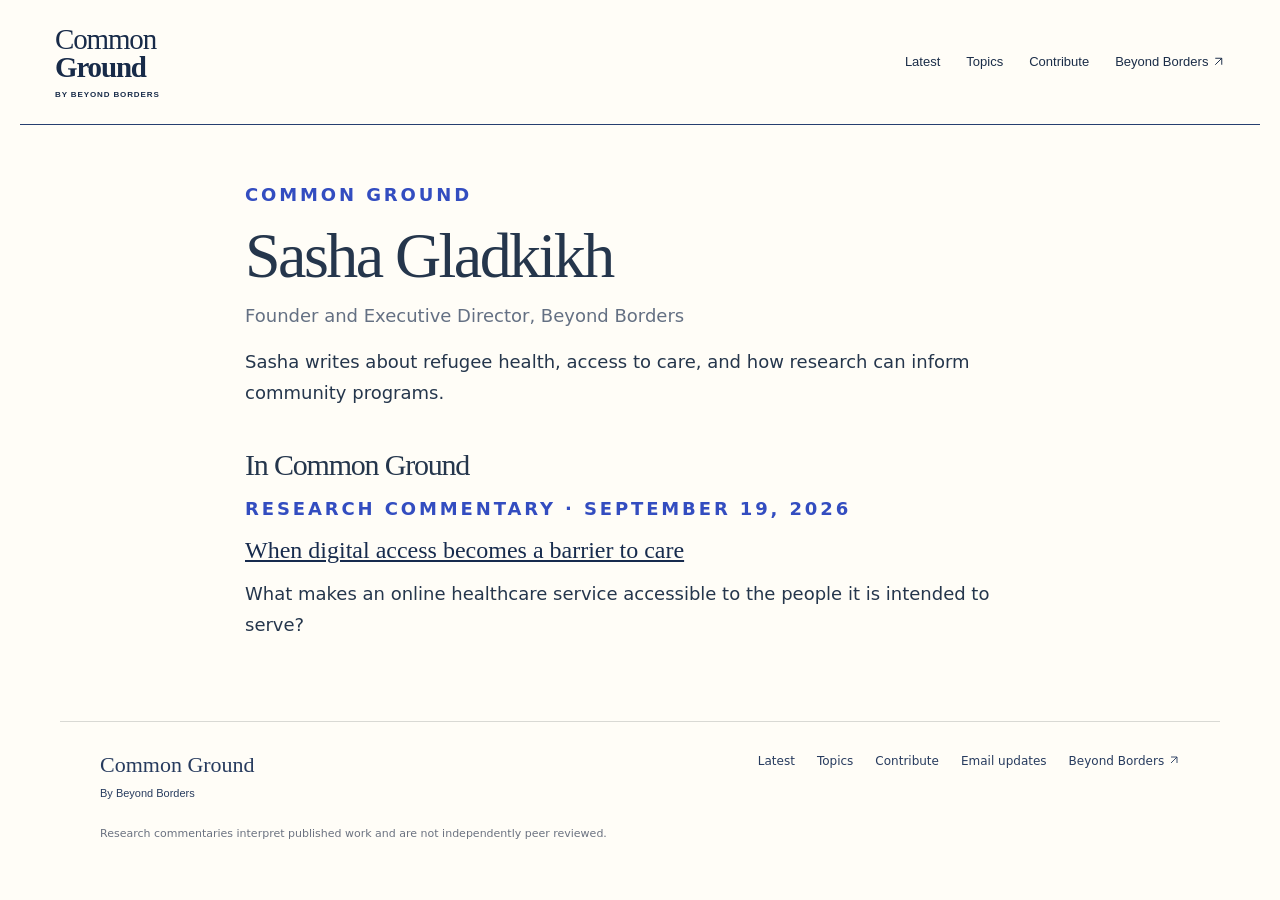
<file: common-ground-author-sasha.html>
<!doctype html><html lang="en"><head><meta charset="utf-8"><meta name="viewport" content="width=device-width,initial-scale=1"><title>Sasha Gladkikh | Common Ground</title><link rel="stylesheet" href="styles.css?v=39"><link rel="stylesheet" href="journal.css?v=6"><link rel="stylesheet" href="common-ground-editorial-type.css?v=1"><link rel="stylesheet" href="common-ground-browse.css?v=3"></head><body class="journal-page cg-resource-page"><a class="skip-link" href="#main">Skip to content</a><header class="cg-news-header"><a class="cg-news-brand" href="journal.html">Common<br><strong>Ground</strong><span>BY BEYOND BORDERS</span></a><nav aria-label="Publication navigation"><a href="journal.html">Latest</a><a href="common-ground-topics.html">Topics</a><a href="common-ground-contribute.html">Contribute</a><a href="index.html">Beyond Borders <svg class="link-arrow" viewBox="0 0 24 24" width="16" height="16" fill="none" stroke="currentColor" stroke-width="1.8" aria-hidden="true"><path d="M6 18 18 6M6 6h12v12"/></svg></a></nav></header><main id="main" class="cg-resource"><p class="eyebrow">Common Ground</p><h1>Sasha Gladkikh</h1><p class="journal-deck">Founder and Executive Director, Beyond Borders</p><p>Sasha writes about refugee health, access to care, and how research can inform community programs.</p><h2>In Common Ground</h2><p class="eyebrow">Research commentary · September 19, 2026</p><h3><a href="journal-digital-access.html">When digital access becomes a barrier to care</a></h3><p>What makes an online healthcare service accessible to the people it is intended to serve?</p></main><footer class="journal-footer cg-shared-footer"><a class="cg-footer-brand" href="journal.html">Common Ground<span>By Beyond Borders</span></a><nav aria-label="Footer navigation"><a href="journal.html">Latest</a><a href="common-ground-topics.html">Topics</a><a href="common-ground-contribute.html">Contribute</a><a href="common-ground-signup.html">Email updates</a><a href="index.html">Beyond Borders <svg class="link-arrow" viewBox="0 0 24 24" width="16" height="16" fill="none" stroke="currentColor" stroke-width="1.8" aria-hidden="true"><path d="M6 18 18 6M6 6h12v12"/></svg></a></nav><p>Research commentaries interpret published work and are not independently peer reviewed.</p></footer></body></html>
</file>
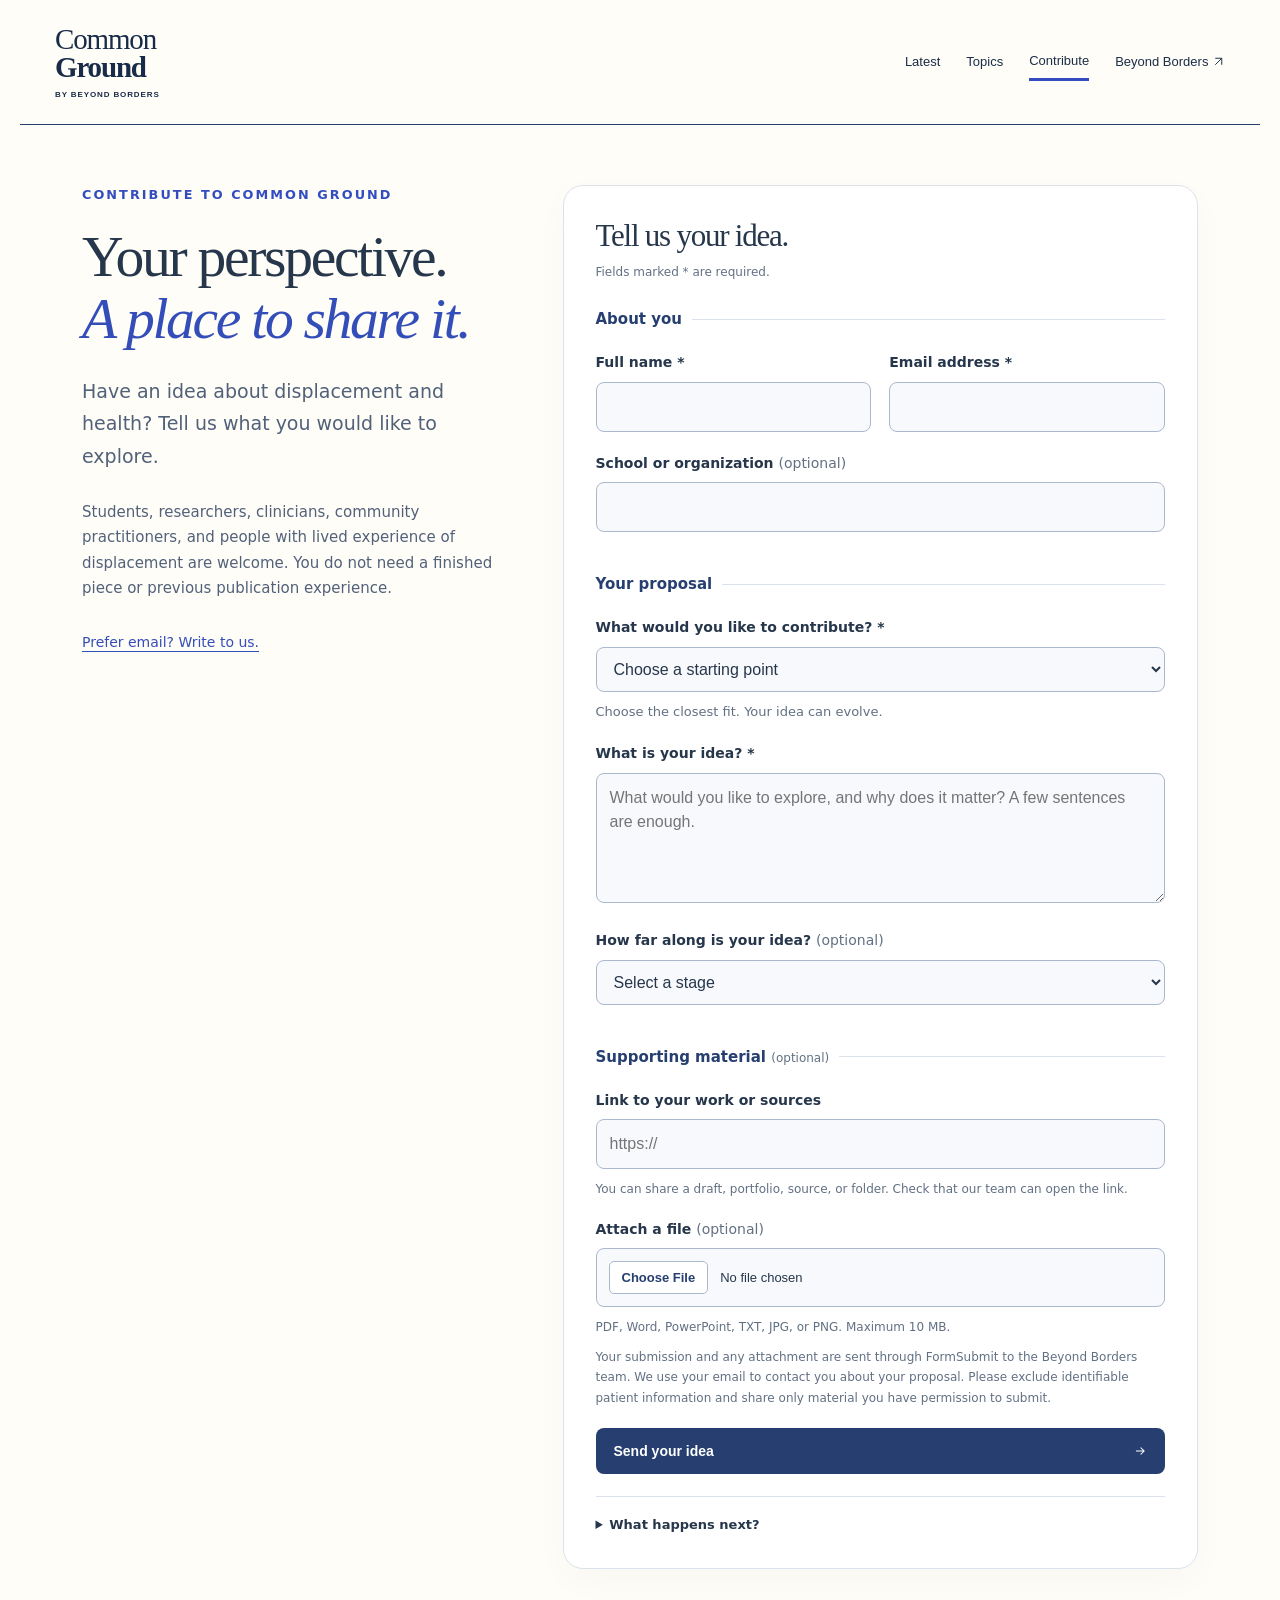
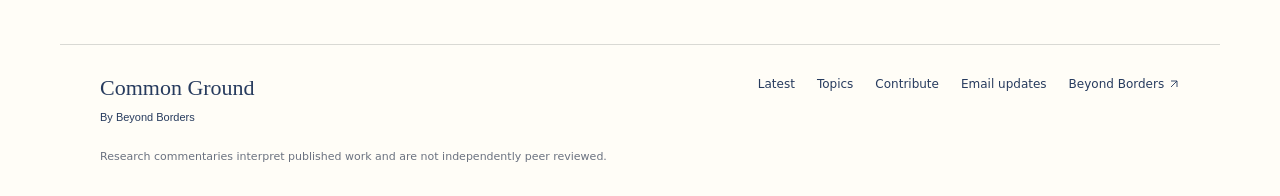
<file: common-ground-contribute.html>
<!doctype html><html lang="en"><head><meta charset="utf-8"><meta name="viewport" content="width=device-width,initial-scale=1"><title>Contribute | Common Ground</title><link rel="stylesheet" href="styles.css?v=39"><link rel="stylesheet" href="journal.css?v=8"><link rel="stylesheet" href="common-ground-editorial-type.css?v=1"><link rel="stylesheet" href="common-ground-browse.css?v=3"><link rel="stylesheet" href="common-ground-contribute.css?v=5"></head><body class="journal-page cg-resource-page"><a class="skip-link" href="#main">Skip to content</a><header class="cg-news-header"><a class="cg-news-brand" href="journal.html">Common<br><strong>Ground</strong><span>BY BEYOND BORDERS</span></a><nav aria-label="Publication navigation"><a href="journal.html">Latest</a><a href="common-ground-topics.html">Topics</a><a href="common-ground-contribute.html" aria-current="page">Contribute</a><a href="index.html">Beyond Borders <svg class="link-arrow" viewBox="0 0 24 24" width="16" height="16" fill="none" stroke="currentColor" stroke-width="1.8" aria-hidden="true"><path d="M6 18 18 6M6 6h12v12"/></svg></a></nav></header><main id="main" class="cg-contribution"><div class="cg-contribution-layout"><header><p class="eyebrow">Contribute to Common Ground</p><h1>Your perspective.<br><em>A place to share it.</em></h1><p>Have an idea about displacement and health? Tell us what you would like to explore.</p><p class="cg-welcome">Students, researchers, clinicians, community practitioners, and people with lived experience of displacement are welcome. You do not need a finished piece or previous publication experience.</p><a href="mailto:contact@beyondborders.charity">Prefer email? Write to us.</a></header><form id="cg-proposal" enctype="multipart/form-data" aria-labelledby="proposal-title" method="post" action="https://formsubmit.co/contact@beyondborders.charity"><input type="hidden" name="_subject" value="Common Ground contribution idea"><input type="hidden" name="_template" value="table"><div class="cg-form-intro"><h2 id="proposal-title">Tell us your idea.</h2><p>Fields marked * are required.</p></div><fieldset class="cg-form-section"><legend>About you</legend><div class="cg-field-row"><label for="cg-proposal-name">Full name *<input id="cg-proposal-name" name="name" autocomplete="name" required maxlength="150"></label><label for="cg-proposal-email">Email address *<input id="cg-proposal-email" type="email" name="email" autocomplete="email" required maxlength="254"></label></div><label for="cg-proposal-organization">School or organization <span>(optional)</span><input id="cg-proposal-organization" name="organization" autocomplete="organization" maxlength="200"></label></fieldset><fieldset class="cg-form-section"><legend>Your proposal</legend><label for="cg-proposal-format">What would you like to contribute? *<select id="cg-proposal-format" name="format" aria-describedby="cg-format-prompt" required><option value="" disabled selected>Choose a starting point</option><option>Research commentary</option><option>Personal or community perspective</option><option>Photography, illustration, or visual work</option><option>Another format</option><option>I am still exploring</option></select></label><p id="cg-format-prompt" aria-live="polite">Choose the closest fit. Your idea can evolve.</p><label for="cg-proposal-idea">What is your idea? *<textarea id="cg-proposal-idea" name="idea" required rows="4" maxlength="5000" placeholder="What would you like to explore, and why does it matter? A few sentences are enough."></textarea></label><label for="cg-proposal-stage">How far along is your idea? <span>(optional)</span><select id="cg-proposal-stage" name="stage"><option value="">Select a stage</option><option>Exploring an idea</option><option>Developing an outline or work in progress</option><option>Have a draft or completed work</option></select></label></fieldset><fieldset class="cg-form-section"><legend>Supporting material <span>(optional)</span></legend><label for="cg-proposal-link">Link to your work or sources<input id="cg-proposal-link" name="supporting_link" type="url" maxlength="2000" placeholder="https://" aria-describedby="cg-link-hint"></label><p id="cg-link-hint">You can share a draft, portfolio, source, or folder. Check that our team can open the link.</p><label for="cg-proposal-attachment">Attach a file <span>(optional)</span><input id="cg-proposal-attachment" type="file" name="attachment" accept=".pdf,.doc,.docx,.ppt,.pptx,.txt,.jpg,.jpeg,.png" aria-describedby="cg-attachment-hint cg-attachment-status"></label><p id="cg-attachment-hint">PDF, Word, PowerPoint, TXT, JPG, or PNG. Maximum 10 MB.</p><p id="cg-attachment-status" role="status" aria-live="polite"></p></fieldset><p class="cg-proposal-hint">Your submission and any attachment are sent through FormSubmit to the Beyond Borders team. We use your email to contact you about your proposal. Please exclude identifiable patient information and share only material you have permission to submit.</p><button type="submit">Send your idea <svg class="link-arrow" viewBox="0 0 24 24" width="16" height="16" fill="none" stroke="currentColor" stroke-width="1.8" aria-hidden="true"><path d="M5 12h14m-6-6 6 6-6 6"/></svg></button><p id="cg-proposal-status" role="status"></p><details><summary>What happens next?</summary><p>Our editorial team reviews your idea and supporting material. If we would like to explore it further, we will contact you by email to discuss the format and next steps. Submitting a proposal does not guarantee publication.</p></details></form></div></main><footer class="journal-footer cg-shared-footer"><a class="cg-footer-brand" href="journal.html">Common Ground<span>By Beyond Borders</span></a><nav aria-label="Footer navigation"><a href="journal.html">Latest</a><a href="common-ground-topics.html">Topics</a><a href="common-ground-contribute.html">Contribute</a><a href="common-ground-signup.html">Email updates</a><a href="index.html">Beyond Borders <svg class="link-arrow" viewBox="0 0 24 24" width="16" height="16" fill="none" stroke="currentColor" stroke-width="1.8" aria-hidden="true"><path d="M6 18 18 6M6 6h12v12"/></svg></a></nav><p>Research commentaries interpret published work and are not independently peer reviewed.</p></footer><script src="common-ground-contribute.js?v=20260921b"></script></body></html>
</file>
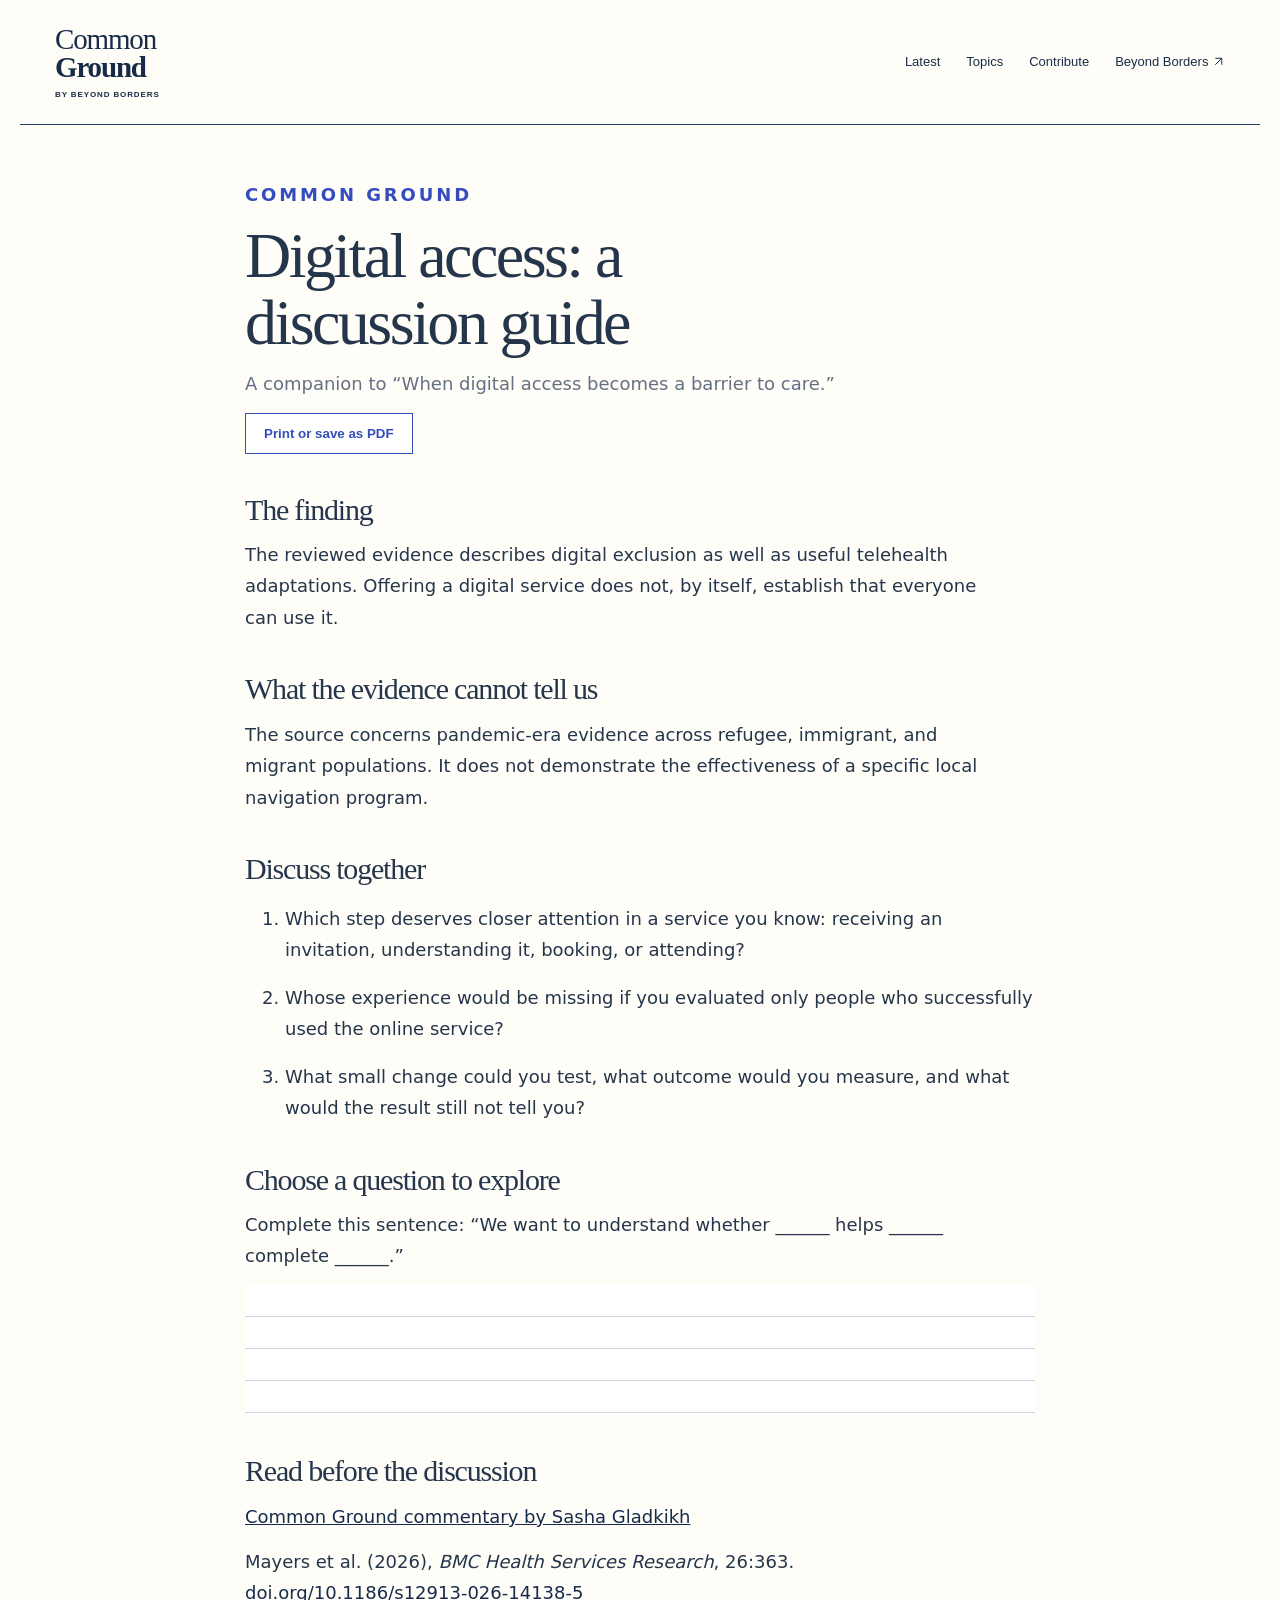
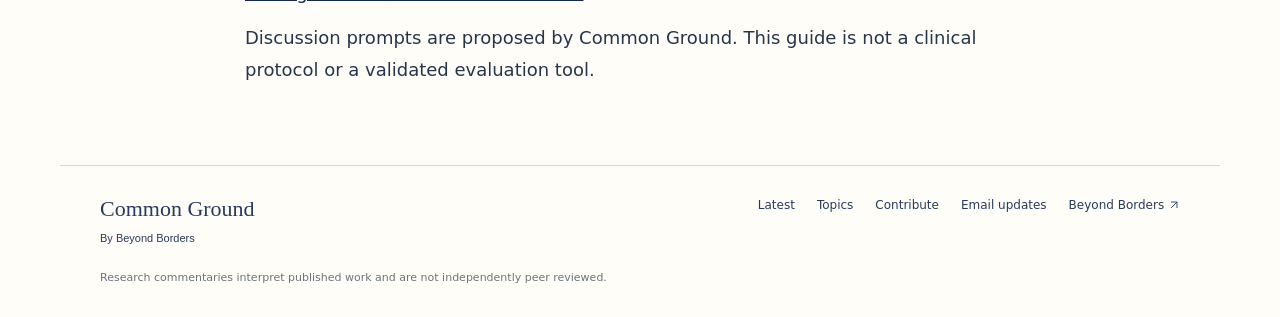
<file: common-ground-discussion-digital-access.html>
<!doctype html><html lang="en"><head><meta charset="utf-8"><meta name="viewport" content="width=device-width,initial-scale=1"><title>Digital access: a discussion guide | Common Ground</title><link rel="stylesheet" href="styles.css?v=39"><link rel="stylesheet" href="journal.css?v=6"><link rel="stylesheet" href="common-ground-editorial-type.css?v=1"><link rel="stylesheet" href="common-ground-browse.css?v=3"></head><body class="journal-page cg-resource-page"><a class="skip-link" href="#main">Skip to content</a><header class="cg-news-header"><a class="cg-news-brand" href="journal.html">Common<br><strong>Ground</strong><span>BY BEYOND BORDERS</span></a><nav aria-label="Publication navigation"><a href="journal.html">Latest</a><a href="common-ground-topics.html">Topics</a><a href="common-ground-contribute.html">Contribute</a><a href="index.html">Beyond Borders <svg class="link-arrow" viewBox="0 0 24 24" width="16" height="16" fill="none" stroke="currentColor" stroke-width="1.8" aria-hidden="true"><path d="M6 18 18 6M6 6h12v12"/></svg></a></nav></header><main id="main" class="cg-resource"><p class="eyebrow">Common Ground</p><h1>Digital access: a discussion guide</h1><p class="journal-deck">A companion to “When digital access becomes a barrier to care.”</p><button class="cg-action print-button" onclick="window.print()">Print or save as PDF</button><h2>The finding</h2><p>The reviewed evidence describes digital exclusion as well as useful telehealth adaptations. Offering a digital service does not, by itself, establish that everyone can use it.</p><h2>What the evidence cannot tell us</h2><p>The source concerns pandemic-era evidence across refugee, immigrant, and migrant populations. It does not demonstrate the effectiveness of a specific local navigation program.</p><h2>Discuss together</h2><ol><li>Which step deserves closer attention in a service you know: receiving an invitation, understanding it, booking, or attending?</li><li>Whose experience would be missing if you evaluated only people who successfully used the online service?</li><li>What small change could you test, what outcome would you measure, and what would the result still not tell you?</li></ol><h2>Choose a question to explore</h2><p>Complete this sentence: “We want to understand whether ______ helps ______ complete ______.”</p><div class="discussion-notes" aria-label="Space for written notes"></div><h2>Read before the discussion</h2><p><a href="journal-digital-access.html">Common Ground commentary by Sasha Gladkikh</a></p><p>Mayers et al. (2026), <i>BMC Health Services Research</i>, 26:363.<br><a href="https://doi.org/10.1186/s12913-026-14138-5">doi.org/10.1186/s12913-026-14138-5</a></p><p class="figure-note">Discussion prompts are proposed by Common Ground. This guide is not a clinical protocol or a validated evaluation tool.</p></main><footer class="journal-footer cg-shared-footer"><a class="cg-footer-brand" href="journal.html">Common Ground<span>By Beyond Borders</span></a><nav aria-label="Footer navigation"><a href="journal.html">Latest</a><a href="common-ground-topics.html">Topics</a><a href="common-ground-contribute.html">Contribute</a><a href="common-ground-signup.html">Email updates</a><a href="index.html">Beyond Borders <svg class="link-arrow" viewBox="0 0 24 24" width="16" height="16" fill="none" stroke="currentColor" stroke-width="1.8" aria-hidden="true"><path d="M6 18 18 6M6 6h12v12"/></svg></a></nav><p>Research commentaries interpret published work and are not independently peer reviewed.</p></footer></body></html>
</file>
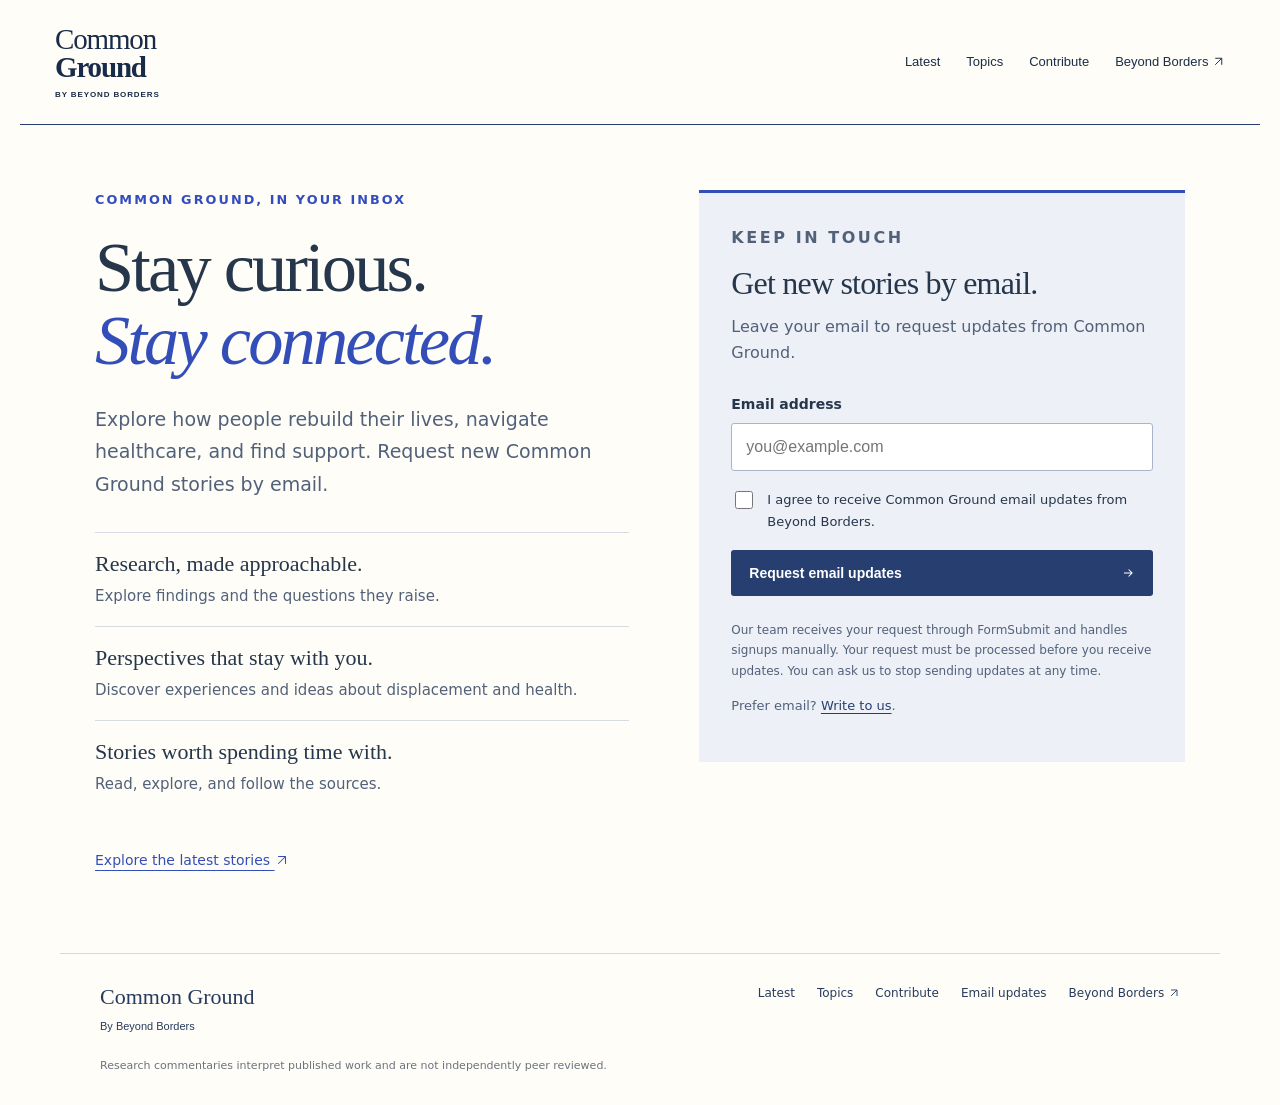
<file: common-ground-signup.html>
<!doctype html><html lang="en"><head><meta charset="utf-8"><meta name="viewport" content="width=device-width,initial-scale=1"><title>Stay connected | Common Ground</title><meta name="description" content="Request email updates from Common Ground, with research, perspectives, and visual stories on displacement and health."><link rel="stylesheet" href="styles.css?v=39"><link rel="stylesheet" href="journal.css?v=8"><link rel="stylesheet" href="common-ground-editorial-type.css?v=1"><link rel="stylesheet" href="common-ground-browse.css?v=3"><link rel="stylesheet" href="common-ground-signup.css?v=1"></head><body class="journal-page cg-resource-page"><a class="skip-link" href="#main">Skip to content</a><header class="cg-news-header"><a class="cg-news-brand" href="journal.html">Common<br><strong>Ground</strong><span>BY BEYOND BORDERS</span></a><nav aria-label="Publication navigation"><a href="journal.html">Latest</a><a href="common-ground-topics.html">Topics</a><a href="common-ground-contribute.html">Contribute</a><a href="index.html">Beyond Borders <svg class="link-arrow" viewBox="0 0 24 24" width="16" height="16" fill="none" stroke="currentColor" stroke-width="1.8" aria-hidden="true"><path d="M6 18 18 6M6 6h12v12"/></svg></a></nav></header><main id="main" class="cg-signup-page"><div class="cg-signup-intro"><p class="eyebrow">Common Ground, in your inbox</p><h1>Stay curious.<br><em>Stay connected.</em></h1><p class="cg-signup-deck">Explore how people rebuild their lives, navigate healthcare, and find support. Request new Common Ground stories by email.</p><ul class="cg-signup-promises"><li><strong>Research, made approachable.</strong><span>Explore findings and the questions they raise.</span></li><li><strong>Perspectives that stay with you.</strong><span>Discover experiences and ideas about displacement and health.</span></li><li><strong>Stories worth spending time with.</strong><span>Read, explore, and follow the sources.</span></li></ul><a class="cg-signup-browse" href="journal.html">Explore the latest stories <span aria-hidden="true"><svg class="link-arrow" viewBox="0 0 24 24" width="16" height="16" fill="none" stroke="currentColor" stroke-width="1.8" stroke-linecap="round" stroke-linejoin="round" aria-hidden="true" focusable="false"><path d="M6 18 18 6M6 6h12v12"/></svg></span></a></div><section class="cg-signup-panel" aria-labelledby="signup-title"><p class="eyebrow">Keep in touch</p><h2 id="signup-title">Get new stories by email.</h2><p>Leave your email to request updates from Common Ground.</p><form id="newsletter-form" method="post" action="https://formsubmit.co/contact@beyondborders.charity"><input type="hidden" name="_subject" value="Common Ground newsletter signup request"><input type="hidden" name="source" value="Common Ground signup page"><label for="newsletter-email">Email address</label><input id="newsletter-email" type="email" name="email" autocomplete="email" placeholder="you@example.com" required maxlength="254"><label class="cg-signup-consent"><input type="checkbox" name="newsletter_consent" value="I agree to receive Common Ground email updates from Beyond Borders." required><span>I agree to receive Common Ground email updates from Beyond Borders.</span></label><button type="submit">Request email updates <svg class="link-arrow" viewBox="0 0 24 24" width="18" height="18" fill="none" stroke="currentColor" stroke-width="1.8" aria-hidden="true"><path d="M5 12h14m-6-6 6 6-6 6"/></svg></button><p id="newsletter-status" role="status" aria-live="polite"></p></form><p class="cg-signup-note">Our team receives your request through FormSubmit and handles signups manually. Your request must be processed before you receive updates. You can ask us to stop sending updates at any time.</p><p class="cg-signup-contact">Prefer email? <a href="mailto:contact@beyondborders.charity?subject=Common%20Ground%20email%20updates&amp;body=Please%20add%20me%20to%20Common%20Ground%20email%20updates.%20I%20agree%20to%20receive%20these%20emails%20from%20Beyond%20Borders.">Write to us</a>.</p></section></main><footer class="journal-footer cg-shared-footer"><a class="cg-footer-brand" href="journal.html">Common Ground<span>By Beyond Borders</span></a><nav aria-label="Footer navigation"><a href="journal.html">Latest</a><a href="common-ground-topics.html">Topics</a><a href="common-ground-contribute.html">Contribute</a><a href="common-ground-signup.html">Email updates</a><a href="index.html">Beyond Borders <svg class="link-arrow" viewBox="0 0 24 24" width="16" height="16" fill="none" stroke="currentColor" stroke-width="1.8" aria-hidden="true"><path d="M6 18 18 6M6 6h12v12"/></svg></a></nav><p>Research commentaries interpret published work and are not independently peer reviewed.</p></footer><script src="common-ground-signup.js?v=20260921b"></script></body></html>
</file>
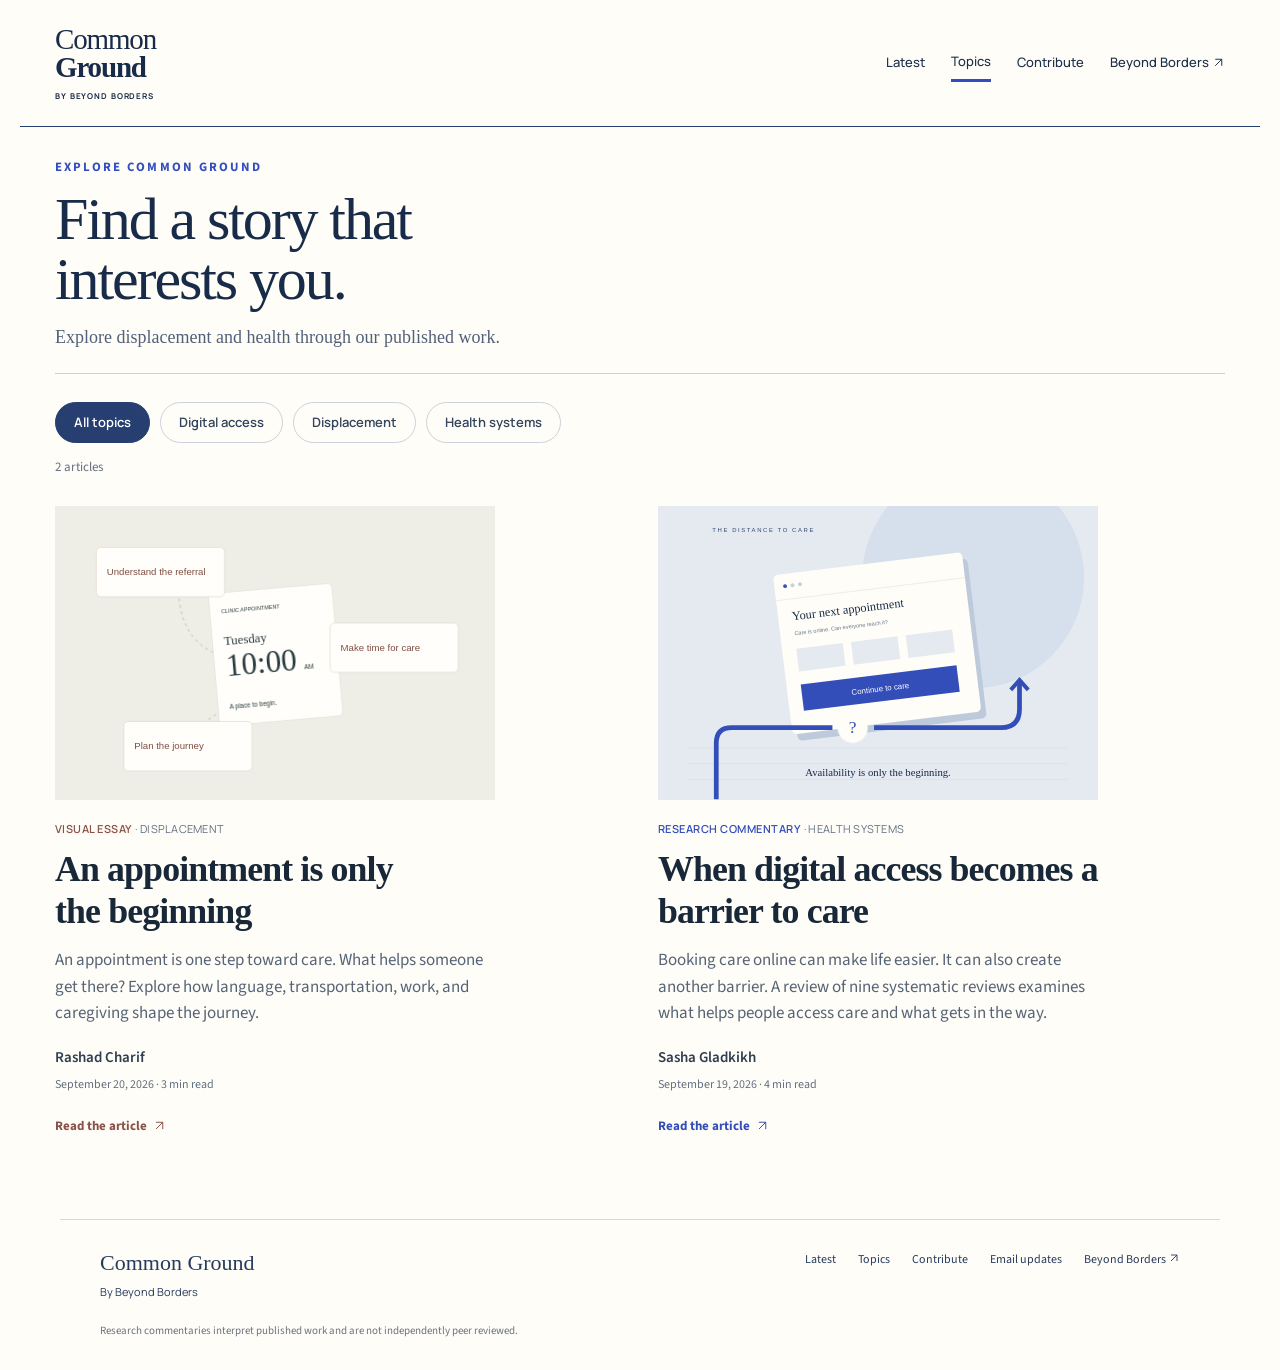
<file: common-ground-topics.html>
<!doctype html><html lang="en"><head><meta charset="utf-8"><meta name="viewport" content="width=device-width,initial-scale=1"><title>Topics | Common Ground</title><meta name="description" content="Research commentary and perspectives on displacement, health, and access to care."><link rel="icon" href="assets/mark.png"><link rel="stylesheet" href="https://fonts.googleapis.com/css2?family=Manrope:wght@400;600;700;800&family=Source+Sans+3:wght@400;500;600;700&display=swap"><link rel="stylesheet" href="styles.css?v=39"><link rel="stylesheet" href="journal.css?v=8"><link rel="stylesheet" href="common-ground-editorial-type.css?v=1"><link rel="stylesheet" href="common-ground-browse.css?v=3"></head><body class="journal-page gazette-home cg-topics-page"><a class="skip-link" href="#main">Skip to content</a><header class="cg-news-header"><a class="cg-news-brand" href="journal.html">Common<br><strong>Ground</strong><span>BY BEYOND BORDERS</span></a><nav aria-label="Publication navigation"><a href="journal.html">Latest</a><a href="common-ground-topics.html" aria-current="page">Topics</a><a href="common-ground-contribute.html">Contribute</a><a href="index.html">Beyond Borders <svg class="link-arrow" viewBox="0 0 24 24" width="16" height="16" fill="none" stroke="currentColor" stroke-width="1.8" aria-hidden="true"><path d="M6 18 18 6M6 6h12v12"/></svg></a></nav></header><div class="cg-topic-bar"><span>Displacement</span><span>Health</span><span>Research</span><span>Community</span></div><main id="main" class="cg-news-main cg-topics-main"><header class="cg-cover-heading"><p class="eyebrow">Explore Common Ground</p><h1>Find a story that interests you.</h1><p>Explore displacement and health through our published work.</p></header><div class="cg-topic-filters" role="group" aria-label="Filter articles by topic" hidden><button type="button" data-topic="all" aria-pressed="true">All topics</button><button type="button" data-topic="Digital access" aria-pressed="false">Digital access</button><button type="button" data-topic="Displacement" aria-pressed="false">Displacement</button><button type="button" data-topic="Health systems" aria-pressed="false">Health systems</button></div><p class="cg-topic-count" role="status" aria-live="polite">2 articles</p><div class="cg-story-grid cg-topic-grid"><article class="cg-story story-resettlement" data-topics="[&quot;Displacement&quot;, &quot;Health systems&quot;]" data-format="Visual essay" data-search="an appointment is only the beginning an appointment is one step toward care. what helps someone get there? explore how language, transportation, work, and caregiving shape the journey. rashad charif displacement health systems"><a class="cg-story-image" href="journal-resettlement.html" aria-label="Read An appointment is only the beginning"><svg class="cg-preview-svg" aria-hidden="true" focusable="false" xmlns="http://www.w3.org/2000/svg" viewBox="0 0 960 640"><rect width="960" height="640" fill="#eeeee6"/><g class="cg-connections" fill="none" stroke="#b7b7a4" stroke-width="2" stroke-dasharray="6 8"><path d="M270 160Q260 340 450 340M710 320L520 340M300 490L460 380"/></g><g class="cg-ticket" transform="translate(345 180) rotate(-5 130 130)"><rect width="270" height="290" rx="10" fill="#fffefa" stroke="#d7d7cb"/><g fill="#293b40" font-family="Georgia,serif"><text x="25" y="45" font-family="Arial,sans-serif" font-size="12">CLINIC APPOINTMENT</text><text x="25" y="114" font-size="28">Tuesday</text><text x="25" y="183" font-size="68">10:00</text><text x="195" y="183" font-family="Arial,sans-serif" font-size="14">AM</text><text x="25" y="254" font-family="Arial,sans-serif" font-size="14">A place to begin.</text></g></g><g class="cg-steps" fill="#fffefa" stroke="#d8c5b7"><rect x="90" y="90" width="280" height="108" rx="10"/><rect x="600" y="255" width="280" height="108" rx="10"/><rect x="150" y="470" width="280" height="108" rx="10"/></g><g class="cg-step-labels" font-family="Arial,sans-serif" font-size="21" fill="#7f4e43"><text x="113" y="151">Understand the referral</text><text x="623" y="316">Make time for care</text><text x="173" y="531">Plan the journey</text></g></svg></a><div class="cg-story-copy"><p class="cg-story-category">Visual essay <span>· Displacement</span></p><h2><a href="journal-resettlement.html">An appointment is only the beginning</a></h2><p class="cg-story-summary">An appointment is one step toward care. What helps someone get there? Explore how language, transportation, work, and caregiving shape the journey.</p><p class="cg-story-meta"><span class="cg-author-name">Rashad Charif</span><span class="cg-publish-details"><time datetime="2026-09-20">September 20, 2026</time> · 3 min read</span></p><a class="cg-story-read" href="journal-resettlement.html">Read the article <span aria-hidden="true"><svg class="link-arrow" viewBox="0 0 24 24" width="16" height="16" fill="none" stroke="currentColor" stroke-width="1.8" stroke-linecap="round" stroke-linejoin="round" aria-hidden="true" focusable="false"><path d="M6 18 18 6M6 6h12v12"/></svg></span></a></div></article><article class="cg-story story-digital-access " data-topics="[&quot;Health systems&quot;, &quot;Digital access&quot;]" data-format="Research commentary" data-search="when digital access becomes a barrier to care booking care online can make life easier. it can also create another barrier. a review of nine systematic reviews examines what helps people access care and what gets in the way. sasha gladkikh health systems digital access"><a class="cg-story-image" href="journal-digital-access.html" aria-label="Read When digital access becomes a barrier to care"><svg class="cg-preview-svg" aria-hidden="true" focusable="false" xmlns="http://www.w3.org/2000/svg" width="960" height="740" viewBox="0 0 960 740"><rect width="960" height="740" fill="#e5eaf1"/><path d="M0 610H960M0 650H960M0 690H960" stroke="#ccd5e2"/><circle cx="720" cy="180" r="280" fill="#d6dfec"/><text x="62" y="65" font-family="Arial,sans-serif" font-size="15" letter-spacing="4" fill="#31486d">THE DISTANCE TO CARE</text><g transform="translate(240 145) rotate(-7 230 220)"><rect x="12" y="18" width="480" height="405" rx="12" fill="#bdcadb"/><rect width="480" height="405" rx="12" fill="#fffdf7"/><path d="M0 65H480" stroke="#ccd5e2"/><circle cx="27" cy="31" r="5" fill="#354fba"/><circle cx="46" cy="31" r="5" fill="#c6cfde"/><circle cx="65" cy="31" r="5" fill="#c6cfde"/><text x="35" y="119" font-family="Georgia,serif" font-size="31" fill="#182b49">Your next appointment</text><text x="36" y="157" font-family="Arial,sans-serif" font-size="14" fill="#68788f">Care is online. Can everyone reach it?</text><g fill="#e5eaf1"><rect x="36" y="191" width="118" height="58"/><rect x="175" y="191" width="118" height="58"/><rect x="314" y="191" width="118" height="58"/></g><rect x="36" y="282" width="396" height="67" fill="#344eb9"/><text x="234" y="324" text-anchor="middle" font-family="Arial,sans-serif" font-size="20" fill="white">Continue to care</text></g><path class="cg-route-in" pathLength="1" d="M72 740V598Q72 559 111 559H365" fill="none" stroke="#344eb9" stroke-width="12"/><path class="cg-route-out" pathLength="1" d="M470 559H790Q837 559 837 512V441" fill="none" stroke="#344eb9" stroke-width="12"/><path d="M815 464L837 439L859 464" fill="none" stroke="#344eb9" stroke-width="10"/><circle class="cg-barrier" cx="416" cy="559" r="38" fill="#fffdf7"/><text x="416" y="573" text-anchor="middle" font-family="Georgia,serif" font-size="44" fill="#344eb9">?</text><text x="480" y="682" text-anchor="middle" font-family="Georgia,serif" font-size="27" fill="#182b49">Availability is only the beginning.</text></svg></a><div class="cg-story-copy"><p class="cg-story-category">Research commentary <span>· Health systems</span></p><h2><a href="journal-digital-access.html">When digital access becomes a barrier to care</a></h2><p class="cg-story-summary">Booking care online can make life easier. It can also create another barrier. A review of nine systematic reviews examines what helps people access care and what gets in the way.</p><p class="cg-story-meta"><span class="cg-author-name">Sasha Gladkikh</span><span class="cg-publish-details"><time datetime="2026-09-19">September 19, 2026</time> · 4 min read</span></p><a class="cg-story-read" href="journal-digital-access.html">Read the article <span aria-hidden="true"><svg class="link-arrow" viewBox="0 0 24 24" width="16" height="16" fill="none" stroke="currentColor" stroke-width="1.8" stroke-linecap="round" stroke-linejoin="round" aria-hidden="true" focusable="false"><path d="M6 18 18 6M6 6h12v12"/></svg></span></a></div></article></div></main><footer class="journal-footer cg-shared-footer"><a class="cg-footer-brand" href="journal.html">Common Ground<span>By Beyond Borders</span></a><nav aria-label="Footer navigation"><a href="journal.html">Latest</a><a href="common-ground-topics.html">Topics</a><a href="common-ground-contribute.html">Contribute</a><a href="common-ground-signup.html">Email updates</a><a href="index.html">Beyond Borders <svg class="link-arrow" viewBox="0 0 24 24" width="16" height="16" fill="none" stroke="currentColor" stroke-width="1.8" aria-hidden="true"><path d="M6 18 18 6M6 6h12v12"/></svg></a></nav><p>Research commentaries interpret published work and are not independently peer reviewed.</p></footer><script src="common-ground.js?v=3"></script></body></html>
</file>
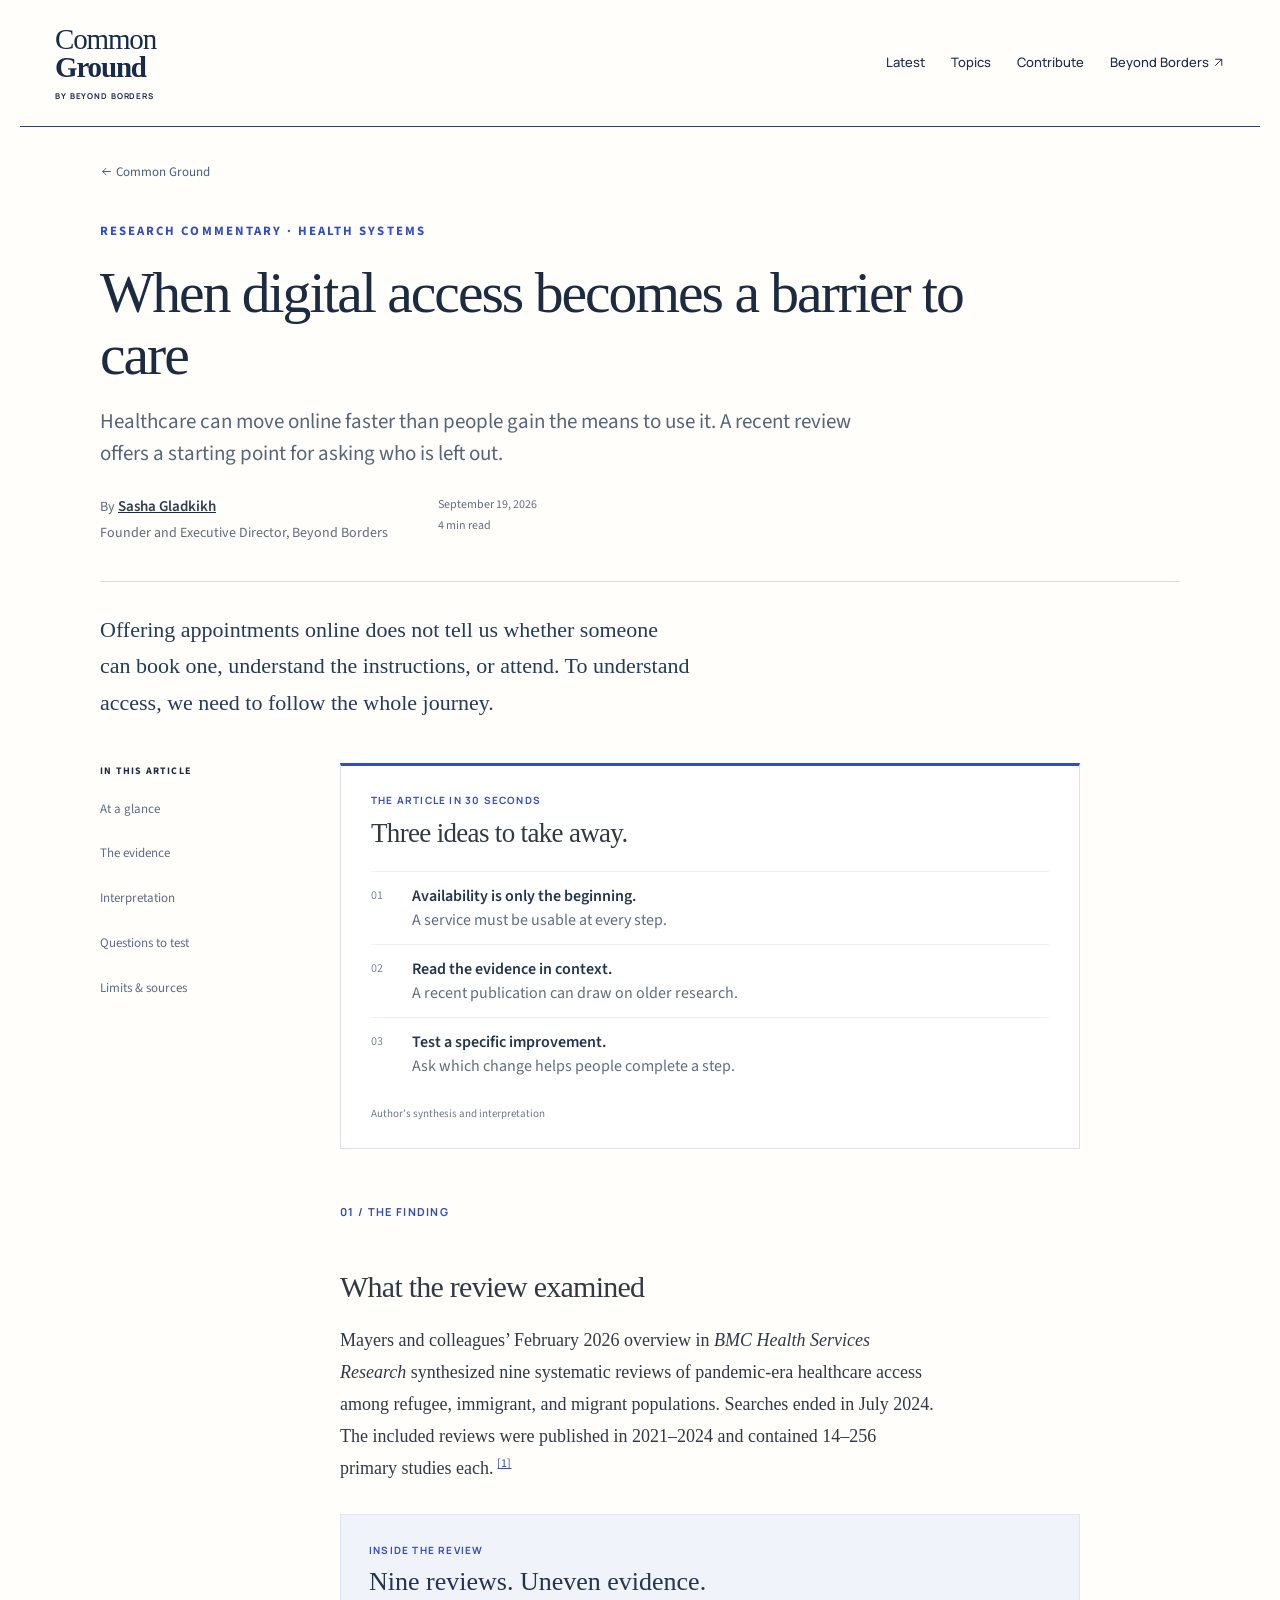
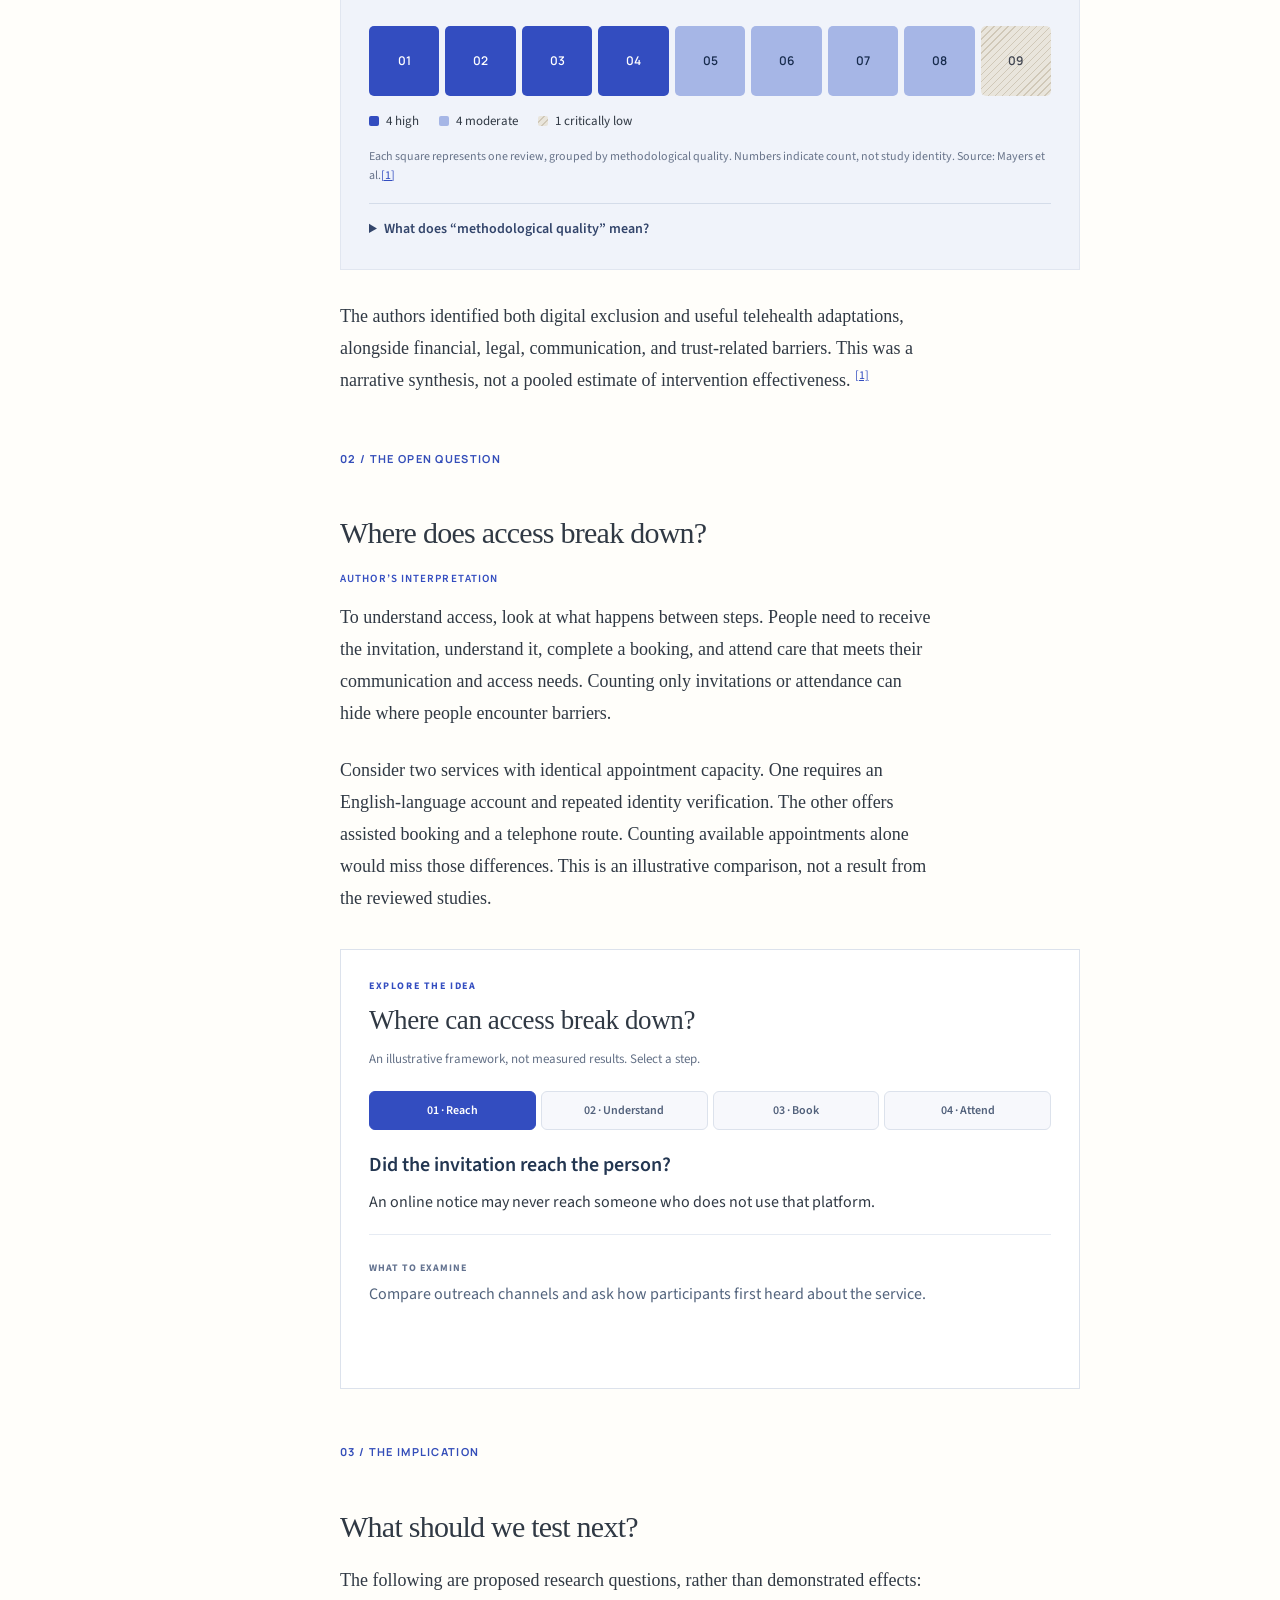
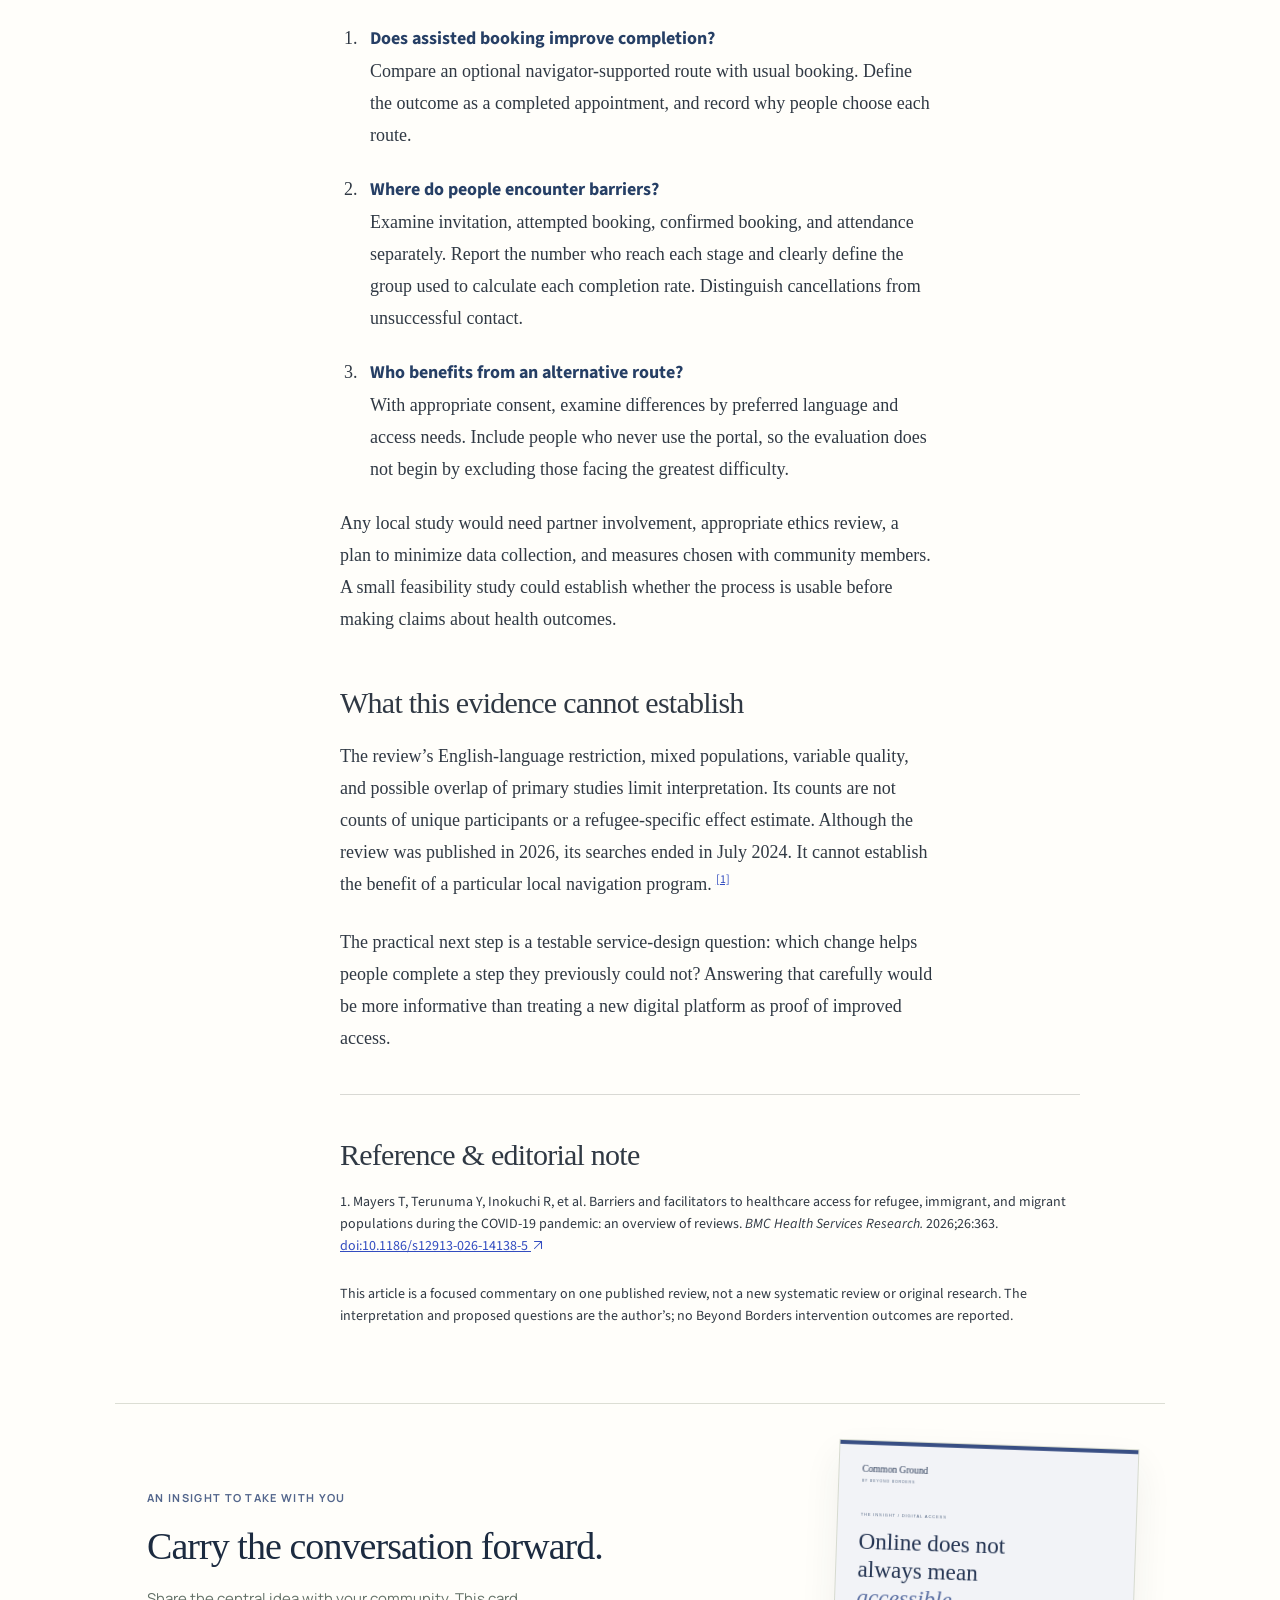
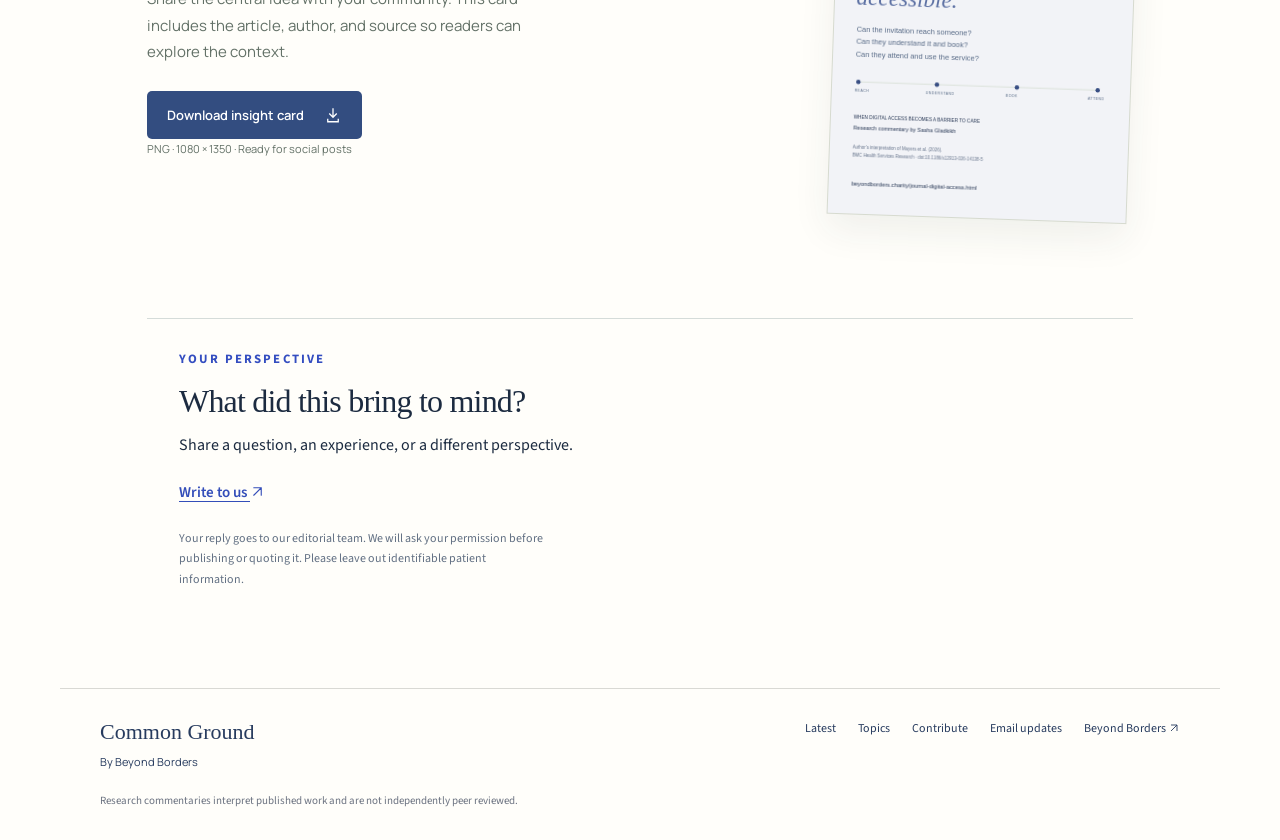
<file: journal-digital-access.html>
<!doctype html><html lang="en"><head><meta charset="utf-8"><meta name="viewport" content="width=device-width,initial-scale=1"><link rel="icon" href="assets/mark.png"><link rel="stylesheet" href="https://fonts.googleapis.com/css2?family=Manrope:wght@400;600;700;800&family=Source+Sans+3:wght@400;500;600;700&display=swap"><link rel="stylesheet" href="styles.css?v=39"><link rel="stylesheet" href="journal.css?v=6"><title>When digital access becomes a barrier to care | Common Ground</title><meta name="description" content="Sasha Gladkikh examines a 2026 evidence review and proposes research questions for more accessible digital healthcare."><link rel="stylesheet" href="common-ground-share.css?v=1"><link rel="stylesheet" href="common-ground-editorial-type.css?v=1"><link rel="stylesheet" href="common-ground-browse.css?v=3"></head><body class="journal-page article-page"><div class="reading-progress" aria-hidden="true"><span></span></div><a class="skip-link" href="#main">Skip to content</a><header class="cg-news-header"><a class="cg-news-brand" href="journal.html">Common<br><strong>Ground</strong><span>BY BEYOND BORDERS</span></a><nav aria-label="Publication navigation"><a href="journal.html">Latest</a><a href="common-ground-topics.html">Topics</a><a href="common-ground-contribute.html">Contribute</a><a href="index.html">Beyond Borders <svg class="link-arrow" viewBox="0 0 24 24" width="16" height="16" fill="none" stroke="currentColor" stroke-width="1.8" aria-hidden="true"><path d="M6 18 18 6M6 6h12v12"/></svg></a></nav></header><main id="main" class="journal-shell"><a class="journal-back" href="journal.html"><svg class="link-arrow" viewBox="0 0 24 24" width="16" height="16" fill="none" stroke="currentColor" stroke-width="1.8" stroke-linecap="round" stroke-linejoin="round" aria-hidden="true" focusable="false"><path d="M19 12H5m6-6-6 6 6 6"/></svg> Common Ground</a><header class="article-heading"><p class="eyebrow">Research commentary · Health systems</p><h1>When digital access becomes a barrier to care</h1><p class="journal-deck">Healthcare can move online faster than people gain the means to use it. A recent review offers a starting point for asking who is left out.</p><div class="article-byline"><span>By <a href="common-ground-author-sasha.html"><strong>Sasha Gladkikh</strong></a><br>Founder and Executive Director, Beyond Borders</span><span>September 19, 2026<br>4 min read</span></div></header><div class="cg-reading-opening article-body"><p class="article-intro">Offering appointments online does not tell us whether someone can book one, understand the instructions, or attend. To understand access, we need to follow the whole journey.</p></div><div class="article-layout"><aside class="article-contents" aria-label="Article contents"><p>IN THIS ARTICLE</p><a href="#at-a-glance">At a glance</a><a href="#evidence">The evidence</a><a href="#interpretation">Interpretation</a><a href="#questions">Questions to test</a><a href="#limits">Limits &amp; sources</a></aside><article class="article-body"><section class="reading-brief" id="at-a-glance" aria-labelledby="brief-title"><p class="eyebrow">The article in 30 seconds</p><h2 id="brief-title">Three ideas to take away.</h2><ol><li><strong>Availability is only the beginning.</strong><span>A service must be usable at every step.</span></li><li><strong>Read the evidence in context.</strong><span>A recent publication can draw on older research.</span></li><li><strong>Test a specific improvement.</strong><span>Ask which change helps people complete a step.</span></li></ol><p class="brief-label">Author’s synthesis and interpretation</p></section><p class="editorial-stage">01 / The finding</p><h2 id="evidence">What the review examined</h2><p>Mayers and colleagues’ February 2026 overview in <i>BMC Health Services Research</i> synthesized nine systematic reviews of pandemic-era healthcare access among refugee, immigrant, and migrant populations. Searches ended in July 2024. The included reviews were published in 2021–2024 and contained 14–256 primary studies each.<a href="#ref-1" class="cite">[1]</a></p><figure class="evidence-card"><figcaption><span class="eyebrow">Inside the review</span><strong>Nine reviews. Uneven evidence.</strong></figcaption><div class="evidence-matrix" role="img" aria-label="Nine reviews: four high quality, four moderate quality, and one critically low quality, as assessed in the source paper."><span class="quality-high" aria-hidden="true">01</span><span class="quality-high" aria-hidden="true">02</span><span class="quality-high" aria-hidden="true">03</span><span class="quality-high" aria-hidden="true">04</span><span class="quality-moderate" aria-hidden="true">05</span><span class="quality-moderate" aria-hidden="true">06</span><span class="quality-moderate" aria-hidden="true">07</span><span class="quality-moderate" aria-hidden="true">08</span><span class="quality-low" aria-hidden="true">09</span></div><div class="quality-key"><span><i class="quality-high"></i>4 high</span><span><i class="quality-moderate"></i>4 moderate</span><span><i class="quality-low"></i>1 critically low</span></div><p class="figure-note">Each square represents one review, grouped by methodological quality. Numbers indicate count, not study identity. Source: Mayers et al.<a href="#ref-1">[1]</a></p><details class="evidence-details"><summary>What does “methodological quality” mean?</summary><p>It describes how rigorously a review was conducted. These categories are the source authors’ AMSTAR 2 assessments; they do not measure the size of an intervention’s benefit. A high-quality review can still describe uncertain or incomplete evidence.</p></details></figure><p>The authors identified both digital exclusion and useful telehealth adaptations, alongside financial, legal, communication, and trust-related barriers. This was a narrative synthesis, not a pooled estimate of intervention effectiveness.<a href="#ref-1" class="cite">[1]</a></p><p class="editorial-stage">02 / The open question</p><h2 id="interpretation">Where does access break down?</h2><p class="interpretation-label">Author’s interpretation</p><p>To understand access, look at what happens between steps. People need to receive the invitation, understand it, complete a booking, and attend care that meets their communication and access needs. Counting only invitations or attendance can hide where people encounter barriers.</p><p>Consider two services with identical appointment capacity. One requires an English-language account and repeated identity verification. The other offers assisted booking and a telephone route. Counting available appointments alone would miss those differences. This is an illustrative comparison, not a result from the reviewed studies.</p><section class="access-explorer" aria-labelledby="access-title"><p class="eyebrow">Explore the idea</p><h3 id="access-title">Where can access break down?</h3><p class="explorer-note">An illustrative framework, not measured results. Select a step.</p><div class="access-tabs" role="tablist" aria-label="Steps in accessing care"><button role="tab" id="access-tab-0" aria-controls="access-panel" aria-selected="true" tabindex="0" type="button">01 · Reach</button><button role="tab" id="access-tab-1" aria-controls="access-panel" aria-selected="false" tabindex="-1" type="button">02 · Understand</button><button role="tab" id="access-tab-2" aria-controls="access-panel" aria-selected="false" tabindex="-1" type="button">03 · Book</button><button role="tab" id="access-tab-3" aria-controls="access-panel" aria-selected="false" tabindex="-1" type="button">04 · Attend</button></div><div id="access-panel" role="tabpanel" aria-labelledby="access-tab-0" tabindex="0"><h4 id="access-question">Did the invitation reach the person?</h4><p id="access-example">An online notice may never reach someone who does not use that platform.</p><div><span>What to examine</span><p id="access-measure">Compare outreach channels and ask how participants first heard about the service.</p></div></div><noscript><p>Examine whether people receive the invitation, understand the instructions, complete a booking, and attend the appointment.</p></noscript></section><p class="editorial-stage">03 / The implication</p><h2 id="questions">What should we test next?</h2><p>The following are proposed research questions, rather than demonstrated effects:</p><ol class="research-questions"><li><strong>Does assisted booking improve completion?</strong> Compare an optional navigator-supported route with usual booking. Define the outcome as a completed appointment, and record why people choose each route.</li><li><strong>Where do people encounter barriers?</strong> Examine invitation, attempted booking, confirmed booking, and attendance separately. Report the number who reach each stage and clearly define the group used to calculate each completion rate. Distinguish cancellations from unsuccessful contact.</li><li><strong>Who benefits from an alternative route?</strong> With appropriate consent, examine differences by preferred language and access needs. Include people who never use the portal, so the evaluation does not begin by excluding those facing the greatest difficulty.</li></ol><p>Any local study would need partner involvement, appropriate ethics review, a plan to minimize data collection, and measures chosen with community members. A small feasibility study could establish whether the process is usable before making claims about health outcomes.</p><h2 id="limits">What this evidence cannot establish</h2><p>The review’s English-language restriction, mixed populations, variable quality, and possible overlap of primary studies limit interpretation. Its counts are not counts of unique participants or a refugee-specific effect estimate. Although the review was published in 2026, its searches ended in July 2024. It cannot establish the benefit of a particular local navigation program.<a href="#ref-1" class="cite">[1]</a></p><p>The practical next step is a testable service-design question: which change helps people complete a step they previously could not? Answering that carefully would be more informative than treating a new digital platform as proof of improved access.</p><section class="article-references"><h2>Reference &amp; editorial note</h2><p id="ref-1">1. Mayers T, Terunuma Y, Inokuchi R, et al. Barriers and facilitators to healthcare access for refugee, immigrant, and migrant populations during the COVID-19 pandemic: an overview of reviews. <i>BMC Health Services Research.</i> 2026;26:363. <a href="https://doi.org/10.1186/s12913-026-14138-5" target="_blank" rel="noopener">doi:10.1186/s12913-026-14138-5 <svg class="link-arrow" viewBox="0 0 24 24" width="16" height="16" fill="none" stroke="currentColor" stroke-width="1.8" stroke-linecap="round" stroke-linejoin="round" aria-hidden="true" focusable="false"><path d="M6 18 18 6M6 6h12v12"/></svg></a></p><p>This article is a focused commentary on one published review, not a new systematic review or original research. The interpretation and proposed questions are the author’s; no Beyond Borders intervention outcomes are reported.</p></section></article></div><section class="ap-share-section" aria-labelledby="share-title"><div class="ap-share-copy"><p class="ap-eyebrow">An insight to take with you</p><h2 id="share-title">Carry the conversation forward.</h2><p>Share the central idea with your community. This card includes the article, author, and source so readers can explore the context.</p><a class="ap-download" href="assets/common-ground-digital-insight.png" download="Common-Ground-Digital-Access.png">Download insight card <svg width="18" height="18" viewBox="0 0 24 24" fill="none" stroke="currentColor" stroke-width="1.7" aria-hidden="true"><path d="M12 3v12m-5-5 5 5 5-5M5 17v4h14v-4"/></svg></a><p class="ap-share-format">PNG · 1080 × 1350 · Ready for social posts</p></div><a class="ap-card-preview" href="assets/common-ground-digital-insight.png" aria-label="Open the full-size insight card"><img src="assets/common-ground-digital-insight.svg" width="1080" height="1350" loading="lazy" alt="Online does not always mean accessible. Can the invitation reach someone? Can they understand it and book? Can they attend and use the service? Research commentary by Sasha Gladkikh, interpreting Mayers et al., 2026."></a></section><section class="cg-reader-reply"><p class="eyebrow">Your perspective</p><h2>What did this bring to mind?</h2><p>Share a question, an experience, or a different perspective.</p><a href="mailto:contact@beyondborders.charity?subject=Common%20Ground%20reader%20response%3A%20When%20digital%20access%20becomes%20a%20barrier%20to%20care">Write to us <span aria-hidden="true"><svg class="link-arrow" viewBox="0 0 24 24" width="16" height="16" fill="none" stroke="currentColor" stroke-width="1.8" stroke-linecap="round" stroke-linejoin="round" aria-hidden="true" focusable="false"><path d="M6 18 18 6M6 6h12v12"/></svg></span></a><p class="cg-reply-note">Your reply goes to our editorial team. We will ask your permission before publishing or quoting it. Please leave out identifiable patient information.</p></section></main><dialog id="source-dialog" aria-labelledby="source-title"><button type="button" class="source-close" aria-label="Close evidence panel">Close ×</button><p class="eyebrow">Source file / 01</p><h2 id="source-title">Behind the claim</h2><p id="source-claim"></p><dl><dt>Study</dt><dd>Mayers et al., 2026. An overview of nine systematic reviews.</dd><dt>Population &amp; context</dt><dd>Refugee, immigrant, and migrant populations; healthcare access during the COVID-19 pandemic.</dd><dt>Evidence window</dt><dd>Searches ended July 2024. Included reviews were published in 2021–2024.</dd><dt>Interpret with care</dt><dd>Narrative synthesis, not a pooled effect estimate. Mixed populations and possible overlap prevent treating study counts as unique participants or refugee-specific effects.</dd></dl><a href="https://doi.org/10.1186/s12913-026-14138-5" target="_blank" rel="noopener">Read the original paper <svg class="link-arrow" viewBox="0 0 24 24" width="16" height="16" fill="none" stroke="currentColor" stroke-width="1.8" stroke-linecap="round" stroke-linejoin="round" aria-hidden="true" focusable="false"><path d="M6 18 18 6M6 6h12v12"/></svg></a><p class="figure-note">The source supports the research summary. The proposed access framework and research questions are the author’s interpretation.</p></dialog><footer class="journal-footer cg-shared-footer"><a class="cg-footer-brand" href="journal.html">Common Ground<span>By Beyond Borders</span></a><nav aria-label="Footer navigation"><a href="journal.html">Latest</a><a href="common-ground-topics.html">Topics</a><a href="common-ground-contribute.html">Contribute</a><a href="common-ground-signup.html">Email updates</a><a href="index.html">Beyond Borders <svg class="link-arrow" viewBox="0 0 24 24" width="16" height="16" fill="none" stroke="currentColor" stroke-width="1.8" aria-hidden="true"><path d="M6 18 18 6M6 6h12v12"/></svg></a></nav><p>Research commentaries interpret published work and are not independently peer reviewed.</p></footer><script src="journal.js?v=2"></script></body></html>
</file>
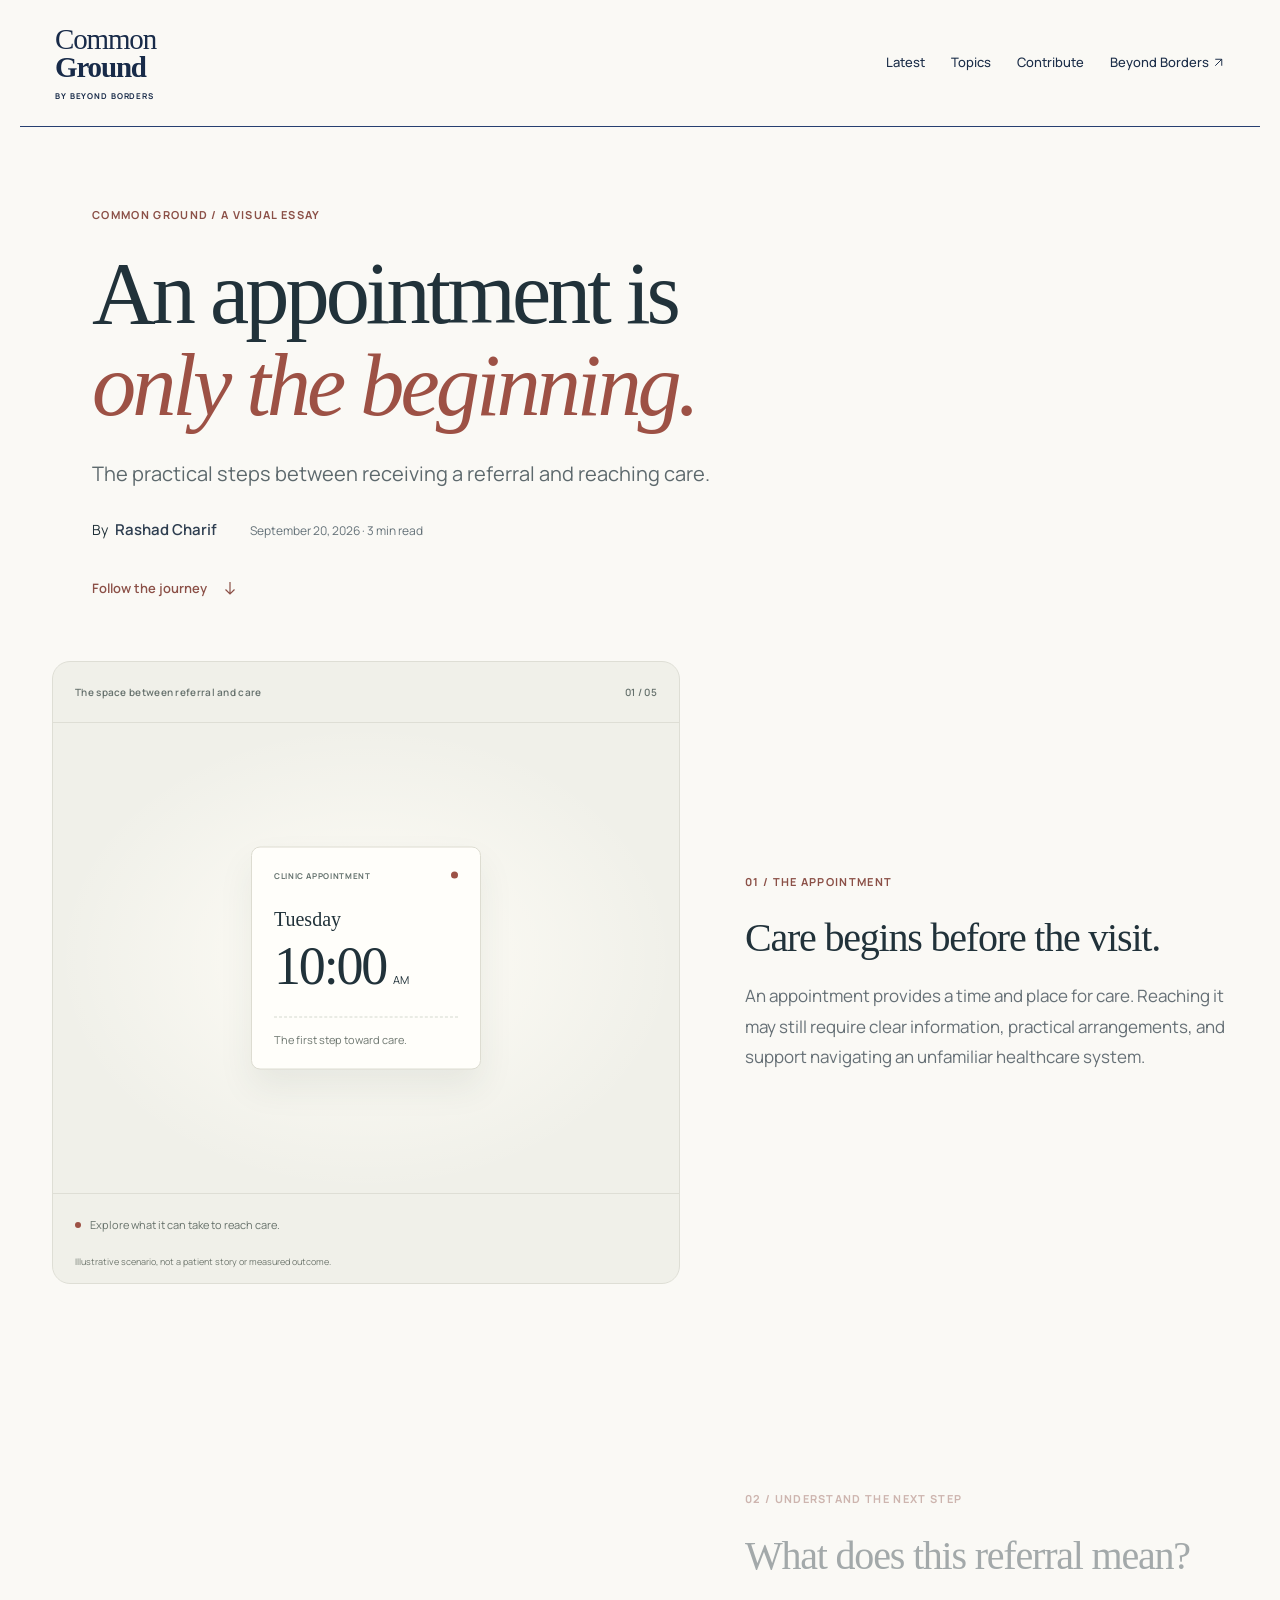
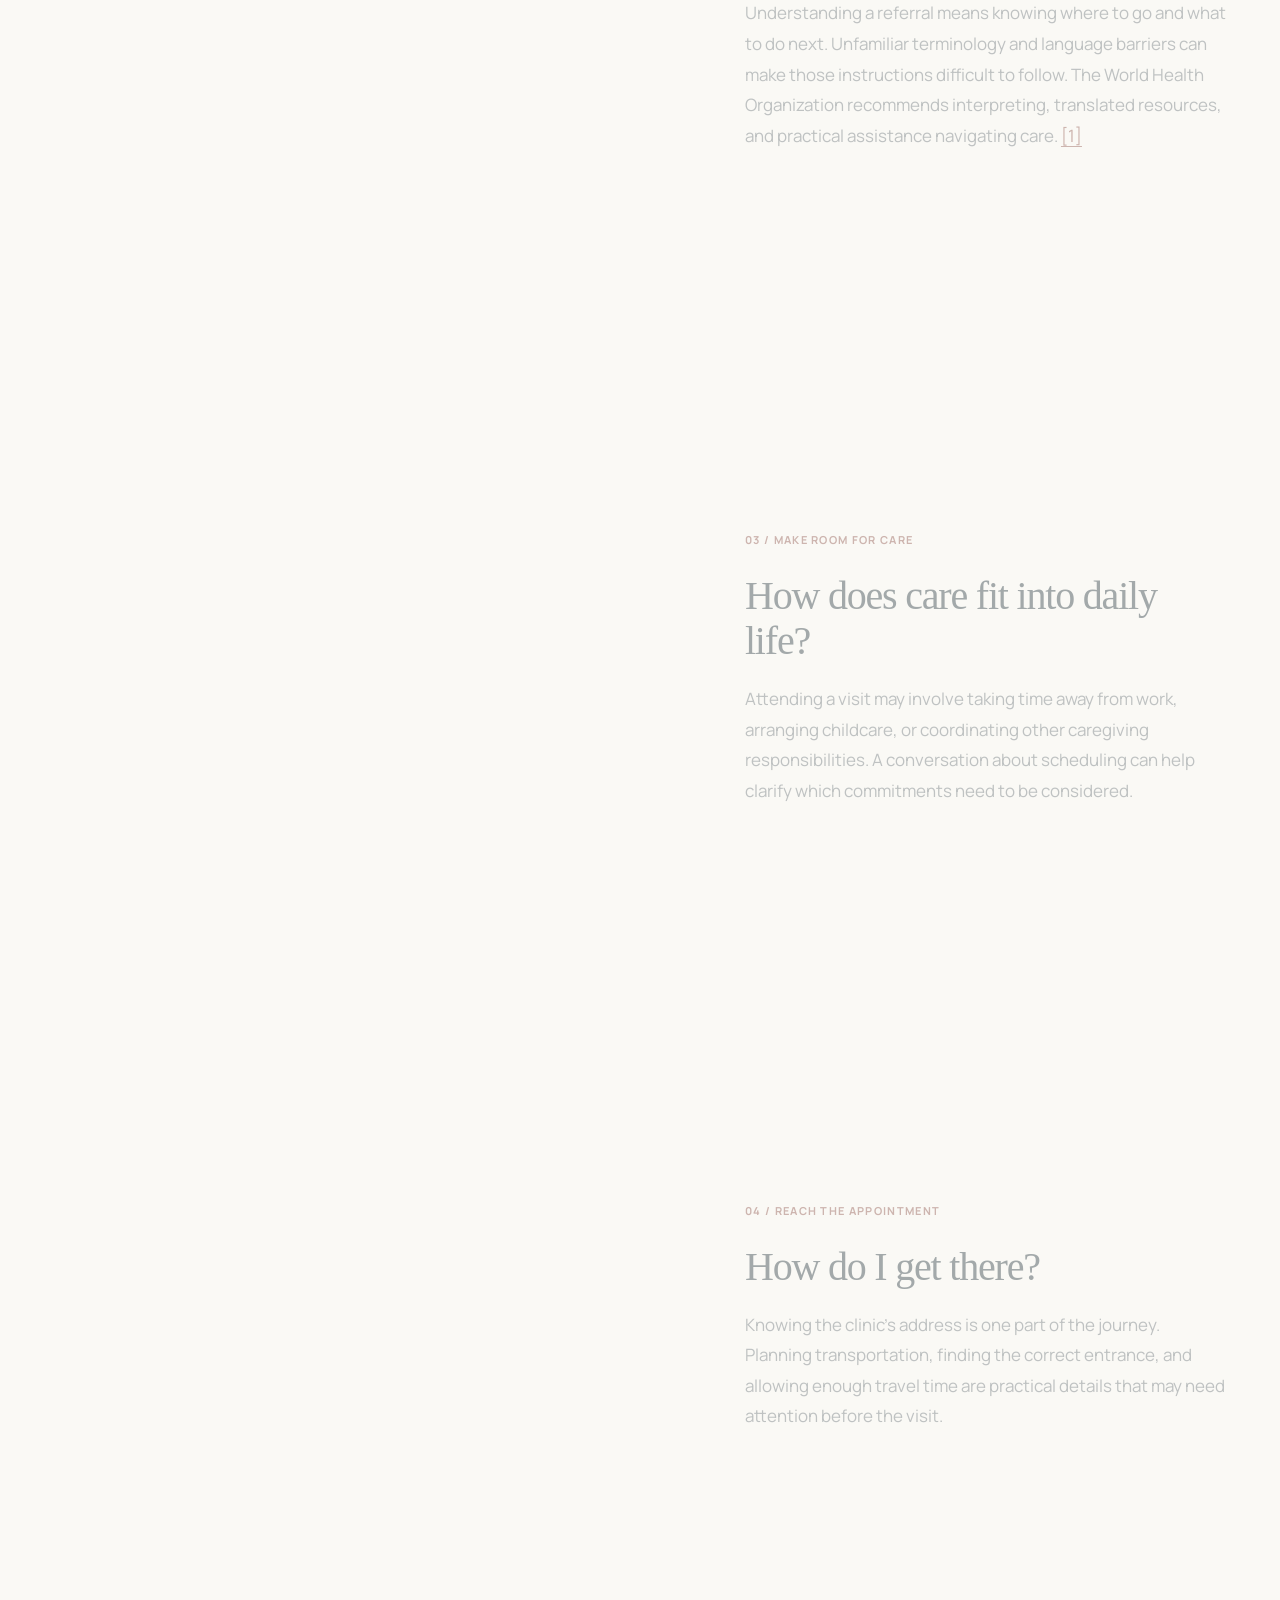
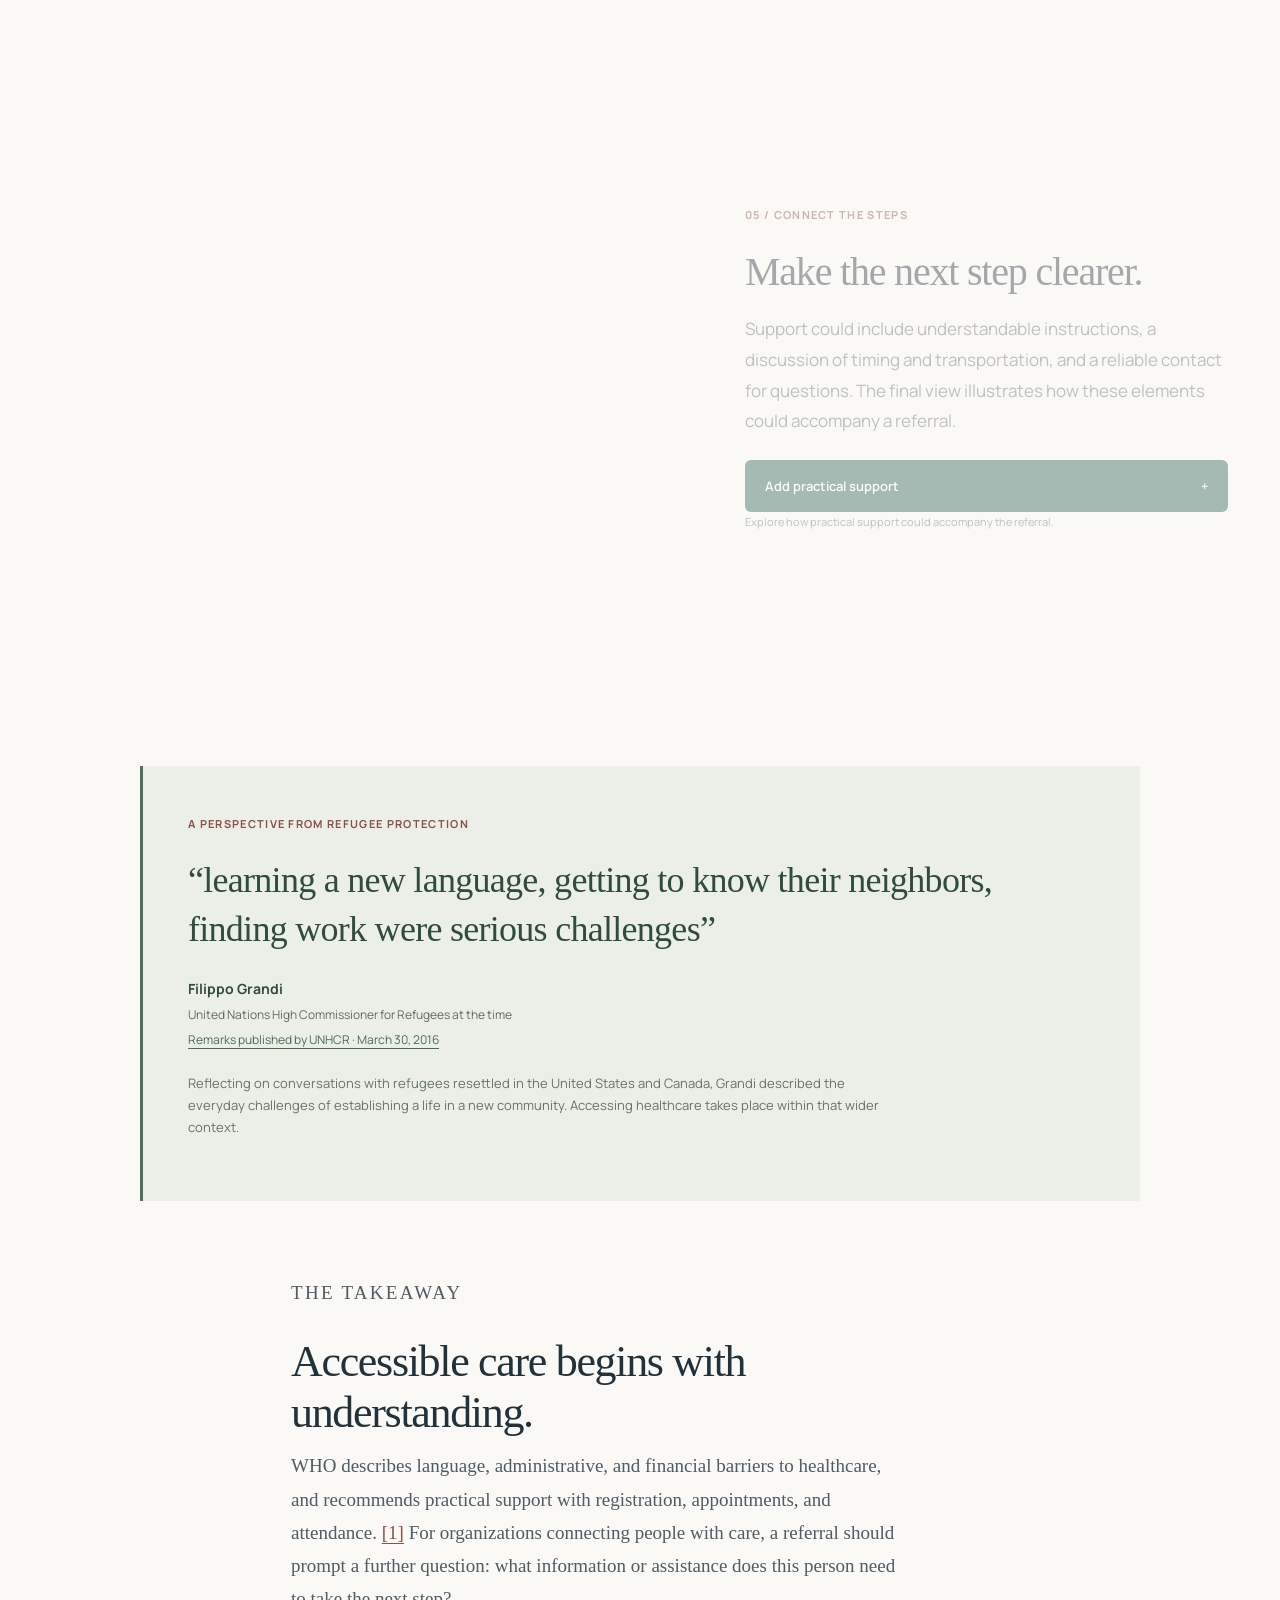
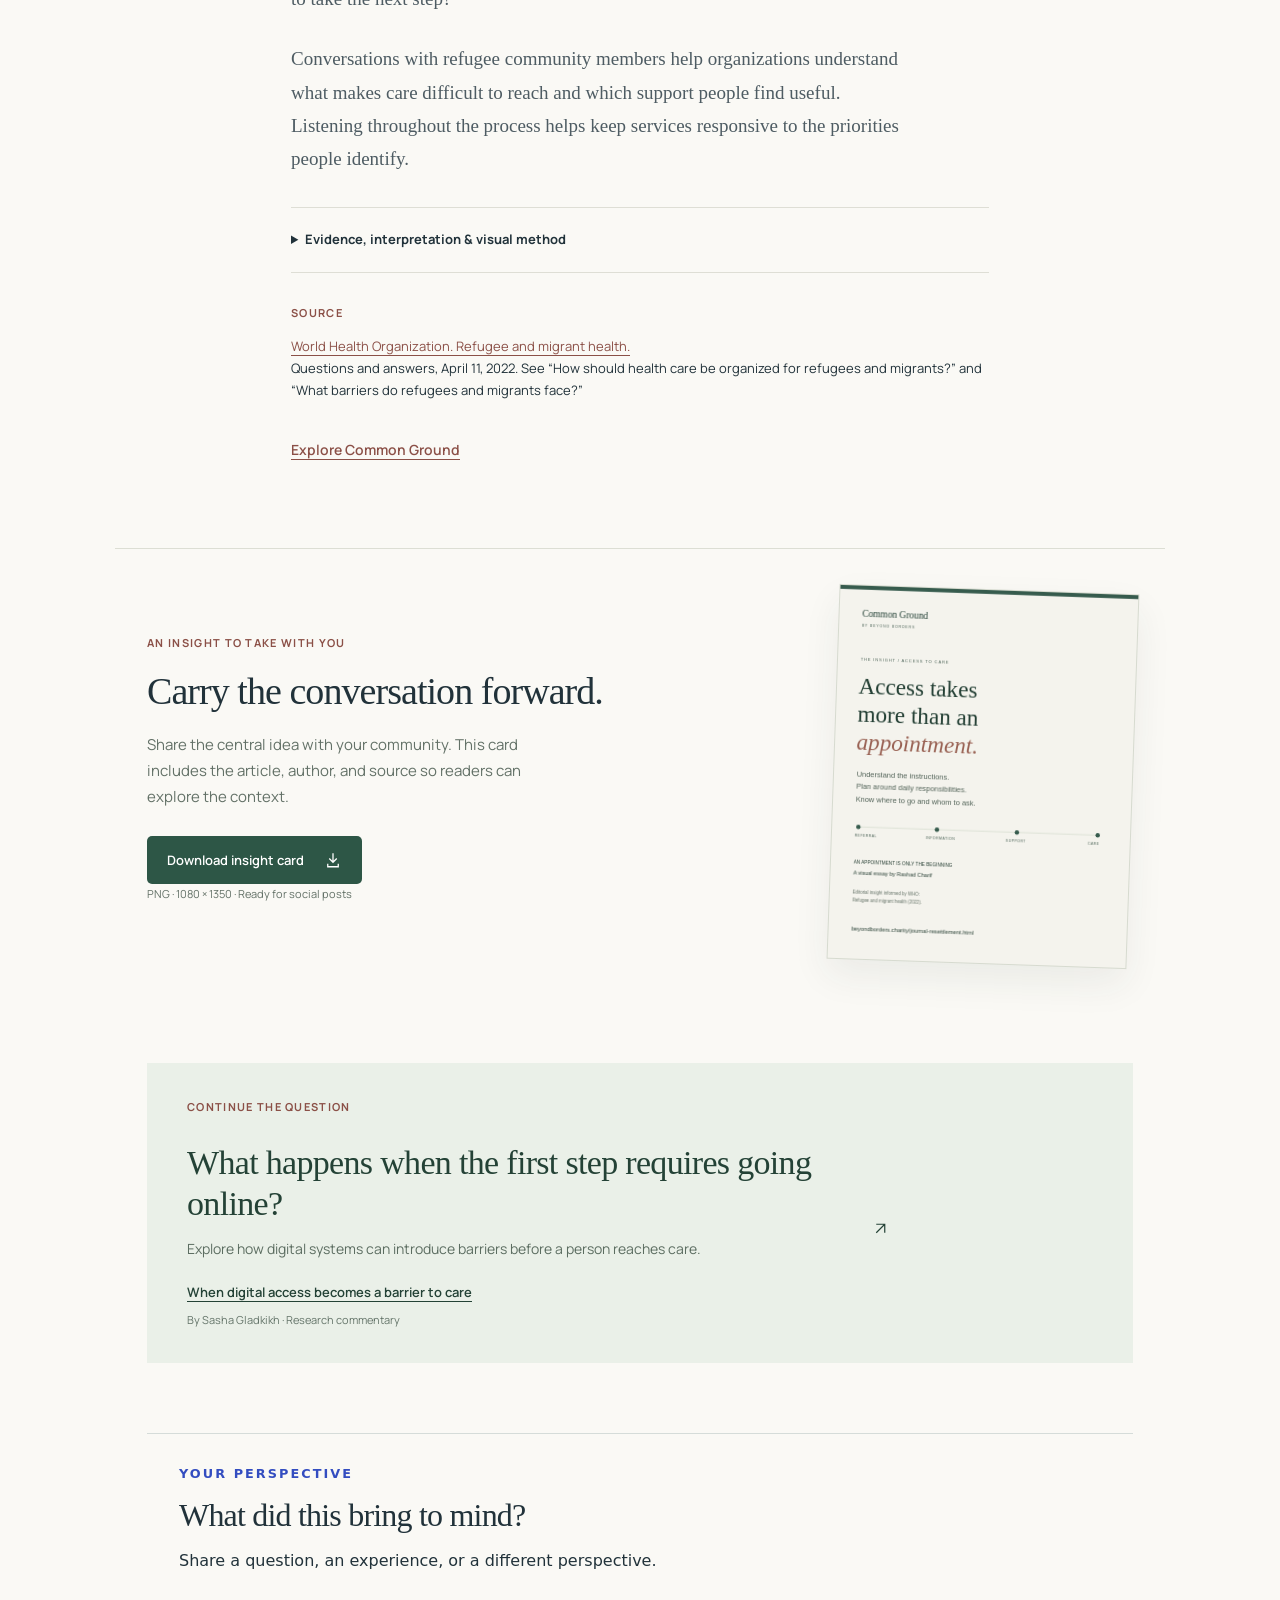
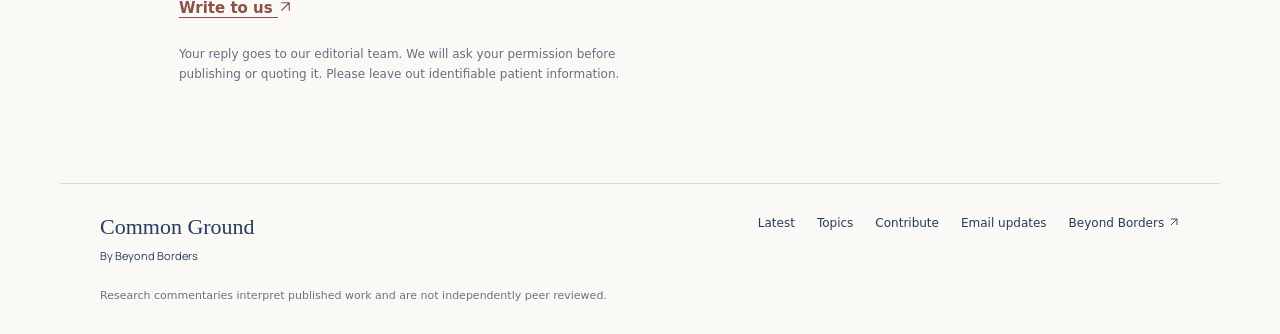
<file: journal-resettlement.html>
<!doctype html><html lang="en"><head><meta charset="utf-8"><meta name="viewport" content="width=device-width,initial-scale=1"><title>An appointment is only the beginning | Common Ground</title><meta name="description" content="A visual essay by Rashad Charif exploring the practical steps between a referral and access to care."><link rel="icon" href="assets/mark.png"><link rel="stylesheet" href="https://fonts.googleapis.com/css2?family=Manrope:wght@400;600;700;800&display=swap"><link rel="stylesheet" href="styles.css?v=39"><link rel="stylesheet" href="journal.css?v=6"><link rel="stylesheet" href="journal-resettlement.css?v=6"><noscript><style>.ap-chapter{opacity:1}.ap-orbit{opacity:1;transform:none}.ap-support-toggle,.ap-toggle-note{display:none}</style></noscript><link rel="stylesheet" href="common-ground-editorial-type.css?v=1"><link rel="stylesheet" href="common-ground-browse.css?v=3"></head><body class="journal-page appointment-page"><a class="skip-link" href="#main">Skip to content</a><header class="cg-news-header"><a class="cg-news-brand" href="journal.html">Common<br><strong>Ground</strong><span>BY BEYOND BORDERS</span></a><nav aria-label="Publication navigation"><a href="journal.html">Latest</a><a href="common-ground-topics.html">Topics</a><a href="common-ground-contribute.html">Contribute</a><a href="index.html">Beyond Borders <svg class="link-arrow" viewBox="0 0 24 24" width="16" height="16" fill="none" stroke="currentColor" stroke-width="1.8" aria-hidden="true"><path d="M6 18 18 6M6 6h12v12"/></svg></a></nav></header><main id="main"><header class="appointment-heading"><p class="ap-eyebrow">Common Ground / A visual essay</p><h1>An appointment is<br><em>only the beginning.</em></h1><p class="ap-deck">The practical steps between receiving a referral and reaching care.</p><div class="ap-byline">By <strong>Rashad Charif</strong><span>September 20, 2026 · 3 min read</span></div><a class="ap-start" href="#journey">Follow the journey <svg width="18" height="18" viewBox="0 0 24 24" fill="none" stroke="currentColor" stroke-width="1.6" aria-hidden="true"><path d="M12 4v16m-6-6 6 6 6-6"/></svg></a></header><section id="journey" class="ap-journey" aria-label="From referral to care"><div class="ap-stage"><div class="ap-stage-top"><span>The space between referral and care</span><span id="ap-count">01 / 05</span></div><div class="ap-scene" data-step="0"><svg class="ap-connectors" viewBox="0 0 600 550" preserveAspectRatio="none" aria-hidden="true"><path class="link-language" d="M180 145 Q140 250 290 270"/><path class="link-time" d="M440 210 Q470 270 330 285"/><path class="link-travel" d="M200 420 Q240 340 290 310"/></svg><div class="appointment-ticket"><div class="ticket-top"><span>CLINIC APPOINTMENT</span><i aria-hidden="true"></i></div><p class="ticket-day">Tuesday</p><p class="ticket-time">10:00<span>AM</span></p><div class="ticket-line"></div><p class="ticket-bottom">The first step toward care.</p></div><div class="ap-orbit orbit-language"><span class="orbit-number">01 / UNDERSTAND</span><strong data-before="Understand the referral" data-after="Clear instructions">Understand the referral</strong><span data-before="What is the next step?" data-after="In a language I understand">What is the next step?</span></div><div class="ap-orbit orbit-time"><span class="orbit-number">02 / ARRANGE</span><strong data-before="Make time for care" data-after="Discuss scheduling needs">Make time for care</strong><span data-before="Work. Family. Other commitments." data-after="Consider work and caregiving">Work. Family. Other commitments.</span></div><div class="ap-orbit orbit-travel"><span class="orbit-number">03 / REACH</span><strong data-before="Plan the journey" data-after="Directions & a contact">Plan the journey</strong><span data-before="Where do I go? How do I get there?" data-after="Know where to go and who can help">Where do I go? How do I get there?</span></div><div class="ap-support-label">Support around the appointment</div></div><div class="ap-stage-bottom"><span class="ap-indicator"></span><p id="ap-stage-label">Explore what it can take to reach care.</p></div><p class="ap-illustration-note">Illustrative scenario, not a patient story or measured outcome.</p></div><div class="ap-chapters"><section class="ap-chapter" data-index="0" data-status="Explore what it can take to reach care." aria-labelledby="chapter-0"><p class="ap-eyebrow">01 / The appointment</p><h2 id="chapter-0">Care begins before the visit.</h2><p>An appointment provides a time and place for care. Reaching it may still require clear information, practical arrangements, and support navigating an unfamiliar healthcare system.</p></section><section class="ap-chapter" data-index="1" data-status="Language access" aria-labelledby="chapter-1"><p class="ap-eyebrow">02 / Understand the next step</p><h2 id="chapter-1">What does this referral mean?</h2><p>Understanding a referral means knowing where to go and what to do next. Unfamiliar terminology and language barriers can make those instructions difficult to follow. The World Health Organization recommends interpreting, translated resources, and practical assistance navigating care. <a href="#source-1">[1]</a></p></section><section class="ap-chapter" data-index="2" data-status="Time & responsibilities" aria-labelledby="chapter-2"><p class="ap-eyebrow">03 / Make room for care</p><h2 id="chapter-2">How does care fit into daily life?</h2><p>Attending a visit may involve taking time away from work, arranging childcare, or coordinating other caregiving responsibilities. A conversation about scheduling can help clarify which commitments need to be considered.</p></section><section class="ap-chapter" data-index="3" data-status="The journey" aria-labelledby="chapter-3"><p class="ap-eyebrow">04 / Reach the appointment</p><h2 id="chapter-3">How do I get there?</h2><p>Knowing the clinic’s address is one part of the journey. Planning transportation, finding the correct entrance, and allowing enough travel time are practical details that may need attention before the visit.</p></section><section class="ap-chapter" data-index="4" data-status="Support for the next step" aria-labelledby="chapter-4"><p class="ap-eyebrow">05 / Connect the steps</p><h2 id="chapter-4">Make the next step clearer.</h2><p>Support could include understandable instructions, a discussion of timing and transportation, and a reliable contact for questions. The final view illustrates how these elements could accompany a referral.</p><button class="ap-support-toggle" aria-pressed="false">Add practical support <span aria-hidden="true">+</span></button><p class="ap-toggle-note">Explore how practical support could accompany the referral.</p></section></div></section><figure class="ap-public-voice"><p class="ap-eyebrow">A perspective from refugee protection</p><blockquote>“learning a new language, getting to know their neighbors, finding work were serious challenges”</blockquote><figcaption><strong>Filippo Grandi</strong><span>United Nations High Commissioner for Refugees at the time</span><a href="https://www.unhcr.org/publications/high-level-meeting-global-responsibility-sharing-through-pathway-admission-syrian-0">Remarks published by UNHCR · March 30, 2016</a></figcaption><p>Reflecting on conversations with refugees resettled in the United States and Canada, Grandi described the everyday challenges of establishing a life in a new community. Accessing healthcare takes place within that wider context.</p></figure><section class="ap-conclusion"><p class="ap-eyebrow">The takeaway</p><h2>Accessible care begins with understanding.</h2><p>WHO describes language, administrative, and financial barriers to healthcare, and recommends practical support with registration, appointments, and attendance. <a href="#source-1">[1]</a> For organizations connecting people with care, a referral should prompt a further question: what information or assistance does this person need to take the next step?</p><p>Conversations with refugee community members help organizations understand what makes care difficult to reach and which support people find useful. Listening throughout the process helps keep services responsive to the priorities people identify.</p><details><summary>Evidence, interpretation & visual method</summary><p>The WHO source below informs the discussion of healthcare navigation and language access. The appointment and practical arrangements are illustrative, not a real patient’s experience. They do not represent every refugee’s circumstances. The support view presents suggestions for service design; their effectiveness has not been evaluated in this essay. The Grandi excerpt comes from a public statement and does not imply an endorsement of Beyond Borders. This visual essay is not independently peer reviewed.</p></details><section id="source-1" class="ap-reference"><p class="ap-eyebrow">Source</p><p><a href="https://www.who.int/news-room/questions-and-answers/item/refugee-and-migrant-health">World Health Organization. Refugee and migrant health.</a><br>Questions and answers, April 11, 2022. See “How should health care be organized for refugees and migrants?” and “What barriers do refugees and migrants face?”</p></section><a href="journal.html" class="ap-back">Explore Common Ground</a></section><section class="ap-share-section" aria-labelledby="share-title"><div class="ap-share-copy"><p class="ap-eyebrow">An insight to take with you</p><h2 id="share-title">Carry the conversation forward.</h2><p>Share the central idea with your community. This card includes the article, author, and source so readers can explore the context.</p><a class="ap-download" href="assets/common-ground-appointment-insight.png" download="Common-Ground-Access-to-Care.png">Download insight card <svg width="18" height="18" viewBox="0 0 24 24" fill="none" stroke="currentColor" stroke-width="1.7" aria-hidden="true"><path d="M12 3v12m-5-5 5 5 5-5M5 17v4h14v-4"/></svg></a><p class="ap-share-format">PNG · 1080 × 1350 · Ready for social posts</p></div><a class="ap-card-preview" href="assets/common-ground-appointment-insight.png" aria-label="Open the full-size insight card"><img src="assets/common-ground-appointment-insight.svg" width="1080" height="1350" loading="lazy" alt="Access takes more than an appointment. Understand the instructions, plan around daily responsibilities, and know where to go and whom to ask. A visual essay by Rashad Charif, informed by WHO’s Refugee and migrant health, 2022."></a></section><section class="ap-next-reading" aria-labelledby="next-reading-title"><p class="ap-eyebrow">Continue the question</p><a href="journal-digital-access.html"><div><h2 id="next-reading-title">What happens when the first step requires going online?</h2><p>Explore how digital systems can introduce barriers before a person reaches care.</p><span>When digital access becomes a barrier to care</span><small>By Sasha Gladkikh · Research commentary</small></div><svg class="link-arrow" viewBox="0 0 24 24" width="18" height="18" fill="none" stroke="currentColor" stroke-width="1.7" aria-hidden="true"><path d="M6 18 18 6M6 6h12v12"/></svg></a></section><section class="cg-reader-reply"><p class="eyebrow">Your perspective</p><h2>What did this bring to mind?</h2><p>Share a question, an experience, or a different perspective.</p><a href="mailto:contact@beyondborders.charity?subject=Common%20Ground%20reader%20response%3A%20An%20appointment%20is%20only%20the%20beginning">Write to us <span aria-hidden="true"><svg class="link-arrow" viewBox="0 0 24 24" width="16" height="16" fill="none" stroke="currentColor" stroke-width="1.8" stroke-linecap="round" stroke-linejoin="round" aria-hidden="true" focusable="false"><path d="M6 18 18 6M6 6h12v12"/></svg></span></a><p class="cg-reply-note">Your reply goes to our editorial team. We will ask your permission before publishing or quoting it. Please leave out identifiable patient information.</p></section></main><footer class="journal-footer cg-shared-footer"><a class="cg-footer-brand" href="journal.html">Common Ground<span>By Beyond Borders</span></a><nav aria-label="Footer navigation"><a href="journal.html">Latest</a><a href="common-ground-topics.html">Topics</a><a href="common-ground-contribute.html">Contribute</a><a href="common-ground-signup.html">Email updates</a><a href="index.html">Beyond Borders <svg class="link-arrow" viewBox="0 0 24 24" width="16" height="16" fill="none" stroke="currentColor" stroke-width="1.8" aria-hidden="true"><path d="M6 18 18 6M6 6h12v12"/></svg></a></nav><p>Research commentaries interpret published work and are not independently peer reviewed.</p></footer><script src="journal-resettlement.js?v=5"></script></body></html>
</file>
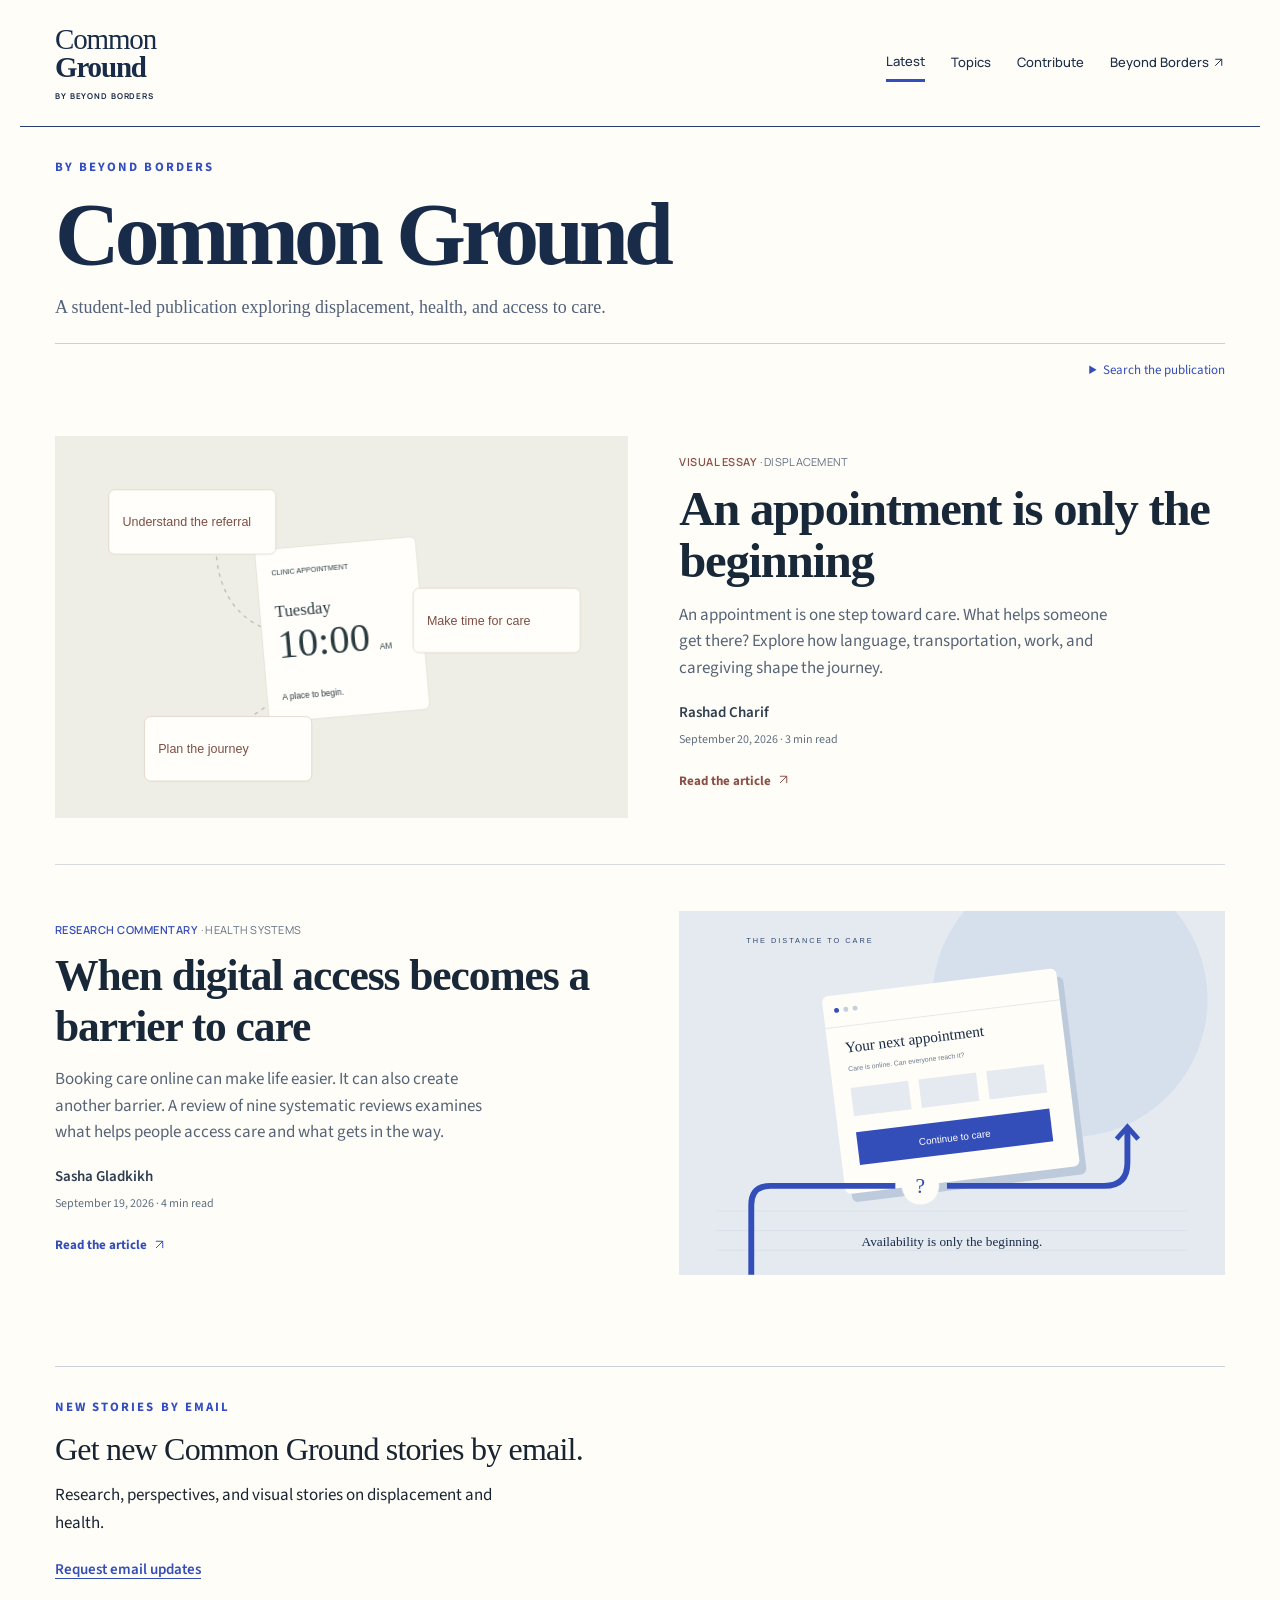
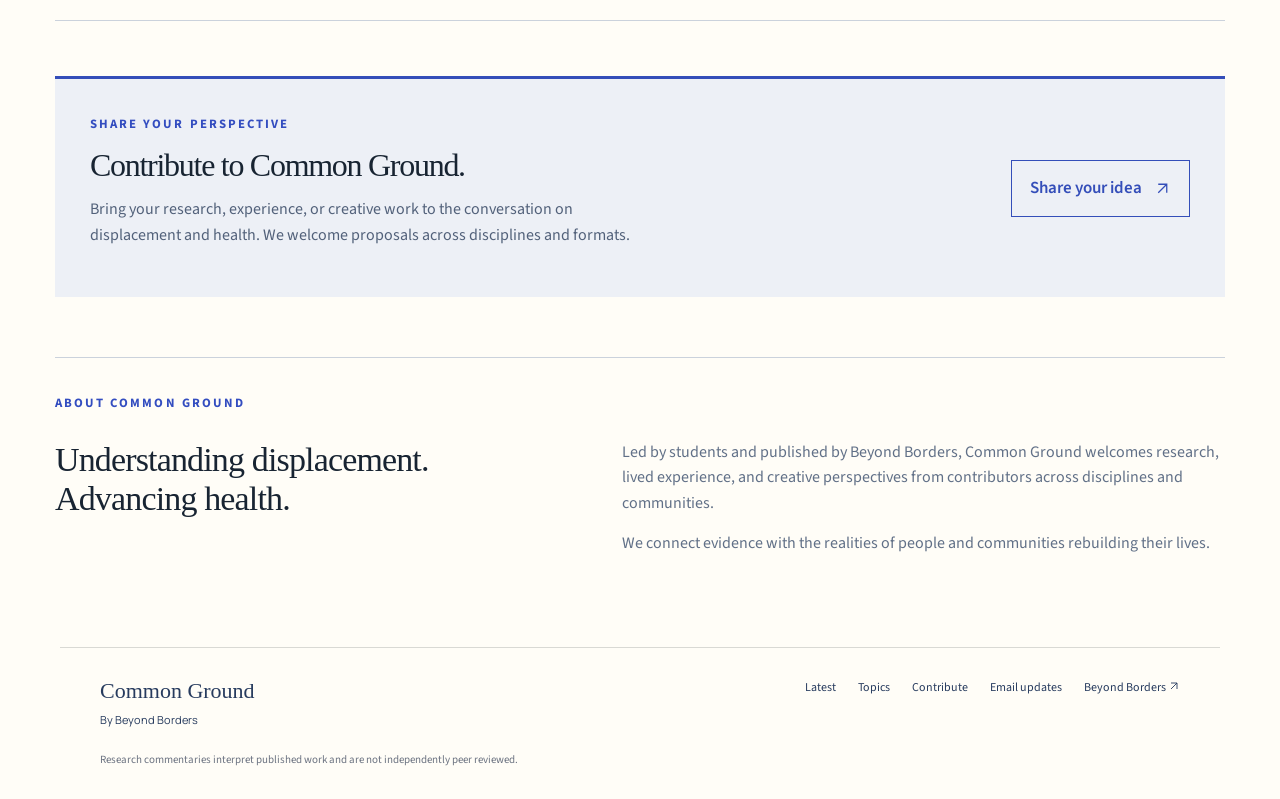
<file: journal.html>
<!doctype html><html lang="en"><head><meta charset="utf-8"><meta name="viewport" content="width=device-width,initial-scale=1"><title>Common Ground | By Beyond Borders</title><meta name="description" content="Research commentary and perspectives on displacement, health, and access to care."><link rel="icon" href="assets/mark.png"><link rel="stylesheet" href="https://fonts.googleapis.com/css2?family=Manrope:wght@400;600;700;800&family=Source+Sans+3:wght@400;500;600;700&display=swap"><link rel="stylesheet" href="styles.css?v=39"><link rel="stylesheet" href="journal.css?v=8"><link rel="stylesheet" href="common-ground-editorial-type.css?v=1"><link rel="stylesheet" href="common-ground-browse.css?v=3"></head><body class="journal-page gazette-home"><a class="skip-link" href="#main">Skip to content</a><header class="cg-news-header"><a class="cg-news-brand" href="journal.html">Common<br><strong>Ground</strong><span>BY BEYOND BORDERS</span></a><nav aria-label="Publication navigation"><a href="journal.html" aria-current="page">Latest</a><a href="common-ground-topics.html">Topics</a><a href="common-ground-contribute.html">Contribute</a><a href="index.html">Beyond Borders <svg class="link-arrow" viewBox="0 0 24 24" width="16" height="16" fill="none" stroke="currentColor" stroke-width="1.8" aria-hidden="true"><path d="M6 18 18 6M6 6h12v12"/></svg></a></nav></header><div class="cg-topic-bar"><span>Displacement</span><span>Health</span><span>Research</span><span>Community</span></div><main id="main" class="cg-news-main"><header class="cg-cover-heading"><p class="eyebrow">By Beyond Borders</p><h1>Common Ground</h1><p>A student-led publication exploring displacement, health, and access to care.</p></header><section id="stories" aria-label="Common Ground articles"><details class="cg-search-disclosure"><summary>Search the publication</summary><form class="cg-library-tools" role="search" hidden><label>Search the publication<input id="cg-search" type="search" placeholder="Search by topic, title, or author" autocomplete="off"></label><label>Article type<select id="cg-format"><option value="all">All articles</option><option value="Research commentary">Research commentary</option><option value="Visual essay">Visual essay</option></select></label><p id="cg-count" role="status" aria-live="polite">2 articles</p></form></details><div class="cg-story-grid"><article class="cg-story story-resettlement is-lead" data-topics="[&quot;Displacement&quot;, &quot;Health systems&quot;]" data-format="Visual essay" data-search="an appointment is only the beginning an appointment is one step toward care. what helps someone get there? explore how language, transportation, work, and caregiving shape the journey. rashad charif displacement health systems"><a class="cg-story-image" href="journal-resettlement.html" aria-label="Read An appointment is only the beginning"><svg class="cg-preview-svg" aria-hidden="true" focusable="false" xmlns="http://www.w3.org/2000/svg" viewBox="0 0 960 640"><rect width="960" height="640" fill="#eeeee6"/><g class="cg-connections" fill="none" stroke="#b7b7a4" stroke-width="2" stroke-dasharray="6 8"><path d="M270 160Q260 340 450 340M710 320L520 340M300 490L460 380"/></g><g class="cg-ticket" transform="translate(345 180) rotate(-5 130 130)"><rect width="270" height="290" rx="10" fill="#fffefa" stroke="#d7d7cb"/><g fill="#293b40" font-family="Georgia,serif"><text x="25" y="45" font-family="Arial,sans-serif" font-size="12">CLINIC APPOINTMENT</text><text x="25" y="114" font-size="28">Tuesday</text><text x="25" y="183" font-size="68">10:00</text><text x="195" y="183" font-family="Arial,sans-serif" font-size="14">AM</text><text x="25" y="254" font-family="Arial,sans-serif" font-size="14">A place to begin.</text></g></g><g class="cg-steps" fill="#fffefa" stroke="#d8c5b7"><rect x="90" y="90" width="280" height="108" rx="10"/><rect x="600" y="255" width="280" height="108" rx="10"/><rect x="150" y="470" width="280" height="108" rx="10"/></g><g class="cg-step-labels" font-family="Arial,sans-serif" font-size="21" fill="#7f4e43"><text x="113" y="151">Understand the referral</text><text x="623" y="316">Make time for care</text><text x="173" y="531">Plan the journey</text></g></svg></a><div class="cg-story-copy"><p class="cg-story-category">Visual essay <span>· Displacement</span></p><h2><a href="journal-resettlement.html">An appointment is only the beginning</a></h2><p class="cg-story-summary">An appointment is one step toward care. What helps someone get there? Explore how language, transportation, work, and caregiving shape the journey.</p><p class="cg-story-meta"><span class="cg-author-name">Rashad Charif</span><span class="cg-publish-details"><time datetime="2026-09-20">September 20, 2026</time> · 3 min read</span></p><a class="cg-story-read" href="journal-resettlement.html">Read the article <span aria-hidden="true"><svg class="link-arrow" viewBox="0 0 24 24" width="16" height="16" fill="none" stroke="currentColor" stroke-width="1.8" stroke-linecap="round" stroke-linejoin="round" aria-hidden="true" focusable="false"><path d="M6 18 18 6M6 6h12v12"/></svg></span></a></div></article><article class="cg-story story-digital-access " data-topics="[&quot;Health systems&quot;, &quot;Digital access&quot;]" data-format="Research commentary" data-search="when digital access becomes a barrier to care booking care online can make life easier. it can also create another barrier. a review of nine systematic reviews examines what helps people access care and what gets in the way. sasha gladkikh health systems digital access"><a class="cg-story-image" href="journal-digital-access.html" aria-label="Read When digital access becomes a barrier to care"><svg class="cg-preview-svg" aria-hidden="true" focusable="false" xmlns="http://www.w3.org/2000/svg" width="960" height="740" viewBox="0 0 960 740"><rect width="960" height="740" fill="#e5eaf1"/><path d="M0 610H960M0 650H960M0 690H960" stroke="#ccd5e2"/><circle cx="720" cy="180" r="280" fill="#d6dfec"/><text x="62" y="65" font-family="Arial,sans-serif" font-size="15" letter-spacing="4" fill="#31486d">THE DISTANCE TO CARE</text><g transform="translate(240 145) rotate(-7 230 220)"><rect x="12" y="18" width="480" height="405" rx="12" fill="#bdcadb"/><rect width="480" height="405" rx="12" fill="#fffdf7"/><path d="M0 65H480" stroke="#ccd5e2"/><circle cx="27" cy="31" r="5" fill="#354fba"/><circle cx="46" cy="31" r="5" fill="#c6cfde"/><circle cx="65" cy="31" r="5" fill="#c6cfde"/><text x="35" y="119" font-family="Georgia,serif" font-size="31" fill="#182b49">Your next appointment</text><text x="36" y="157" font-family="Arial,sans-serif" font-size="14" fill="#68788f">Care is online. Can everyone reach it?</text><g fill="#e5eaf1"><rect x="36" y="191" width="118" height="58"/><rect x="175" y="191" width="118" height="58"/><rect x="314" y="191" width="118" height="58"/></g><rect x="36" y="282" width="396" height="67" fill="#344eb9"/><text x="234" y="324" text-anchor="middle" font-family="Arial,sans-serif" font-size="20" fill="white">Continue to care</text></g><path class="cg-route-in" pathLength="1" d="M72 740V598Q72 559 111 559H365" fill="none" stroke="#344eb9" stroke-width="12"/><path class="cg-route-out" pathLength="1" d="M470 559H790Q837 559 837 512V441" fill="none" stroke="#344eb9" stroke-width="12"/><path d="M815 464L837 439L859 464" fill="none" stroke="#344eb9" stroke-width="10"/><circle class="cg-barrier" cx="416" cy="559" r="38" fill="#fffdf7"/><text x="416" y="573" text-anchor="middle" font-family="Georgia,serif" font-size="44" fill="#344eb9">?</text><text x="480" y="682" text-anchor="middle" font-family="Georgia,serif" font-size="27" fill="#182b49">Availability is only the beginning.</text></svg></a><div class="cg-story-copy"><p class="cg-story-category">Research commentary <span>· Health systems</span></p><h2><a href="journal-digital-access.html">When digital access becomes a barrier to care</a></h2><p class="cg-story-summary">Booking care online can make life easier. It can also create another barrier. A review of nine systematic reviews examines what helps people access care and what gets in the way.</p><p class="cg-story-meta"><span class="cg-author-name">Sasha Gladkikh</span><span class="cg-publish-details"><time datetime="2026-09-19">September 19, 2026</time> · 4 min read</span></p><a class="cg-story-read" href="journal-digital-access.html">Read the article <span aria-hidden="true"><svg class="link-arrow" viewBox="0 0 24 24" width="16" height="16" fill="none" stroke="currentColor" stroke-width="1.8" stroke-linecap="round" stroke-linejoin="round" aria-hidden="true" focusable="false"><path d="M6 18 18 6M6 6h12v12"/></svg></span></a></div></article></div><p class="cg-no-results" hidden>No articles match your search. Try another word or choose “All articles.”</p></section><section class="cg-subscribe"><p class="eyebrow">New stories by email</p><h2>Get new Common Ground stories by email.</h2><p>Research, perspectives, and visual stories on displacement and health.</p><a href="common-ground-signup.html">Request email updates</a></section><section class="cg-contribute"><div><p class="eyebrow">Share your perspective</p><h2>Contribute to Common Ground.</h2><p>Bring your research, experience, or creative work to the conversation on displacement and health. We welcome proposals across disciplines and formats.</p></div><a href="common-ground-contribute.html">Share your idea <svg class="link-arrow" viewBox="0 0 24 24" width="16" height="16" fill="none" stroke="currentColor" stroke-width="1.8" aria-hidden="true"><path d="M6 18 18 6M6 6h12v12"/></svg></a></section><section id="about-publication" class="cg-news-about"><p class="eyebrow">About Common Ground</p><h2>Understanding displacement.<br>Advancing health.</h2><div><p>Led by students and published by Beyond Borders, Common Ground welcomes research, lived experience, and creative perspectives from contributors across disciplines and communities.</p><p>We connect evidence with the realities of people and communities rebuilding their lives.</p></div></section></main><footer class="journal-footer cg-shared-footer"><a class="cg-footer-brand" href="journal.html">Common Ground<span>By Beyond Borders</span></a><nav aria-label="Footer navigation"><a href="journal.html">Latest</a><a href="common-ground-topics.html">Topics</a><a href="common-ground-contribute.html">Contribute</a><a href="common-ground-signup.html">Email updates</a><a href="index.html">Beyond Borders <svg class="link-arrow" viewBox="0 0 24 24" width="16" height="16" fill="none" stroke="currentColor" stroke-width="1.8" aria-hidden="true"><path d="M6 18 18 6M6 6h12v12"/></svg></a></nav><p>Research commentaries interpret published work and are not independently peer reviewed.</p></footer><script src="common-ground.js?v=3"></script></body></html>
</file>
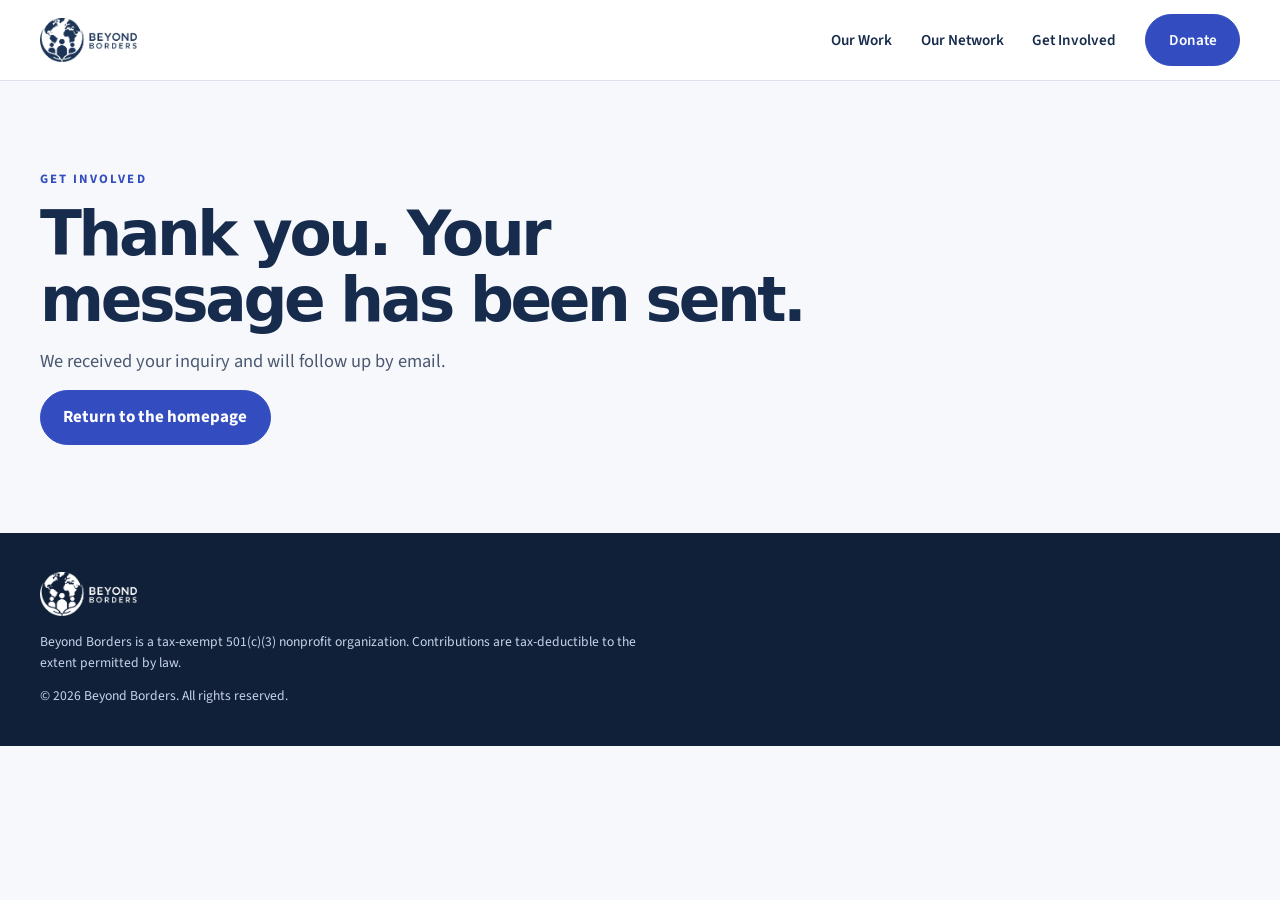
<file: thank-you.html>
<!DOCTYPE html>
<html lang="en">
  <head>
    <meta charset="UTF-8" />
    <meta name="viewport" content="width=device-width, initial-scale=1" />
    <title>Thank you | Beyond Borders</title>
    <meta
      name="description"
      content="Thank you for contacting Beyond Borders."
    />
    <link rel="icon" href="assets/mark.png" />
    <link rel="preconnect" href="https://fonts.googleapis.com" />
    <link rel="preconnect" href="https://fonts.gstatic.com" crossorigin />
    <link
      href="https://fonts.googleapis.com/css2?family=Libre+Baskerville:ital,wght@0,400;0,700;1,400&family=Source+Sans+3:wght@400;500;600;700&display=swap"
      rel="stylesheet"
    />
    <link rel="stylesheet" href="styles.css" />
  </head>
  <body>
    <a class="skip-link" href="#main">Skip to content</a>

    <header class="site-header">
      <div class="wrap header-inner">
        <a class="wordmark" href="index.html">
          <img
            class="logo"
            src="assets/logo-primary.png"
            alt="Beyond Borders"
            width="220"
            height="102"
          />
        </a>
        <button class="nav-toggle" type="button" aria-expanded="false" aria-controls="site-nav" aria-label="Open menu">
          <span></span>
          <span></span>
        </button>
        <nav id="site-nav" class="site-nav" aria-label="Primary">
          <a href="index.html#work">Our Work</a>
          <a href="index.html#chapters">Our Network</a>
          <a href="index.html#involved">Get Involved</a>
          <a class="btn" href="index.html#involved">Donate</a>
        </nav>
      </div>
    </header>

    <main id="main">
      <section class="section thanks">
        <div class="wrap">
          <p class="eyebrow">Get Involved</p>
          <h1>Thank you. Your message has been sent.</h1>
          <p class="lede">
            We received your inquiry and will follow up by email.
          </p>
          <a class="btn" href="index.html">Return to the homepage</a>
        </div>
      </section>
    </main>

    <footer class="site-footer">
      <div class="wrap footer-inner">
        <a class="wordmark" href="index.html">
          <img
            class="logo logo-footer"
            src="assets/logo-on-dark.png"
            alt="Beyond Borders"
            width="200"
            height="92"
          />
        </a>
        <p class="legal">
          Beyond Borders is a tax-exempt 501(c)(3) nonprofit organization.
          Contributions are tax-deductible to the extent permitted by law.
        </p>
        <p class="legal">© <span id="year">2026</span> Beyond Borders. All rights reserved.</p>
      </div>
    </footer>

    <script src="script.js"></script>
  </body>
</html>
</file>
<file: styles.css>
:root {
  --navy: #1c3557;
  --navy-deep: #152844;
  --teal: #6d8b99;
  --sage: #a8b3a4;
  --heart: #9c5852;
  --paper: #f6f5f2;
  --white: #fff;
  --muted: #4d5560;
  --line: rgba(28, 53, 87, 0.14);
  --header: 4.5rem;
  --max: 1120px;
}

*,
*::before,
*::after {
  box-sizing: border-box;
}

html {
  scroll-behavior: smooth;
}

body {
  margin: 0;
  font-family: "Source Sans 3", system-ui, sans-serif;
  font-size: 1.0625rem;
  line-height: 1.6;
  color: var(--navy);
  background: var(--paper);
}

img {
  max-width: 100%;
}

h1,
h2,
h3 {
  font-family: "Libre Baskerville", Georgia, serif;
  font-weight: 400;
  line-height: 1.22;
  margin: 0 0 0.7rem;
}

h1 {
  font-size: clamp(1.85rem, 4vw, 2.85rem);
  max-width: 16ch;
}

h2 {
  font-size: clamp(1.5rem, 2.6vw, 2rem);
}

h3 {
  font-size: 1.2rem;
}

p {
  margin: 0 0 0.85rem;
}

a {
  color: var(--navy);
}

.skip-link {
  position: absolute;
  left: 1rem;
  top: -80px;
  background: var(--navy);
  color: #fff;
  padding: 0.5rem 0.75rem;
  z-index: 40;
}

.skip-link:focus {
  top: 0.6rem;
}

.wrap {
  width: min(var(--max), calc(100% - 2.5rem));
  margin-inline: auto;
}

.site-header {
  position: sticky;
  top: 0;
  z-index: 20;
  background: rgba(246, 245, 242, 0.94);
  backdrop-filter: blur(10px);
  border-bottom: 1px solid var(--line);
}

.header-inner {
  display: flex;
  align-items: center;
  justify-content: space-between;
  height: var(--header);
  gap: 1rem;
}

.wordmark {
  display: flex;
  align-items: center;
  text-decoration: none;
  line-height: 0;
}

.logo {
  height: 2.55rem;
  width: auto;
  display: block;
}

.logo-footer {
  height: 2.4rem;
  margin-bottom: 0.9rem;
}

.site-nav {
  display: flex;
  align-items: center;
  gap: 1.4rem;
}

.site-nav a {
  text-decoration: none;
  font-weight: 600;
  color: var(--navy);
}

.site-nav a:not(.btn):hover {
  color: var(--heart);
}

.site-nav a.btn {
  color: #fff;
}

.site-nav a.btn:hover {
  color: #fff;
}

.nav-toggle {
  display: none;
  width: 2.5rem;
  height: 2.5rem;
  border: 0;
  background: transparent;
  cursor: pointer;
}

.nav-toggle span {
  display: block;
  height: 2px;
  margin: 6px 0;
  background: var(--navy);
}

.btn {
  display: inline-flex;
  align-items: center;
  justify-content: center;
  background: var(--navy);
  color: #fff;
  font: inherit;
  font-weight: 700;
  text-decoration: none;
  border: 1px solid var(--navy);
  padding: 0.65rem 1.1rem;
  cursor: pointer;
}

.btn:hover {
  background: var(--navy-deep);
}

.btn-ghost {
  background: transparent;
  color: var(--navy);
}

.thanks {
  padding-top: 5rem;
  padding-bottom: 6rem;
}

.thanks h1 {
  max-width: 18ch;
}

.hero-grid {
  display: grid;
  grid-template-columns: 1fr 1fr;
  gap: 3rem;
  align-items: center;
}

.eyebrow {
  text-transform: uppercase;
  letter-spacing: 0.16em;
  font-size: 0.7rem;
  font-weight: 700;
  color: var(--heart);
  margin-bottom: 0.7rem;
}

.lede {
  max-width: 36rem;
  color: var(--muted);
  font-size: 1.1rem;
}

.hero-actions {
  display: flex;
  flex-wrap: wrap;
  gap: 0.7rem;
  margin-top: 1.5rem;
}

.hero-photo {
  margin: 0;
  display: flex;
  align-items: center;
  justify-content: center;
}

.hero-photo img {
  display: block;
  width: min(100%, 28rem);
  height: auto;
  filter: drop-shadow(0 18px 28px rgba(28, 53, 87, 0.16));
}

.chapter-photo {
  margin: 0 0 2.2rem;
}

.chapter-photo img {
  display: block;
  width: 100%;
  height: auto;
}

.stats-band {
  margin-top: 3rem;
  background: var(--navy);
  color: #fff;
  padding: 2rem 0;
}

.stats {
  display: grid;
  grid-template-columns: repeat(3, 1fr);
  gap: 1.4rem;
  margin: 0;
}

.stats dt {
  font-family: "Libre Baskerville", serif;
  font-size: clamp(1.4rem, 2.2vw, 1.85rem);
  margin: 0;
}

.stats dd {
  margin: 0.35rem 0 0;
  color: rgba(255, 255, 255, 0.78);
  font-size: 0.95rem;
}

.section {
  padding: 4.2rem 0;
}

.section-head {
  max-width: 44rem;
  margin-bottom: 2rem;
}

.why {
  background: #eef1ee;
}

.why-grid {
  display: grid;
  grid-template-columns: 10rem 1fr;
  gap: 2.5rem;
  align-items: center;
}

.why-mark {
  width: 9rem;
  height: auto;
}

.prose {
  max-width: 42rem;
  color: var(--muted);
}

.recognition-grid {
  display: grid;
  grid-template-columns: 1fr min(18rem, 38%);
  gap: 2.5rem;
  align-items: start;
}

.recognition-photo {
  margin: 0;
  max-width: 18rem;
}

.recognition-photo img {
  display: block;
  width: 100%;
  height: auto;
  border: 1px solid var(--line);
  background: var(--white);
}

.pillars {
  list-style: none;
  padding: 0;
  margin: 0;
  display: grid;
  grid-template-columns: repeat(3, 1fr);
  gap: 1.25rem;
}

.pillars > li {
  padding: 1.5rem 1.3rem 1.55rem;
  background: var(--white);
  border-top: 3px solid var(--teal);
}

.pillar-line {
  font-style: italic;
  color: var(--navy) !important;
}

.pillars > li > p {
  color: var(--muted);
  margin-bottom: 0.7rem;
}

.tab-list {
  display: flex;
  flex-wrap: nowrap;
  gap: 0;
  overflow-x: auto;
  -webkit-overflow-scrolling: touch;
  overscroll-behavior-x: contain;
  scrollbar-width: thin;
  border-bottom: 1px solid var(--line);
  margin: 0 0 1.4rem;
}

.tab-list [role="tab"] {
  appearance: none;
  background: transparent;
  border: 0;
  border-bottom: 2px solid transparent;
  margin-bottom: -1px;
  padding: 0.75rem 1rem;
  font: inherit;
  font-weight: 700;
  color: var(--muted);
  cursor: pointer;
  flex: 0 0 auto;
  white-space: nowrap;
}

.tab-list [role="tab"][aria-selected="true"] {
  color: var(--navy);
  border-bottom-color: var(--heart);
}

.tab-list-campus {
  margin-top: 0.1rem;
}

.tab-list-campus [role="tab"] {
  font-size: 0.92rem;
  font-weight: 600;
  padding: 0.55rem 0.9rem;
}

.campus-block {
  padding-bottom: 0.5rem;
}

.campus-block-usc {
  margin-top: 0;
  padding-top: 0;
}

.campus-heading {
  margin: 0 0 0.65rem;
  font-family: "Source Sans 3", system-ui, sans-serif;
  font-size: 1.15rem;
  font-weight: 700;
  line-height: 1.4;
  letter-spacing: 0.01em;
  color: var(--navy);
}

.ig {
  margin: 0 0 1rem;
  font-weight: 600;
}

.ig a {
  display: inline-flex;
  align-items: center;
  gap: 0.45rem;
  text-decoration: none;
}

.ig a:hover {
  color: var(--heart);
}

.ig-icon {
  display: block;
  flex-shrink: 0;
}

.board-grid {
  list-style: none;
  padding: 0;
  margin: 0;
  display: grid;
  grid-template-columns: 1fr 1fr;
  gap: 0.85rem;
}

.board-grid-one {
  grid-template-columns: repeat(auto-fill, minmax(16.5rem, 1fr));
}

.board-grid li {
  display: flex;
  align-items: center;
  gap: 0.9rem;
  padding: 1rem 1.05rem;
  background: var(--white);
  border: 1px solid var(--line);
}

.board-photo {
  display: block;
  width: 4.5rem;
  height: 4.5rem;
  object-fit: cover;
  object-position: center top;
  flex-shrink: 0;
  margin: 0;
}

.board-office {
  margin: 0 0 0.3rem;
  font-size: 0.68rem;
  font-weight: 700;
  letter-spacing: 0.12em;
  text-transform: uppercase;
  color: var(--teal);
}

.board-name {
  margin: 0;
  min-height: 1.3em;
  display: flex;
  align-items: center;
  gap: 0.4rem;
}

.board-social {
  display: inline-flex;
  color: var(--navy);
  opacity: 0.5;
}

.board-social:hover {
  opacity: 1;
}

.involved {
  background: var(--white);
  border-top: 1px solid var(--line);
}

.paths {
  list-style: none;
  padding: 0;
  margin: 0 0 2.2rem;
  display: grid;
  grid-template-columns: repeat(4, 1fr);
  gap: 1rem;
}

.paths li {
  padding: 1.1rem 1rem 1.15rem;
  background: var(--paper);
}

.paths p {
  color: var(--muted);
  margin: 0;
  font-size: 0.95rem;
}

.contact-form {
  display: grid;
  grid-template-columns: 1fr 1fr;
  gap: 0.9rem 1.1rem;
  max-width: 46rem;
}

.contact-form .span-2 {
  grid-column: 1 / -1;
}

.contact-form label {
  display: grid;
  gap: 0.3rem;
  font-weight: 700;
  font-size: 0.88rem;
}

.contact-form input,
.contact-form select,
.contact-form textarea {
  font: inherit;
  font-weight: 400;
  padding: 0.65rem 0.75rem;
  border: 1px solid var(--line);
  background: var(--paper);
}

.form-note {
  margin: 0.6rem 0 0;
  color: var(--heart);
}

.honey {
  position: absolute;
  left: -9999px;
  width: 1px;
  height: 1px;
  overflow: hidden;
}

.site-footer {
  background: var(--navy);
  color: rgba(255, 255, 255, 0.78);
  padding: 2.4rem 0;
}

.footer-inner .wordmark {
  display: block;
}

.legal {
  font-size: 0.85rem;
  max-width: 38rem;
  margin: 0.7rem 0 0;
  opacity: 0.7;
}

@media (max-width: 900px) {
  .hero {
    padding-top: 1.65rem;
  }

  .hero-grid,
  .why-grid,
  .recognition-grid,
  .pillars,
  .paths,
  .stats,
  .board-grid,
  .contact-form {
    grid-template-columns: 1fr;
  }

  .hero-photo img {
    width: min(100%, 20rem);
  }

  .nav-toggle {
    display: block;
  }

  .site-nav {
    display: none;
    position: absolute;
    top: var(--header);
    left: 0;
    right: 0;
    flex-direction: column;
    align-items: stretch;
    gap: 0;
    padding: 0.6rem 1.2rem 1rem;
    background: var(--paper);
    border-bottom: 1px solid var(--line);
  }

  .site-nav a {
    padding: 0.7rem 0;
    border-bottom: 1px solid var(--line);
  }

  .site-nav .btn {
    margin-top: 0.7rem;
    width: fit-content;
  }

  .site-nav.open {
    display: flex;
  }
}

/* Editorial refinement: preserve the established brand and approved copy. */
:root { --max: 1160px; }
html { scroll-padding-top: 6rem; }
:focus-visible { outline: 3px solid #a34e36; outline-offset: 5px; }
.hero { padding-top: 4.5rem; }
.hero-grid { grid-template-columns: 1fr 1.05fr; gap: 3.5rem; }
h1 { font-size: clamp(2.25rem, 4.2vw, 3.4rem); line-height: 1.17; max-width: 18ch; letter-spacing: -.035em; }
.hero-emphasis { color: #526a7a; }
.hero-copy .lede { margin-top: 1.5rem; }
.hero-photo { display: block; }
.hero-photo img { width: 100%; height: auto; filter: none; }
.hero-photo figcaption { margin-top: .8rem; font-size: .9rem; color: var(--muted); }
.btn { min-height: 48px; }
.btn-ghost:hover { color: white; }
.eyebrow, .board-office { font-size: .8rem; }
.section { padding: 5rem 0; }
.section-head { max-width: 48rem; }
.stats-band { margin-top: 4rem; padding: 2.4rem 0; }
.impact-label { font-size: .85rem; letter-spacing: .12em; text-transform: uppercase; color: #d6e1e9; margin-bottom: 1.4rem; }
.stats > div + div { border-left: 1px solid #6a7d95; padding-left: 2rem; }
.pillars { grid-template-columns: 1fr; gap: 1.2rem; }
.pillars > li { display: grid; grid-template-columns: 13rem 1fr; gap: 2rem; padding: 2.4rem; border-top: 2px solid var(--teal); }
.pillar-number { display: block; font-size: .85rem; color: #526a7a; margin-bottom: .8rem; letter-spacing: .1em; }
.pillars h3 { font-size: 1.8rem; }
.pillars > li > p { max-width: 68ch; margin: 0; font-size: 1.1rem; line-height: 1.85; }
.recognition-grid { grid-template-columns: 1fr 15rem; align-items: center; gap: 5rem; }
.recognition-photo { max-width: 15rem; }
.chapter-location { color: var(--muted); margin-bottom: .3rem; }
.chapter-join { display: inline-block; margin-bottom: 1rem; }
.text-link { font-weight: 600; text-underline-offset: .25em; }
.text-link:hover { color: #9c4336; }
.campus-block { border-bottom: 1px solid var(--line); padding: 1.5rem 0 2rem; margin: 0 !important; }
.high-school-intro { max-width: 42rem; padding: 1rem 0; }
.high-school-intro p { color: var(--muted); }
.paths { gap: 1rem; }
.paths li { display: flex; flex-direction: column; padding: 1.5rem; }
.paths p { flex: 1; margin-bottom: 1.2rem; }
.inquiry-heading { margin: 3rem 0 1.5rem; max-width: 42rem; }
.inquiry-heading p { color: var(--muted); }
.contact-form input, .contact-form textarea, .contact-form select { min-width: 0; width: 100%; }
[hidden] { display: none !important; }
@media (max-width: 900px) {
 .hero { padding-top: 2.5rem; }
 .hero-grid { grid-template-columns: 1fr; gap: 2rem; }
 h1 { max-width: 21ch; }
 .hero-photo img { width: 100%; }
 .stats { grid-template-columns: repeat(3, 1fr); }
 .stats > div + div { padding-left: 1rem; }
 .pillars > li { grid-template-columns: 1fr; gap: 1rem; padding: 1.6rem; }
 .pillar-heading { display: flex; gap: 1rem; align-items: baseline; }
 .pillar-number { margin: 0; }
 .pillar-heading h3 { margin: 0; }
 .recognition-grid { grid-template-columns: 1fr; gap: 2rem; }
 .paths { grid-template-columns: 1fr 1fr; }
 .section { padding: 3.5rem 0; }
}
@media (max-width: 520px) {
 .stats, .paths { grid-template-columns: 1fr; }
 .stats > div + div { border-left: 0; border-top: 1px solid #6a7d95; padding: 1rem 0 0; }
 .hero-actions .btn { width: 100%; }
 .pillars > li { padding: 1.4rem; }
 .board-grid { grid-template-columns: 1fr; }
}
@media (prefers-reduced-motion: reduce) { html { scroll-behavior: auto; } }

/* Modern community brand: cobalt, ink and clean mineral surfaces. */
:root { --navy:#172b4d; --navy-deep:#102039; --paper:#f7f8fc; --muted:#4a5870; --teal:#3b58cc; --heart:#334dc0; --line:#dce2ec; --max:1200px; --header:5rem; }
body { font-family:"Source Sans 3",system-ui,sans-serif; }
h1,h2,h3,.stats dt { font-family:"Manrope",system-ui,sans-serif; font-weight:800; }
.wrap { width:min(var(--max),calc(100% - 5rem)); }
.site-header { background:rgba(255,255,255,.97); border-bottom:1px solid var(--line); backdrop-filter:blur(12px); }
.header-inner { height:5rem; }
.logo { height:2.8rem; }
.site-nav { gap:1.8rem; }
.site-nav a { font-size:.95rem; }
.btn { border-radius:100px; padding:.8rem 1.4rem; background:#334dc0; border-color:#334dc0; transition:background .2s,transform .2s; }
.btn:hover { background:#253ba2; transform:translateY(-2px); }
.btn-ghost { background:white; color:#283fa8; border-color:#ced5e7; }
.btn-ghost:hover { background:#e9edff; color:#283fa8; }
.hero { padding:5rem 0 4.5rem; background:#f0f3ff; }
.hero-grid { grid-template-columns:1.05fr 1fr; gap:4rem; }
h1 { font-size:clamp(2.5rem,4.8vw,4.3rem); max-width:18ch; line-height:1.08; letter-spacing:-.055em; }
.hero-emphasis { color:#3b55c4; }
.hero .eyebrow { display:inline-block; background:#e2e8ff; color:#2e4396; border:1px solid #d0dafb; border-radius:100px; padding:.4rem .8rem; font-size:.75rem; letter-spacing:.09em; margin-bottom:1.5rem; }
.lede { font-size:1.15rem; line-height:1.75; }
.hero-photo { padding:1rem; background:white; border:1px solid #dce2ef; border-radius:24px; transform:rotate(2deg); }
.hero-photo img { width:100%; height:auto; border-radius:14px; filter:none; }
.hero-photo figcaption { font-size:.875rem; margin:.9rem .2rem .1rem; color:#4a5870; }
.hero-actions { margin-top:2rem; gap:.8rem; }
.stats-band { margin:0; background:#172b4d; padding:2.5rem 0; }
.stats-band .wrap { display:grid; grid-template-columns:10rem 1fr; gap:2rem; align-items:center; }
.impact-label { margin:0; color:#b7c8ff; }
.stats dt { font-size:2.5rem; letter-spacing:-.04em; }
.stats dd { color:#dbe4f6; }
.stats > div + div { border-color:#4e6380; }
.section { padding:5.5rem 0; }
h2 { font-size:clamp(1.9rem,3.4vw,2.9rem); line-height:1.2; letter-spacing:-.04em; }
.section-head { max-width:45rem; margin-bottom:2rem; }
.pillar-nav { display:flex; flex-wrap:wrap; gap:.6rem; margin-bottom:2rem; }
.pillar-nav a { padding:.55rem 1rem; border-radius:100px; background:#edf0fb; border:1px solid #d9dfef; color:#30489e; text-decoration:none; font-weight:600; }
.pillar-nav a:hover,.pillar-nav a:focus-visible { background:#dce4ff; }
.pillars { gap:1rem; }
.pillars > li { grid-template-columns:13rem 1fr; gap:3rem; padding:2.6rem; background:#fff; border:1px solid var(--line); border-radius:20px; }
.pillar-number { display:inline-flex; width:2.5rem; height:2.5rem; align-items:center; justify-content:center; border-radius:50%; background:#edf0ff; color:#334dc0; font-weight:700; margin-bottom:1rem; }
.pillars h3 { font-size:1.8rem; letter-spacing:-.04em; scroll-margin-top:7rem; }
.pillars > li > p { font-size:1.1rem; line-height:1.85; }
.why { background:#172b4d; color:#fff; }
.why .eyebrow { color:#aabcff; }
.why h2 { max-width:26ch; }
.why .prose { color:#dce5f5; font-size:1.15rem; }
.why-mark { background:#fff; padding:1.25rem; border-radius:28px; }
#recognition { background:#eaf0ff; }
.recognition-photo { padding:.7rem; background:white; border-radius:12px; }
.recognition-photo img { border:0; }
.tab-list [role="tab"] { border-radius:10px 10px 0 0; }
.tab-list [role="tab"][aria-selected="true"] { background:#e9eeff; border-color:#334dc0; }
.board-grid li { border-radius:14px; }
.board-photo { border-radius:10px; }
.board-office { color:#47607a; }
#panel-university:not([hidden]) { display:grid; grid-template-columns:repeat(3,minmax(0,1fr)); gap:1.25rem; }
.campus-block { padding:1.5rem; background:white; border:1px solid var(--line); border-radius:18px; margin:0!important; }
#panel-university .board-grid { grid-template-columns:1fr; }
#panel-university .board-grid li { padding:.7rem 0; border:0; }
.campus-heading { font-family:"Manrope",sans-serif; font-weight:800; font-size:1.4rem; }
.high-school-intro { border-radius:20px; background:#edf1ff; padding:2rem; }
#involved { background:#eef2fb; }
.paths { gap:1rem; }
.paths li { border-radius:16px; padding:1.5rem; background:white; border:1px solid var(--line); }
.paths h3 { font-size:1.4rem; letter-spacing:-.03em; }
.paths .text-link { font-size:.95rem; }
.inquiry-heading { max-width:45rem; }
.inquiry-heading h3 { font-size:1.8rem; letter-spacing:-.035em; }
.contact-form { max-width:50rem; }
.contact-form label { font-size:.95rem; }
.contact-form input,.contact-form select,.contact-form textarea { border:1px solid #aab8ce; border-radius:9px; background:white; min-height:48px; }
.site-footer { background:#102039; }
.legal { opacity:1; color:#c7d3e8; }
@media(max-width:1050px) { .hero-grid{gap:2rem;} .stats-band .wrap{display:block;} .impact-label{margin-bottom:1.4rem;} }
@media(max-width:900px) {
 .wrap{width:calc(100% - 3rem);} .hero{padding:3rem 0;} .hero-grid{grid-template-columns:1fr;gap:2.5rem;} h1{max-width:22ch;} .hero-photo{max-width:42rem;transform:none;} .hero-photo img{width:100%;}
 .site-nav{background:white;} .site-nav .btn{padding:.75rem 1.2rem;}
 .pillars > li{grid-template-columns:1fr;gap:.8rem;padding:1.8rem;} .pillar-heading{align-items:center;} .pillar-number{margin:0;flex-shrink:0;}
 #panel-university:not([hidden]){grid-template-columns:1fr;} .section{padding:3.5rem 0;}
}
@media(max-width:520px) { .wrap{width:calc(100% - 2.5rem);} h1{font-size:clamp(2.5rem,10vw,3.1rem);} .hero-photo{padding:.6rem;border-radius:18px;} .pillars > li{padding:1.4rem;} .pillars h3{font-size:1.55rem;} .pillar-nav a{font-size:.9rem;padding:.5rem .7rem;} .stats dt{font-size:2rem;} .paths{grid-template-columns:1fr;} }
@media(prefers-reduced-motion:reduce){.btn{transition:none;}.btn:hover{transform:none;}}

/* Community milestones: connected timeline, newest first. */
.event-section { background:#fff; }
.event-list { list-style:none; padding:0; margin:3rem 0 0; }
.event-list li { position:relative; display:grid; grid-template-columns:13rem minmax(0,1fr); column-gap:4.5rem; padding:0 0 2.5rem; }
.event-list li::before { content:""; position:absolute; left:15rem; top:1.7rem; bottom:-1.7rem; width:2px; background:#d5ddef; }
.event-list li::after { content:""; position:absolute; left:calc(15rem - 6px); top:1.3rem; width:14px; height:14px; box-sizing:border-box; border:3px solid #334dc0; border-radius:50%; background:#fff; box-shadow:0 0 0 6px #fff; }
.event-list li:first-child::after { background:#334dc0; }
.event-list li:last-child { padding-bottom:0; }
.event-list li:last-child::before { display:none; }
.event-date { color:#334dc0; font-weight:600; font-size:1rem; margin:0; padding-top:1rem; text-align:right; }
.event-list li > div { max-width:46rem; padding:1.6rem 1.8rem; border:1px solid #dce2ec; border-radius:16px; background:#f7f8fc; }
.event-list h3 { font-size:1.4rem; letter-spacing:-.025em; margin:0 0 .8rem; }
.event-list li > div > p { color:var(--muted); margin:0; line-height:1.75; }
.event-list .text-link { display:inline-block; margin-top:1.1rem; }
@media(max-width:750px) {
 .event-list { margin-top:2rem; }
 .event-list li { grid-template-columns:minmax(0,1fr); padding:0 0 2rem 2.3rem; gap:.75rem; }
 .event-list li::before { left:6px; top:.75rem; bottom:-.75rem; }
 .event-list li::after { left:0; top:.4rem; }
 .event-date { padding:0; text-align:left; }
 .event-list li > div { padding:1.25rem; border-radius:12px; }
 .event-list h3 { font-size:1.25rem; }
}

/* Four collective impact measures. */
.stats-band .wrap { display:block; }
.impact-label { margin-bottom:1.6rem; }
.stats { grid-template-columns:repeat(4,minmax(0,1fr)); }
@media(max-width:800px) {
 .stats { grid-template-columns:repeat(2,minmax(0,1fr)); gap:2rem; }
 .stats > div + div { border-top:0; border-left:1px solid #4e6380; padding:0 0 0 1.25rem; }
 .stats > div:nth-child(odd) { border-left:0; padding-left:0; }
}
@media(max-width:420px) {
 .stats { grid-template-columns:1fr; gap:1.25rem; }
 .stats > div + div, .stats > div:nth-child(odd):not(:first-child) { border-left:0; border-top:1px solid #4e6380; padding:1.25rem 0 0; }
}

.stats dt.impact-description { font-size:clamp(1.4rem,2.3vw,1.9rem); line-height:1.2; letter-spacing:-.035em; }

/* Expandable location maps keep the timeline concise. */
.event-location { font-size:.95rem; }
.event-map { margin-top:1rem; }
.event-map summary { width:fit-content; cursor:pointer; color:#334dc0; font-weight:600; font-size:.95rem; padding:.35rem 0; }
.event-map summary:focus-visible { outline:3px solid #334dc0; outline-offset:4px; border-radius:3px; }
.event-map iframe { display:block; width:100%; height:260px; margin-top:1rem; border:1px solid #dce2ec; border-radius:10px; background:#edf1ff; }
.event-map .text-link { font-size:.9rem; }
@media(max-width:520px) { .event-map iframe { height:220px; } }

/* A focused, welcoming inquiry form. */
.inquiry-layout { display:grid; grid-template-columns:minmax(0,.8fr) minmax(0,1.3fr); gap:4rem; align-items:start; margin-top:4rem; padding-top:4rem; border-top:1px solid #cdd7e7; scroll-margin-top:6rem; }
.inquiry-layout .inquiry-heading { margin:0; padding:1rem 0; }
.inquiry-heading .eyebrow { color:#334dc0; font-size:.75rem; letter-spacing:.1em; }
.inquiry-layout .inquiry-heading h3 { font-size:clamp(2rem,3.3vw,2.8rem); line-height:1.2; letter-spacing:-.045em; margin:1rem 0 1.3rem; }
.inquiry-heading > p:not(.eyebrow) { color:var(--muted); font-size:1.1rem; line-height:1.75; }
.inquiry-contact { margin-top:2rem; font-size:.95rem; }
.inquiry-contact span { display:block; color:var(--muted); margin-bottom:.4rem; }
.inquiry-contact a { color:#334dc0; overflow-wrap:anywhere; text-underline-offset:4px; }
.inquiry-layout .contact-form { width:100%; max-width:none; margin:0; padding:2.25rem; background:#fff; border:1px solid #dce2ec; border-radius:22px; box-shadow:0 12px 35px #172b4d07; gap:1.3rem; }
.form-intro h4 { font-family:Manrope,sans-serif; font-size:1.5rem; letter-spacing:-.035em; margin:0 0 .4rem; color:#172b4d; }
.form-intro p { font-size:.85rem; color:var(--muted); margin:0 0 .3rem; }
.contact-form .optional { font-weight:400; color:var(--muted); }
.inquiry-layout .contact-form input,.inquiry-layout .contact-form select,.inquiry-layout .contact-form textarea { margin-top:.5rem; background:#f8f9fc; padding:.85rem .9rem; width:100%; box-sizing:border-box; font:inherit; color:#172b4d; }
.inquiry-layout .contact-form textarea { resize:vertical; min-height:125px; }
.contact-form input:focus,.contact-form select:focus,.contact-form textarea:focus { outline:3px solid #dce4ff; border-color:#334dc0; background:white; }
.field-hint { display:block; font-size:.85rem; font-weight:400; color:var(--muted); line-height:1.5; margin-top:.55rem; }
.form-context { font-size:.83rem; color:var(--muted); line-height:1.6; margin:0 0 1.2rem; }
.form-submit .btn { width:100%; display:flex; justify-content:space-between; align-items:center; border-radius:10px; }
.form-submit .btn:disabled { opacity:.65; cursor:wait; transform:none; }
.form-note { margin:1rem 0 0; font-size:.95rem; }
@media(max-width:850px) { .inquiry-layout { grid-template-columns:1fr; gap:1.5rem; margin-top:2.5rem; padding-top:2.5rem; } .inquiry-layout .inquiry-heading { max-width:38rem; } .inquiry-contact { margin-top:1rem; } }
@media(max-width:520px) { .inquiry-layout .contact-form { padding:1.35rem; border-radius:16px; grid-template-columns:1fr; } .contact-form .span-2 { grid-column:1/-1; } }

/* Focused refinements: summaries, pathways, maps, and image inspection. */
.hero-photo { transform:none; padding:.65rem; }
.hero-photo figcaption { font-size:.8rem; margin:.7rem .35rem .25rem; }
.pillar-summary { list-style:none; padding:0; margin:1.1rem 0 0; display:flex; flex-wrap:wrap; gap:.45rem; }
.pillar-summary li { font-size:.78rem; line-height:1.4; padding:.4rem .6rem; border:1px solid #dce2ec; border-radius:7px; color:#47607a; background:#f7f8fc; }
.access-grid { display:grid; grid-template-columns:1fr 1.15fr; gap:4rem; align-items:center; }
.access-grid .prose { margin-top:1.4rem; }
.access-labels { display:grid; grid-template-columns:1fr 1fr; gap:2.25rem; color:#b8c9ff; font-size:.72rem; font-weight:600; text-transform:uppercase; letter-spacing:.07em; margin-bottom:1rem; }
.access-row { display:grid; grid-template-columns:1fr 1.5rem 1fr; gap:1rem; align-items:center; border-top:1px solid #496079; padding:1.6rem 0; font-size:1rem; line-height:1.5; }
.access-row>span:first-child { color:#dce5f5; }
.access-row>span:nth-child(2) { color:#b8c9ff; }
.access-row strong { color:white; font-weight:600; }
.timeline-year { display:block; font-family:Manrope,sans-serif; font-weight:800; font-size:1.4rem; letter-spacing:-.04em; color:#172b4d; margin-bottom:.35rem; }
.event-photo-link { display:inline-block; margin-top:.7rem; font-size:.9rem; font-weight:600; color:#334dc0; text-underline-offset:4px; }
.certificate-caption { font-size:.8rem; color:#47607a; text-align:center; padding:.7rem 0 .1rem; }
.chapter-explorer { margin:2rem 0 2.5rem; border:1px solid #dce2ec; border-radius:18px; background:white; overflow:hidden; }
.map-heading { padding:1.3rem 1.5rem; display:flex; align-items:center; justify-content:space-between; gap:1rem; }
.map-heading h3 { margin:0; font-size:1.3rem; }
.map-heading p { margin:0; font-size:.9rem; color:#4a5870; }
#chapter-map { height:320px; width:100%; background:#edf1f6; position:relative; z-index:0; }
.map-fallback { padding:2rem; }
.campus-selectors { padding:1.2rem 1.5rem .5rem; display:flex; flex-wrap:wrap; gap:.6rem; }
.campus-selectors button { font:600 .9rem 'Source Sans 3',sans-serif; padding:.6rem 1rem; border:1px solid #cdd7e7; background:white; border-radius:100px; color:#30489e; cursor:pointer; }
.campus-selectors button[aria-pressed=true] { background:#334dc0; border-color:#334dc0; color:white; }
.map-status { font-size:.8rem; color:#4a5870; margin:0; padding:.4rem 1.5rem 1.1rem; }
.campus-block.is-selected { border-color:#334dc0; box-shadow:0 0 0 2px #dce4ff; background:#f8faff; }
.campus-pin { background:transparent; border:0; }
.campus-pin span { display:block; padding:7px 10px; border:2px solid white; background:#334dc0; color:white; border-radius:100px; font:700 12px/1.2 Manrope,sans-serif; white-space:nowrap; box-shadow:0 3px 10px #172b4d35; text-align:center; }
.campus-pin:focus-visible { outline:3px solid #172b4d; outline-offset:4px; }
.image-viewer { border:0; border-radius:14px; padding:1rem; width:min(1000px,94vw); max-height:94vh; background:#fff; color:#172b4d; }
.image-viewer::backdrop { background:rgba(9,22,40,.85); }
.viewer-close { display:block; margin:0 0 .8rem auto; padding:.6rem 1rem; border:1px solid #cdd7e7; border-radius:100px; background:white; color:#172b4d; font:600 14px Manrope,sans-serif; cursor:pointer; }
.viewer-image { display:block; max-width:100%; width:auto; max-height:73vh; height:auto; margin:auto; object-fit:contain; }
.image-viewer figcaption { text-align:center; padding:1rem .5rem .3rem; font-size:.9rem; }
body.viewer-open { overflow:hidden; }
@media(max-width:900px) { .pillar-heading { flex-wrap:wrap; } .pillar-summary { flex-basis:100%; margin-top:.25rem; } .access-grid { grid-template-columns:1fr; gap:2rem; } }
@media(max-width:520px) { .map-heading { align-items:start; flex-direction:column; gap:.4rem; } #chapter-map { height:275px; } .access-row { font-size:.9rem; gap:.6rem; } .access-labels { font-size:.65rem; } .campus-selectors { padding:1rem; } .campus-selectors button { font-size:.85rem; } }

/* Real community photography with a foreground product cutout. */
.hero-collage { position:relative; width:100%; max-width:590px; aspect-ratio:1/1.05; margin:auto; isolation:isolate; }
.collage-shape { position:absolute; inset:10% 1% 6% 5%; border-radius:46% 54% 42% 58%; background:#e0e7fc; z-index:-1; }
.collage-photo { position:absolute; margin:0; padding:7px; border:1px solid #dce2ec; border-radius:14px; background:#fff; box-shadow:0 12px 28px #172b4d14; }
.collage-photo a { display:block; border-radius:9px; overflow:hidden; }
.collage-photo img { display:block; width:100%; height:100%; object-fit:cover; }
.collage-photo figcaption { font-size:.7rem; font-weight:600; color:#47607a; padding:7px 4px 1px; line-height:1.4; }
.collage-community { width:82%; top:0; right:0; z-index:1; }
.collage-community a { aspect-ratio:1.76; }
.collage-packing { width:46%; left:0; top:37%; z-index:2; }
.collage-packing a { aspect-ratio:.9; }
.collage-packing img { object-position:50% 42%; }
.collage-kit { position:absolute; right:-1%; bottom:7%; width:65%; height:auto; z-index:3; pointer-events:none; filter:drop-shadow(0 12px 12px #172b4d18); }
.collage-caption { position:absolute; bottom:0; left:0; right:0; text-align:center; color:#47607a; font-size:.8rem; font-weight:600; letter-spacing:.015em; }
@media(max-width:900px) { .hero-collage { max-width:560px; margin:0 auto; } }
@media(max-width:520px) { .hero-collage { aspect-ratio:1/1.13; } .collage-packing { top:38%; width:47%; } .collage-kit { bottom:10%; width:67%; } .collage-photo { padding:5px; border-radius:11px; } .collage-photo figcaption { font-size:.62rem; } .collage-caption { font-size:.72rem; } }

/* Interactive kit explorer and finishing details. */
.field-label { display:block; }
.field-label > span { display:inline; }
.kit-explore { position:absolute; z-index:4; bottom:0; left:50%; transform:translateX(-50%); white-space:nowrap; display:flex; align-items:center; gap:1rem; padding:.75rem 1.15rem; background:#fff; border:1px solid #b8c7ed; border-radius:100px; color:#253e9b; font:700 .85rem Manrope,sans-serif; cursor:pointer; box-shadow:0 5px 16px #172b4d0d; }
.kit-explore:hover { background:#edf1ff; }
.kit-explore:focus-visible,.kit-viewer button:focus-visible,.gallery-controls button:focus-visible { outline:3px solid #6f8cf1; outline-offset:4px; }
.campus-pin.is-active span { background:#172b4d; box-shadow:0 0 0 4px #aabbf4,0 3px 10px #172b4d35; }
.campus-block h3:focus { outline:none; }
.gallery-controls { display:flex; justify-content:center; align-items:center; gap:1.5rem; margin:.8rem 0 .3rem; }
.gallery-controls[hidden] { display:none; }
.gallery-controls button { padding:.65rem 1rem; border:1px solid #cdd7e7; background:white; color:#253e9b; border-radius:100px; font:600 .85rem Manrope,sans-serif; cursor:pointer; }
.gallery-count { font-variant-numeric:tabular-nums; color:#47607a; }
.kit-viewer { width:min(1050px,94vw); max-height:92vh; box-sizing:border-box; border:1px solid #dce2ec; border-radius:24px; padding:1.25rem; background:#fff; color:#172b4d; }
.kit-viewer::backdrop { background:rgba(9,22,40,.85); }
.kit-explorer-grid { display:grid; grid-template-columns:1.15fr 1fr; align-items:center; gap:2rem; padding:0 1.25rem 1.25rem; }
.kit-visual { position:relative; background:#f0f3ff; border-radius:22px; aspect-ratio:1; }
.kit-visual img { display:block; width:100%; height:auto; }
.kit-hotspot { position:absolute; left:var(--x); top:var(--y); transform:translate(-50%,-50%); display:grid; place-items:center; width:44px; height:44px; padding:0; border:3px solid white; border-radius:50%; background:#334dc0; color:white; font:700 1rem Manrope,sans-serif; cursor:pointer; box-shadow:0 3px 15px #172b4d40; }
.kit-hotspot[aria-pressed=true] { background:#172b4d; box-shadow:0 0 0 5px #aabbf4,0 3px 15px #172b4d40; }
.kit-copy h2 { font-size:clamp(1.8rem,3vw,2.6rem); line-height:1.15; letter-spacing:-.05em; margin:.6rem 0 1rem; }
.kit-copy>p { color:#47607a; }
.kit-item-list { display:flex; flex-wrap:wrap; gap:.5rem; margin:1.3rem 0; }
.kit-item-list button { display:flex; gap:.5rem; padding:.65rem .8rem; border:1px solid #dce2ec; border-radius:8px; background:white; color:#47607a; font:600 .85rem 'Source Sans 3',sans-serif; cursor:pointer; }
.kit-item-list button[aria-pressed=true] { border-color:#334dc0; background:#edf1ff; color:#253e9b; }
.kit-detail { min-height:130px; border-top:1px solid #dce2ec; padding-top:1.1rem; }
.kit-detail h3 { font-size:1.15rem; margin:0 0 .55rem; }
.kit-detail p { font-size:1rem; line-height:1.6; color:#47607a; margin:0; }
.kit-copy .kit-disclaimer { font-size:.75rem; line-height:1.5; margin:1rem 0 0; }
@media(min-width:751px) { .event-list>li::after { top:2rem; } }
@media(max-width:700px) { .kit-viewer { padding:1rem; border-radius:18px; } .kit-explorer-grid { grid-template-columns:1fr; gap:1.5rem; padding:0; } .kit-visual { width:min(100%,390px); margin:auto; } .kit-detail { min-height:0; } }

/* An editorial photo story, with complete images rather than cropped slides. */
.image-viewer.is-collage { width:min(1080px,94vw); padding:1.25rem; background:#f7f8fc; }
.image-viewer.is-collage>.viewer-close { position:sticky; top:0; z-index:2; box-shadow:0 3px 12px #172b4d18; }
.event-collage[hidden],.image-viewer>figure[hidden] { display:none; }
.event-collage header { padding:.25rem .75rem 1.5rem; }
.event-collage h2 { font-size:clamp(1.65rem,3vw,2.6rem); letter-spacing:-.045em; margin:.55rem 0 0; }
.event-photo-grid { display:grid; grid-template-columns:1fr 1fr; gap:1rem; }
.event-photo-grid figure { margin:0; border-radius:14px; overflow:hidden; background:white; border:1px solid #e0e5ee; }
.event-photo-grid .photo-community { grid-column:1/-1; }
.event-photo-grid img { display:block; width:100%; height:auto; }
.event-photo-grid figcaption { text-align:left; padding:.8rem 1rem; font:600 .9rem 'Source Sans 3',sans-serif; color:#304563; }
@media(max-width:600px) { .event-photo-grid { grid-template-columns:1fr; gap:.85rem; } .image-viewer.is-collage { padding:.75rem; } }
@media(min-width:601px) {
 .event-photo-grid .photo-community img { height:30vh; min-height:210px; max-height:320px; object-fit:contain; background:#e9edf5; }
 .event-photo-grid figure:not(.photo-community) img { height:20vh; min-height:160px; max-height:220px; object-fit:contain; background:#edf0f5; }
 .event-collage header { padding-bottom:1rem; }
 .event-photo-grid { gap:.75rem; }
 .event-photo-grid figcaption { padding:.55rem .85rem; }
}
/* An asymmetric photographic event journal. */
.image-viewer.is-collage { width:min(1220px,96vw); max-height:94vh; padding:clamp(1rem,3vw,2.5rem); border-radius:20px; background:#f9f8f4; }
.image-viewer.is-collage>.viewer-close { position:sticky; margin-bottom:0; top:0; }
.event-collage header { padding:0 0 2rem; max-width:750px; }
.event-collage .eyebrow { font-size:.72rem; letter-spacing:.15em; color:#334dc0; }
.event-collage h2 { font-size:clamp(2.5rem,6vw,5rem); line-height:1.03; letter-spacing:-.06em; margin:.85rem 0 1rem; }
.event-journal-date { color:#657183; font-size:.95rem; }
.event-photo-grid { grid-template-columns:repeat(12,minmax(0,1fr)); gap:2rem 1.5rem; align-items:start; counter-reset:moment; }
.event-photo-grid figure { border:0; background:transparent; border-radius:0; overflow:visible; counter-increment:moment; }
.event-photo-grid .photo-community { grid-column:1/-1; }
.event-photo-grid figure:nth-child(2) { grid-column:1/8; margin-top:1rem; }
.event-photo-grid figure:nth-child(3) { grid-column:8/-1; margin-top:5rem; }
.event-photo-grid figure:nth-child(4) { grid-column:1/6; margin-top:1rem; }
.event-photo-grid figure:nth-child(5) { grid-column:6/-1; margin-top:5rem; }
.event-photo-grid .photo-community img,.event-photo-grid figure:not(.photo-community) img { width:100%; height:auto; min-height:0; max-height:none; object-fit:contain; background:transparent; border-radius:8px; }
.event-photo-grid figcaption { display:flex; gap:.8rem; text-align:left; padding:.8rem 0 0; font-size:.9rem; color:#37485f; }
.event-photo-grid figcaption::before { content:'0' counter(moment); font-size:.7rem; letter-spacing:.06em; padding-top:.15rem; color:#657798; }
@media(max-width:650px) {
 .event-photo-grid { grid-template-columns:1fr; gap:1.8rem; }
 .event-photo-grid figure:nth-child(n) { grid-column:1; margin-top:0; }
 .event-collage header { padding-top:.5rem; padding-bottom:1rem; }
 .event-collage h2 { font-size:2.9rem; }
}
.event-photo-grid .supplies-story { position:relative; padding-bottom:7rem; }
.event-photo-grid .supplies-story .journal-kit-cutout { position:absolute; width:46%; height:auto; right:-5%; bottom:-1rem; background:none; border-radius:0; filter:drop-shadow(0 14px 16px #172b4d22); }
@media(max-width:650px) { .event-photo-grid .supplies-story { padding-bottom:6rem; } .event-photo-grid .supplies-story .journal-kit-cutout { right:0; width:38%; } }

.event-photo-grid .supplies-story { padding-bottom:0; }
/* A consistent editorial gallery lets the event photography lead. */
.event-photo-grid { grid-template-columns:repeat(2,minmax(0,1fr)); gap:1.75rem 1.5rem; }
.event-photo-grid figure:nth-child(n) { grid-column:auto; margin:0; padding-bottom:0; }
.event-photo-grid figure.photo-community { grid-column:1/-1; }
.event-photo-grid figure:not(.photo-community) img { aspect-ratio:2.15; width:100%; height:auto; object-fit:cover; }
.event-photo-grid .photo-community img { width:100%; height:auto; }
.event-photo-grid figcaption { padding-top:.7rem; font-weight:500; }
.event-photo-grid figcaption::before { content:none; }
.event-collage header { padding-bottom:1.5rem; }
.event-collage h2 { font-size:clamp(2rem,4vw,3.2rem); line-height:1.12; letter-spacing:-.045em; }
@media(max-width:650px) { .event-photo-grid { grid-template-columns:1fr; gap:1.5rem; } }

/* Uniform photo frames keep both rows and their captions aligned. */
.event-photo-grid figure:not(.photo-community) img { aspect-ratio:2.15; object-fit:cover; object-position:center; }

.event-photo-grid img[src*="altadena-resources"] { object-position:center bottom !important; }

/* A light, quiet map with chapter information directly at each campus. */
.chapter-explorer { border:1px solid #e5e9ef; border-radius:26px; box-shadow:0 12px 40px #172b4d08; }
#chapter-map { height:460px; background:#f3f5f6; }
#chapter-map .leaflet-tile-pane { filter:saturate(.18) brightness(1.07) contrast(.88); }
#chapter-map .leaflet-control-zoom { border:0; border-radius:14px; overflow:hidden; box-shadow:0 4px 20px #172b4d20; }
#chapter-map .leaflet-control-zoom a { width:38px; height:38px; line-height:38px; color:#334dc0; border-color:#edf0f5; }
.campus-pin span { background:#fff; color:#263c70; border:1px solid #dce3ee; padding:10px 12px; box-shadow:0 4px 16px #172b4d25; }
.campus-pin.is-active span { background:#334dc0; color:#fff; border-color:#334dc0; }
.chapter-popup .leaflet-popup-content-wrapper { border-radius:20px; box-shadow:0 12px 40px #172b4d25; }
.chapter-popup .leaflet-popup-content { margin:24px; font-family:'Source Sans 3',sans-serif; }
.chapter-map-card h3 { font:700 20px/1.25 Manrope,sans-serif; letter-spacing:-.04em; margin:10px 0 6px; color:#172b4d; }
.map-card-eyebrow { color:#60738c; font-size:10px; font-weight:700; letter-spacing:.12em; }
.chapter-map-card .map-card-location { margin:0 0 18px; color:#68758a; font-size:13px; }
.chapter-map-card .map-card-leader { margin:0 0 18px; padding-top:14px; border-top:1px solid #edf0f5; color:#33445d; font-size:14px; }
.chapter-map-card a.map-card-join { display:block; padding:11px 16px; border-radius:12px; background:#334dc0; color:white; text-align:center; font-weight:600; text-decoration:none; font-size:14px; }
.chapter-map-card a.map-card-social { display:flex; align-items:center; justify-content:center; gap:7px; margin-top:13px; color:#52637c; font-size:12px; text-decoration:none; }
.chapter-popup .leaflet-popup-close-button { top:8px !important; right:8px !important; }
@media(max-width:520px) { #chapter-map { height:450px; } .map-heading { padding:1.25rem; } }
/* Refined hierarchy and an interactive service walkthrough. */
.collage-kit { width:55%; right:-1%; bottom:7%; }
.hero-copy .lede { max-width:37rem; }
.fair-walkthrough { background:#f5f7fb; }
.fair-stations { display:grid; grid-template-columns:repeat(5,1fr); margin:2rem 0; gap:.65rem; }
.fair-stations button { border:1px solid #dce2ed; background:#fff; border-radius:15px; padding:1rem; color:#58657b; font:600 15px 'Source Sans 3',sans-serif; cursor:pointer; text-align:left; }
.fair-stations button span { display:block; font:700 24px Manrope,sans-serif; margin-bottom:.4rem; color:#9aa6b9; }
.fair-stations button[aria-selected=true] { background:#334dc0; border-color:#334dc0; color:#fff; box-shadow:0 7px 18px #334dc020; }
.fair-stations button[aria-selected=true] span { color:#fff; }
.fair-panel { display:grid; grid-template-columns:1fr 1fr; background:#fff; border-radius:22px; overflow:hidden; border:1px solid #e4e9f1; }
.fair-image { position:relative; min-height:430px; background:#e9edf4; }
.fair-image img { width:100%; height:100%; object-fit:contain; position:absolute; inset:0; }
.fair-image>span { position:absolute; top:20px; left:20px; padding:6px 12px; border-radius:30px; background:#fff; color:#334dc0; font-size:12px; font-weight:700; }
.fair-copy { padding:2.3rem; }
.fair-copy h3 { font-size:clamp(1.65rem,2.8vw,2.3rem); line-height:1.2; margin:.6rem 0 1rem; letter-spacing:-.04em; }
.fair-copy>p:not(.eyebrow) { color:#526176; }
.fair-role { padding-top:.8rem; border-top:1px solid #edf0f6; margin-top:.9rem; }
.fair-role>span { font-size:11px; text-transform:uppercase; letter-spacing:.1em; font-weight:700; color:#6b7b93; }
.fair-role p { margin:.2rem 0; font-size:.95rem; }
.fair-controls { display:flex; justify-content:space-between; gap:10px; align-items:center; margin-top:1.5rem; }
.fair-controls button { background:#f0f3ff; color:#334dc0; border:0; border-radius:9px; padding:10px 13px; font:600 14px 'Source Sans 3',sans-serif; cursor:pointer; }
.fair-controls button:disabled { opacity:.35; cursor:default; }
.fair-controls p { font-size:12px; color:#68758a; }
.fair-note { color:#6c788b; font-size:.8rem; margin:1rem 0 0; }
.journal-feature { background:#fffdf8; border-block:1px solid #e9e6de; }
.journal-feature-grid { display:grid; grid-template-columns:1fr 1.3fr; gap:5rem; align-items:center; }
.journal-feature-story { display:block; text-decoration:none; color:#172b4d; border-left:1px solid #d7d9e2; padding:1rem 0 1rem 3rem; }
.journal-feature-story h3 { font:400 clamp(2rem,3.5vw,3rem)/1.1 Georgia,serif; letter-spacing:-.025em; margin:1rem 0; }
.journal-feature-story:hover h3 { color:#334dc0; }
.journal-byline { display:flex; justify-content:space-between; font-size:.9rem; font-weight:600; margin-top:2rem; }
@media(max-width:750px) { .fair-panel,.journal-feature-grid { grid-template-columns:1fr; gap:0; } .fair-image { min-height:260px; } .fair-copy { padding:1.5rem; } .fair-stations { gap:5px; } .fair-stations button { padding:.6rem .3rem; text-align:center; font-size:11px; } .fair-stations button span { font-size:20px; } .journal-feature-story { border-left:0; border-top:1px solid #d7d9e2; padding:2rem 0 0; margin-top:2rem; } }
@media(max-width:520px) { .collage-kit { width:57%; bottom:10%; } }
@media(prefers-reduced-motion:reduce) { html { scroll-behavior:auto; } }

/* Vector arrows render consistently without emoji substitution on iOS. */
.link-arrow { display:inline-block; width:1em; height:1em; vertical-align:-.12em; flex-shrink:0; }

/* A connected, photo-free route through the fair. */
.fair-stations {position:relative;gap:0;margin:2.5rem 0 2rem;}
.fair-stations::before {content:"";position:absolute;top:24px;left:10%;right:10%;height:2px;background:#cbd5ed;}
.fair-stations button {position:relative;z-index:1;text-align:center;border:0;background:transparent;padding:0 6px;color:#526176;box-shadow:none!important;}
.fair-stations button span {display:grid;place-items:center;width:50px;height:50px;margin:0 auto 12px;border:2px solid #cbd5ed;border-radius:50%;background:#f5f7fb;font-size:16px;color:#697c9e;transition:background .15s;}
.fair-stations button[aria-selected=true] {background:transparent;color:#263fa8;}
.fair-stations button[aria-selected=true] span {background:#334dc0;border-color:#334dc0;box-shadow:0 0 0 6px #e5eaff;}
.fair-panel {grid-template-columns:250px 1fr;max-width:950px;margin:auto;}
.fair-waypoint {background:#eaf0ff;padding:30px;display:flex;flex-direction:column;align-items:center;justify-content:center;color:#334dc0;text-align:center;}
#fair-stage {font-size:12px;letter-spacing:.16em;font-weight:700;}
#fair-icon {width:90px;height:90px;border-radius:25px;background:#fff;display:grid;place-items:center;margin:25px 0 18px;}
#fair-icon svg {width:48px;height:48px;}
#fair-stop-name {font-size:24px;font-weight:700;margin:0 0 8px;}
.fair-waypoint-caption {font-size:13px;color:#596e9c;}
.fair-copy {padding:2rem 2.5rem;}
.fair-copy h3 {font-size:1.9rem;}
.fair-stations button:focus-visible {outline:2px solid #334dc0;outline-offset:7px;border-radius:8px;}
@media(max-width:650px){.fair-panel{grid-template-columns:1fr}.fair-waypoint{padding:20px;display:grid;grid-template-columns:58px 1fr;column-gap:16px;text-align:left;justify-items:start}.fair-waypoint #fair-icon{grid-column:1;grid-row:1/4;width:58px;height:58px;margin:0;border-radius:16px}.fair-waypoint #fair-icon svg{width:32px;height:32px}.fair-waypoint #fair-stage{grid-column:2;font-size:10px}.fair-waypoint #fair-stop-name{grid-column:2;font-size:19px;margin:3px 0}.fair-waypoint-caption{grid-column:2;font-size:12px}.fair-copy{padding:24px}.fair-copy h3{font-size:1.65rem}.fair-stations button{font-size:11px;padding:0 2px}.fair-stations button span{width:40px;height:40px;font-size:13px}.fair-stations::before{top:19px}}

/* Keep each roadmap stop focused on its headline and explanation. */
.fair-panel {grid-template-columns:1fr;max-width:800px;}
.fair-copy {padding:2rem 2.5rem;}
.fair-copy h3 {margin:0 0 .7rem;}
.fair-copy #fair-description {margin:0;max-width:65ch;}
.fair-controls {border-top:1px solid #edf0f6;padding-top:1rem;margin-top:1.3rem;}
@media(max-width:650px){.fair-copy{padding:24px;}}

/* A concise invitation to the publication. */
.journal-invitation{display:flex;align-items:center;justify-content:space-between;gap:2rem}
.journal-invitation h2{margin:.5rem 0 1rem}
.journal-invitation p:last-child{margin-bottom:0;max-width:40rem}
.journal-invitation>.text-link{flex-shrink:0}
@media(max-width:750px){.journal-invitation{align-items:flex-start;flex-direction:column;gap:1.5rem}}

.chapter-map-layout{display:grid;grid-template-columns:minmax(0,1fr) 300px;background:#fff}
.chapter-map-detail{padding:32px;align-self:center;color:#172b4d}
.chapter-map-detail h3{font:700 25px/1.25 Manrope,sans-serif;letter-spacing:-.035em;margin:12px 0}
.chapter-map-detail .map-card-location{color:#68758a;font-size:15px}
.chapter-map-detail .map-card-leader{border-top:1px solid #e5e9ef;padding-top:20px;margin:24px 0;font-size:15px}
.chapter-map-detail .map-card-join{display:block;text-align:center;background:#334dc0;color:#fff;border-radius:10px;padding:12px;text-decoration:none;font-weight:600}
.chapter-map-detail .map-card-social{display:flex;justify-content:center;gap:8px;margin-top:18px;font-size:14px}
@media(max-width:800px){.chapter-map-layout{grid-template-columns:1fr}.chapter-map-detail{padding:24px}#chapter-map{height:340px}}

#chapter-map.uses-maptiler .leaflet-tile-pane{filter:none}

/* Quiet, legible map source credits without the optional Leaflet branding. */
#chapter-map .leaflet-control-attribution{background:rgba(255,255,255,.94);color:#536174;font:11px/1.5 Arial,sans-serif;padding:3px 7px;border-radius:6px 0 0 0;box-shadow:none}
#chapter-map .leaflet-control-attribution a{color:inherit;text-decoration:none}
#chapter-map .leaflet-control-attribution a:hover,#chapter-map .leaflet-control-attribution a:focus-visible{text-decoration:underline}

/* Organization-wide leadership. */
#panel-national:not([hidden]) { padding-top: 2.5rem; }
#panel-national .leadership-grid {
  grid-template-columns: repeat(2, minmax(0, 1fr));
  gap: 0 3rem;
}
#panel-national .leadership-grid > li {
  padding: 1.75rem 0;
  gap: 1.25rem;
  background: transparent;
  border: 0;
  border-top: 1px solid #dbe2eb;
  border-radius: 0;
}
#panel-national .board-photo { width: 80px; height: 80px; border-radius: 12px; }
#panel-national .board-photo-nickolai { object-position: center 25%; }
#panel-national .board-photo-elle { object-position: center center; }
#panel-national .board-name { font-size: 1rem; line-height: 1.5; flex-wrap: wrap; }
#panel-national .board-office { line-height: 1.7; margin-bottom: .4rem; }
@media (max-width: 760px) {
  #panel-national:not([hidden]) { padding-top: 1.5rem; }
  #panel-national .leadership-grid { grid-template-columns: 1fr; }
  #panel-national .leadership-grid > li { padding: 1.25rem 0; gap: 1rem; }
}
</file>
<file: journal.css>
.journal-page { background:#fffdf8; color:#1c2b40; }
.journal-nav { max-width:1240px; margin:auto; padding:18px 40px; display:flex; justify-content:space-between; align-items:center; border-bottom:1px solid #d9d9d4; }
.journal-nav img { width:120px; height:auto; display:block; }
.journal-nav nav { display:flex; gap:28px; }
.journal-nav a { color:#273b5e; text-decoration:none; font-size:14px; font-weight:600; }
.journal-shell { max-width:1160px; padding:0 40px; margin:auto; }
.journal-masthead { padding:65px 0 45px; display:grid; grid-template-columns:1fr 1fr; align-items:end; }
.journal-masthead>.eyebrow { grid-column:1/-1; }
.journal-masthead h1 { font:400 clamp(3.5rem,7vw,6.5rem)/.98 Georgia,serif; letter-spacing:-.045em; margin:18px 0 0; }
.journal-masthead h1 em { color:#334dc0; }
.journal-masthead>p:last-child { margin:0 0 8px 60px; font-size:19px; color:#667080; }
.journal-issue { display:flex; gap:28px; padding:12px 0; border-top:2px solid #24364e; border-bottom:1px solid #d9d9d4; font-size:12px; text-transform:uppercase; letter-spacing:.08em; }
.journal-issue span:last-child { margin-left:auto; }
.journal-lead { display:grid; grid-template-columns:.9fr 1.3fr; gap:60px; padding:48px 0 70px; align-items:center; }
.journal-lead h2 { font:400 clamp(2.2rem,4vw,3.5rem)/1.08 Georgia,serif; letter-spacing:-.03em; margin:14px 0 20px; }
.journal-lead h2 a { color:inherit; text-decoration:none; }
.journal-lead h2 a:hover { color:#334dc0; }
.journal-deck { font-size:21px; line-height:1.5; color:#647083; max-width:750px; }
.journal-author { font-size:14px; margin:24px 0; }
.evidence-art { position:relative; min-height:365px; padding:28px; background:#e9edf9; overflow:hidden; color:#334dc0; }
.evidence-art>span { font-size:11px; letter-spacing:.16em; font-weight:700; }
.evidence-art strong { font:400 135px/1 Georgia,serif; display:block; margin-top:40px; }
.evidence-art p { font-size:15px; margin:15px 0 0; }
.nine-grid { position:absolute; display:grid; grid-template-columns:repeat(3,1fr); gap:10px; top:105px; right:25px; width:44%; transform:rotate(-12deg); }
.nine-grid i { display:block; aspect-ratio:3/4; background:#fffdf8; border:1px solid #bcc7e8; box-shadow:3px 5px 0 #cad4ee; }
.editorial-standard { border-top:1px solid #d9d9d4; padding:35px 0 65px; max-width:720px; }
.editorial-standard h2 { font:400 30px Georgia,serif; }
.journal-footer { max-width:1160px; margin:40px auto 0; padding:30px 40px; border-top:1px solid #d9d9d4; display:flex; align-items:start; gap:35px; font-size:12px; }
.journal-footer p { margin:0; max-width:560px; color:#6b7280; }
.journal-footer a { color:#273b5e; flex-shrink:0; }
.journal-back { display:inline-block; margin:35px 0 0; font-size:13px; color:#4c5e7a; text-decoration:none; }
.article-heading { max-width:900px; padding:45px 0 35px; }
.article-heading h1 { font:400 clamp(2.7rem,5vw,4.8rem)/1.05 Georgia,serif; letter-spacing:-.035em; margin:20px 0; }
.article-byline { display:flex; gap:50px; border-top:1px solid #d9d9d4; padding-top:22px; margin-top:30px; font-size:13px; color:#5f6b7e; }
.article-layout { display:grid; grid-template-columns:200px minmax(0,720px); gap:55px; margin-top:25px; }
.article-contents { position:sticky; top:35px; align-self:start; font-size:13px; }
.article-contents p { font-size:10px; letter-spacing:.12em; font-weight:700; }
.article-contents a { display:block; color:#5d6d82; margin:12px 0; text-decoration:none; }
.article-body { font:18px/1.85 Georgia,serif; color:#303944; }
.article-body p { margin:0 0 25px; }
.article-body h2 { font:400 30px/1.2 Georgia,serif; letter-spacing:-.025em; margin:42px 0 18px; scroll-margin-top:30px; }
.article-intro { font-size:23px; line-height:1.6; color:#243b59; }
.article-body .cite { font:12px 'Source Sans 3',sans-serif; color:#334dc0; vertical-align:super; padding-left:4px; }
.evidence-strip { background:#edf1fa; padding:24px; display:grid; grid-template-columns:1fr 2fr; gap:30px; margin:24px 0; }
.evidence-strip strong { display:block; font:400 42px Georgia,serif; color:#334dc0; }
.evidence-strip span { font:13px/1.4 'Source Sans 3',sans-serif; display:block; margin-top:8px; }
.article-body .interpretation-label { font:600 11px 'Source Sans 3',sans-serif; color:#334dc0; text-transform:uppercase; letter-spacing:.1em; margin-bottom:15px; }
.article-body blockquote { font:400 30px/1.3 Georgia,serif; border-left:3px solid #334dc0; padding:0 0 0 25px; margin:40px 0; color:#334dc0; }
.research-questions { padding-left:22px; }
.research-questions li { margin-bottom:22px; padding-left:8px; }
.article-references { border-top:1px solid #d9d9d4; margin-top:40px; font:14px/1.6 'Source Sans 3',sans-serif; overflow-wrap:anywhere; }
.article-references a { color:#334dc0; }
a:focus-visible,button:focus-visible { outline:3px solid #334dc0; outline-offset:4px; }
@media(max-width:750px) { .journal-nav { padding:15px 20px; } .journal-nav nav { gap:14px; } .journal-nav a { font-size:12px; } .journal-nav img { width:90px; } .journal-shell { padding:0 22px; } .journal-masthead,.journal-lead { grid-template-columns:1fr; } .journal-masthead>p:last-child { margin:25px 0 0; } .journal-lead { gap:28px; } .evidence-art { min-height:300px; } .nine-grid { width:35%; top:70px; } .journal-footer { padding:25px 22px; flex-direction:column; gap:15px; } .article-layout { grid-template-columns:1fr; gap:20px; } .article-contents { position:static; display:flex; flex-wrap:wrap; gap:12px; border-block:1px solid #ddd; padding:12px 0; } .article-contents p { width:100%; margin:0; } .article-contents a { margin:0; } .article-byline { gap:20px; justify-content:space-between; } .journal-deck { font-size:19px; } .article-heading { padding-top:30px; } }
/* Editorial reading system: overview, evidence, interpretation, inquiry. */
.article-page { background:#fffefa; }
.article-page .journal-nav { padding-block:14px; }
.article-page .article-heading { max-width:100%; border-bottom:1px solid #d9dee6; padding:36px 0; }
.article-page .article-heading h1 { max-width:950px; font-size:clamp(2.6rem,4.5vw,4.2rem); line-height:1.08; }
.article-page .journal-deck { max-width:800px; font-size:21px; color:#57657a; }
.article-page .article-byline { border:0; margin-top:25px; padding-top:0; }
.article-page .article-layout { margin-top:42px; grid-template-columns:180px minmax(0,740px); gap:60px; }
.article-page .article-contents a { padding:6px 0; }
.article-page .article-contents a:hover { color:#334dc0; }
.article-page .article-body { font-size:18px; line-height:1.8; }
.reading-progress { position:fixed; top:0; left:0; width:100%; height:3px; z-index:1000; pointer-events:none; }
.reading-progress span { display:block; width:100%; height:100%; background:#334dc0; transform:scaleX(0); transform-origin:left; }
.reading-brief { border:1px solid #dce2ec; border-top:3px solid #334dc0; padding:27px 30px; margin-bottom:36px; background:white; scroll-margin-top:25px; }
.article-body .reading-brief .eyebrow { margin:0 0 10px; font:700 10px Manrope,sans-serif; letter-spacing:.12em; color:#334dc0; }
.article-body .reading-brief h2 { margin:0 0 22px; font-size:27px; }
.reading-brief ol { list-style:none; padding:0; margin:0; counter-reset:takeaway; }
.reading-brief li { counter-increment:takeaway; display:grid; grid-template-columns:28px 1fr; column-gap:13px; padding:12px 0; border-top:1px solid #edf0f5; font:16px/1.5 'Source Sans 3',sans-serif; }
.reading-brief li::before { content:'0' counter(takeaway); grid-row:span 2; color:#7586a4; font-size:12px; padding-top:3px; }
.reading-brief li strong { color:#24364f; font-weight:600; }
.reading-brief li>span { grid-column:2; color:#606e80; }
.article-body .brief-label { font:11px 'Source Sans 3',sans-serif; color:#6c788b; margin:16px 0 0; }
.evidence-card { margin:30px 0; padding:28px; background:#f0f3fa; border:1px solid #e1e6f0; }
.evidence-card figcaption { text-align:left; padding:0; }
.evidence-card figcaption .eyebrow { display:block; font:700 10px Manrope,sans-serif; letter-spacing:.12em; margin-bottom:10px; }
.evidence-card figcaption>strong { font:400 26px Georgia,serif; color:#22344f; }
.evidence-matrix { display:grid; grid-template-columns:repeat(9,1fr); gap:6px; margin:25px 0 16px; }
.evidence-matrix>span { aspect-ratio:1; display:grid; place-items:center; font:600 12px Manrope,sans-serif; border-radius:5px; }
.quality-high { background:#334dc0; color:white; }
.quality-moderate { background:#a6b6e6; color:#172b4d; }
.quality-low { background:repeating-linear-gradient(135deg,#e9e5dc,#e9e5dc 4px,#d0c8b8 4px,#d0c8b8 5px); color:#3f4450; }
.quality-key { display:flex; gap:20px; flex-wrap:wrap; font:13px 'Source Sans 3',sans-serif; }
.quality-key>span { display:flex; gap:7px; align-items:center; }
.quality-key i { display:inline-block; width:10px; height:10px; border-radius:2px; }
.article-body .figure-note { font:12px/1.55 'Source Sans 3',sans-serif; color:#68748a; margin:18px 0; }
.figure-note a { color:#334dc0; }
.evidence-details { border-top:1px solid #d4dce9; padding-top:14px; font:14px/1.6 'Source Sans 3',sans-serif; }
.evidence-details summary { cursor:pointer; font-weight:600; color:#33456b; }
.article-body .evidence-details p { margin:12px 0 0; }
.access-explorer { border:1px solid #dce2ec; background:white; padding:28px; margin:35px 0; font-family:'Source Sans 3',sans-serif; }
.article-body .access-explorer>.eyebrow { font-size:10px; margin-bottom:8px; }
.access-explorer h3 { font:400 27px/1.2 Georgia,serif; letter-spacing:-.015em; margin:0 0 12px; }
.article-body .explorer-note { font-size:13px; color:#647187; margin-bottom:20px; }
.access-tabs { display:grid; grid-template-columns:repeat(4,1fr); gap:5px; }
.access-tabs button { border:1px solid #dce2ec; background:#f7f8fc; color:#52617b; padding:10px 3px; font:600 12px 'Source Sans 3',sans-serif; cursor:pointer; border-radius:6px; }
.access-tabs button[aria-selected=true] { background:#334dc0; color:white; border-color:#334dc0; }
#access-panel { padding:22px 0 0; min-height:230px; }
#access-panel h4 { font:600 20px/1.3 'Source Sans 3',sans-serif; margin:0 0 12px; color:#233651; }
.article-body #access-panel p { font-size:16px; line-height:1.6; margin:0 0 18px; }
#access-panel>div { border-top:1px solid #e6ebf3; padding-top:15px; }
#access-panel>div>span { font-size:10px; letter-spacing:.1em; text-transform:uppercase; color:#647390; font-weight:700; }
.article-body #access-measure { margin:7px 0 0; color:#53647d; }
.research-questions strong { display:block; font-family:'Source Sans 3',sans-serif; color:#263f65; }
@media(max-width:750px){ .article-page .article-layout { grid-template-columns:1fr; gap:25px; margin-top:24px; } .article-page .article-heading { padding:25px 0; } .article-page .journal-deck { font-size:19px; } .article-page .article-contents a { padding:0; } .reading-brief,.evidence-card,.access-explorer { padding:21px; } .evidence-matrix { gap:4px; } .evidence-matrix>span { font-size:10px; } .quality-key { gap:12px; } .access-tabs { grid-template-columns:1fr 1fr; } #access-panel { min-height:270px; } }
@media print { .journal-nav,.article-contents,.reading-progress,.access-tabs,.journal-footer { display:none; } .article-page .article-layout { display:block; } .journal-shell { max-width:none; padding:0; } .evidence-card,.reading-brief,.access-explorer { break-inside:avoid; } }
/* Common Ground: a welcoming editorial front page. */
.common-ground-home { background:#f7f6f0; }
.cg-shell { max-width:1200px; padding:0 40px; margin:auto; }
.cg-masthead { padding:30px 0 40px; }
.cg-edition { display:flex; justify-content:space-between; gap:15px; font-size:11px; letter-spacing:.055em; color:#657185; }
.cg-masthead h1 { position:relative; font:400 clamp(3.5rem,7.8vw,7rem)/1.08 Georgia,serif; letter-spacing:-.055em; margin:30px 0 25px; border-bottom:1px solid #cdd3de; padding-bottom:25px; }
.cg-masthead h1 em { font-weight:400; color:#334dc0; }
.cg-mark { display:inline-flex; width:70px; height:45px; position:relative; margin-left:35px; vertical-align:middle; }
.cg-mark i { width:42px; height:42px; border:1px solid #334dc0; border-radius:50%; position:absolute; left:0; }
.cg-mark i:last-child { left:25px; background:#334dc014; }
.cg-intro { display:flex; justify-content:space-between; align-items:start; gap:30px; }
.cg-intro p { margin:0; font-size:17px; line-height:1.5; color:#526178; }
.cg-intro p:first-child { color:#233751; font-weight:600; }
.cg-intro p:last-child { text-align:right; font-size:15px; }
.cg-feature { display:grid; grid-template-columns:1.12fr 1fr; border-radius:8px; overflow:hidden; background:#1c2e53; }
.cg-feature-copy { padding:40px; color:#fff; }
.cg-label { display:flex; justify-content:space-between; align-items:center; font-size:10px; letter-spacing:.13em; text-transform:uppercase; color:#bfcdf2; margin:0 0 27px; }
.cg-label>span { border:1px solid #7585a5; border-radius:50%; padding:7px 9px; }
.cg-feature-copy h2 { font:400 clamp(2rem,3.3vw,3.1rem)/1.12 Georgia,serif; letter-spacing:-.025em; margin:0 0 22px; }
.cg-feature-copy h2 a { color:white; text-decoration:none; }
.cg-feature-copy>p:not(.cg-label) { font-size:17px; line-height:1.6; color:#ccd5e5; max-width:420px; }
.cg-author { display:flex; align-items:center; gap:12px; margin:27px 0; font-size:13px; }
.cg-monogram { width:38px; height:38px; border-radius:50%; background:#ffffff12; border:1px solid #ffffff35; display:grid; place-items:center; font:15px Georgia,serif; }
.cg-author strong { font-weight:600; }
.cg-author small { display:block; font-size:11px; color:#b2bfd6; margin-top:3px; }
.cg-read { display:flex; justify-content:space-between; align-items:center; padding:14px 0 2px; border-top:1px solid #ffffff35; text-decoration:none; color:#fff; font-weight:600; font-size:14px; }
.cg-read span { font-size:22px; }
.cg-feature-art { display:flex; flex-direction:column; background:#e5eafb; color:#263f86; padding:30px; text-decoration:none; overflow:hidden; }
.cg-art-top { display:flex; justify-content:space-between; font-size:10px; letter-spacing:.1em; }
.cg-art-top>span:last-child { font-size:22px; line-height:1; }
.cg-orbits { position:relative; width:100%; max-width:360px; aspect-ratio:1.1; margin:auto; }
.cg-orbit { position:absolute; border:1px solid #738cce55; border-radius:50%; inset:7% 10%; }
.cg-orbit-two { inset:18% 20%; }
.cg-orbit-three { inset:30% 31%; }
.cg-orbit-center { position:absolute; inset:40% 39%; display:grid; place-items:center; font:italic 23px Georgia,serif; color:#334dc0; }
.cg-node { position:absolute; background:#fffdf9; border:1px solid #c8d2ee; box-shadow:0 6px 20px #233d8210; border-radius:100px; padding:9px 18px; font-size:12px; }
.cg-node-one { top:6%; left:28%; }.cg-node-two { top:35%; right:0; }.cg-node-three { bottom:8%; left:40%; }.cg-node-four { top:53%; left:0; }
.cg-art-bottom { display:flex; align-items:end; justify-content:space-between; gap:15px; }
.cg-art-bottom p { font:400 34px/1.1 Georgia,serif; letter-spacing:-.02em; margin:12px 0 0; }
.cg-art-bottom>span { font-size:11px; white-space:nowrap; }
.cg-feature-art:hover .cg-node { border-color:#627bd0; }
.cg-reading { padding:70px 0; }
.cg-reading>header h2 { font:400 34px/1.2 Georgia,serif; letter-spacing:-.02em; margin:12px 0; }
.cg-reading>header>p:last-child { color:#637084; margin:0; font-size:16px; }
.cg-entry-grid { display:grid; grid-template-columns:repeat(3,1fr); gap:0; border-top:1px solid #cbd2df; margin-top:30px; }
.cg-entry-grid>a { text-decoration:none; color:#253952; padding:25px 25px 0; border-right:1px solid #d8dde5; margin-top:25px; }
.cg-entry-grid>a:first-child { padding-left:0; }.cg-entry-grid>a:last-child { border:0; }
.cg-entry-index { font-size:10px; letter-spacing:.09em; color:#63728b; }
.cg-entry-grid h3 { font:400 28px/1.16 Georgia,serif; letter-spacing:-.02em; margin:20px 0 14px; }
.cg-entry-grid p { font-size:15px; color:#657084; line-height:1.5; min-height:48px; }
.cg-entry-link { display:block; font-size:13px; color:#334dc0; margin-top:25px; font-weight:600; }
.cg-entry-grid>a:hover h3 { color:#334dc0; }
.cg-principles { border-top:1px solid #cbd2df; display:grid; grid-template-columns:1fr 2fr; gap:50px; padding:40px 0; }
.cg-principles h2 { font:400 35px/1.17 Georgia,serif; letter-spacing:-.02em; margin:0 0 20px; }
.cg-principles div>p { color:#627086; font-size:16px; max-width:570px; }
.cg-principles a { font-size:13px; color:#334dc0; text-underline-offset:4px; }
@media(max-width:850px){.cg-feature-copy { padding:28px; }.cg-feature-art { padding:25px; }.cg-art-bottom { display:block; }.cg-art-bottom>span { display:block; margin-top:18px; }.cg-mark { display:none; }}
@media(max-width:650px){.cg-shell { padding:0 22px; }.cg-edition { font-size:10px; }.cg-edition>span:last-child { display:none; }.cg-masthead { padding-top:25px; }.cg-masthead h1 { font-size:clamp(3.3rem,12vw,4.8rem); }.cg-intro { display:block; }.cg-intro p:last-child { text-align:left; margin-top:16px; }.cg-feature { grid-template-columns:1fr; }.cg-feature-copy { padding:28px; }.cg-feature-art { padding:25px; }.cg-orbits { max-width:280px; margin:10px auto; }.cg-art-bottom { display:flex; }.cg-art-bottom p { font-size:30px; }.cg-entry-grid { grid-template-columns:1fr; }.cg-entry-grid>a,.cg-entry-grid>a:first-child { padding:22px 0; margin:0; border-right:0; border-bottom:1px solid #d8dde5; }.cg-entry-grid h3 br { display:none; }.cg-entry-grid p { min-height:0; }.cg-entry-link { margin-top:15px; }.cg-reading { padding:45px 0; }.cg-principles { grid-template-columns:1fr; gap:18px; }.cg-principles>.eyebrow { margin:0; }}
/* Common Ground's inaugural newspaper front page. */
.common-ground-home { background:#f5f3ed; color:#222b35; }
.common-ground-home .journal-nav { border-bottom:0; padding-block:13px; }
.newspaper { max-width:1160px; padding:0 40px; margin:0 auto; }
.paper-masthead { text-align:center; border-top:1px solid #293342; padding-top:22px; }
.paper-publisher { font-size:10px; letter-spacing:.16em; text-transform:uppercase; margin:0 0 10px; }
.paper-masthead h1 { font:700 clamp(3rem,8.8vw,7.6rem)/1.05 Georgia,'Times New Roman',serif; letter-spacing:-.065em; margin:0; color:#172735; }
.paper-mission { font:italic 15px Georgia,serif; margin:15px 0 24px; }
.paper-dateline { display:flex; justify-content:space-between; gap:15px; padding:10px 0; border-top:3px double #263340; border-bottom:1px solid #263340; font-size:10px; letter-spacing:.06em; text-transform:uppercase; }
.paper-lead { padding:35px 0 45px; }
.paper-kicker { font:700 10px Manrope,sans-serif; text-transform:uppercase; letter-spacing:.12em; margin:0 0 18px; color:#334dc0; }
.paper-kicker span { margin:0 10px; color:#a1a6af; }
.paper-lead h2 { font:700 clamp(2.5rem,5.1vw,4.6rem)/1.04 Georgia,serif; letter-spacing:-.04em; margin:0 0 20px; max-width:1000px; }
.paper-lead h2 a { color:#202c3c; text-decoration:none; }
.paper-lead h2 a:hover { color:#334dc0; }
.paper-deck { font:400 23px/1.4 Georgia,serif; max-width:890px; color:#59616b; margin:0 0 22px; }
.paper-byline { display:flex; justify-content:space-between; padding:13px 0; border-block:1px solid #c8c9c6; font:12px 'Source Sans 3',sans-serif; }
.paper-byline strong { text-transform:uppercase; font-size:11px; letter-spacing:.07em; }
.paper-story-grid { display:grid; grid-template-columns:1fr 1.05fr; gap:38px; margin-top:27px; }
.paper-opening { font:18px/1.75 Georgia,serif; padding-right:30px; border-right:1px solid #cdcec9; }
.paper-opening p { margin:0 0 20px; }
.paper-dropcap::first-letter { float:left; font:700 67px/.85 Georgia,serif; padding:8px 9px 0 0; color:#1d2f48; }
.paper-continue { display:flex; justify-content:space-between; align-items:center; border-top:1px solid #c8c9c6; padding-top:16px; margin-top:28px; font:700 12px Manrope,sans-serif; text-decoration:none; color:#334dc0; }
.paper-illustration { margin:0; }
.paper-diagram { background:#e6e9ed; padding:23px 30px; position:relative; min-height:365px; overflow:hidden; }
.diagram-label { font:700 9px Manrope,sans-serif; letter-spacing:.15em; margin:0 0 18px; }
.paper-route { display:flex; flex-direction:column; align-items:start; width:56%; }
.paper-route>span { border-bottom:1px solid #afb8c6; padding:7px 0; font:18px Georgia,serif; width:100%; display:flex; gap:13px; align-items:center; }
.paper-route b { font:10px Manrope,sans-serif; color:#60728e; }
.paper-route i { font-style:normal; font-size:15px; margin:1px 0 0 2px; color:#7e8ea8; }
.diagram-question { font:400 29px/1.15 Georgia,serif; margin:22px 0 0; text-align:right; color:#243c63; }
.paper-illustration figcaption { font:12px/1.5 'Source Sans 3',sans-serif; color:#596371; text-align:left; padding:10px 0 0; }
.paper-editorial { border-top:3px double #293342; padding:26px 0; display:grid; grid-template-columns:130px 1fr 220px; gap:30px; }
.paper-editorial h2 { font:700 25px/1.2 Georgia,serif; letter-spacing:-.02em; margin:0 0 15px; }
.paper-editorial p:not(.paper-kicker) { font:15px/1.7 Georgia,serif; margin:0 0 14px; }
.paper-colophon { border-left:1px solid #cdcec9; padding-left:25px; }
.paper-colophon>span { display:block; font-size:9px; text-transform:uppercase; letter-spacing:.08em; margin-bottom:15px; color:#5a6575; }
.paper-colophon a { font-size:11px; color:#334dc0; }
@media(max-width:700px){.newspaper { padding:0 22px; }.paper-masthead h1 { font-size:clamp(2.9rem,10.2vw,4.5rem); }.paper-mission { font-size:12px; }.paper-dateline { font-size:8px; gap:8px; }.paper-dateline>span:last-child { display:none; }.paper-lead { padding-top:25px; }.paper-lead h2 { font-size:clamp(2.4rem,8vw,3.3rem); }.paper-deck { font-size:19px; }.paper-story-grid { grid-template-columns:1fr; gap:25px; }.paper-opening { padding-right:0; border-right:0; font-size:17px; }.paper-editorial { grid-template-columns:1fr; gap:12px; }.paper-colophon { border-left:0; border-top:1px solid #cdcec9; padding:20px 0 0; }.paper-diagram { min-height:335px; }.paper-editorial>.paper-kicker { margin:0; }}
/* Publication archive: image-led stories and a growing editorial catalog. */
.gazette-home { background:#fffdf7; color:#182432; }
.cg-news-header { display:flex; align-items:center; justify-content:space-between; gap:30px; max-width:1240px; margin:auto; padding:25px 35px; border-bottom:1px solid #263f70; }
.cg-news-brand { font:400 29px/.97 Georgia,serif; letter-spacing:-.04em; text-decoration:none; color:#182b49; }
.cg-news-brand strong { font-weight:700; }
.cg-news-brand>span { display:block; font:700 8px Manrope,sans-serif; letter-spacing:.11em; margin-top:9px; }
.cg-news-header nav { display:flex; gap:28px; align-items:center; }
.cg-news-header nav a { font:600 16px Georgia,serif; text-decoration:none; color:#1b2d48; padding:8px 0; }
.cg-news-header nav a[aria-current] { border-bottom:3px solid #334dc0; }
.cg-topic-bar { display:flex; justify-content:center; gap:35px; max-width:1240px; margin:auto; padding:13px 20px; border-bottom:1px solid #cbd2dc; color:#334dc0; font:700 10px Manrope,sans-serif; text-transform:uppercase; letter-spacing:.12em; }
.cg-news-main { max-width:1240px; margin:auto; padding:0 35px; }
.cg-news-heading { padding:45px 0 30px; }
.cg-news-heading h1 { font:400 clamp(2.5rem,4.8vw,4.2rem)/1.08 Georgia,serif; letter-spacing:-.04em; margin:12px 0 14px; }
.cg-news-heading>p:last-child { color:#647083; font-size:17px; margin:0; }
.cg-library-tools { display:flex; align-items:end; gap:20px; margin:10px 0 30px; padding:18px 0; border-block:1px solid #d9dfe7; }
.cg-library-tools[hidden] { display:none; }
.cg-library-tools label { display:block; font-size:11px; font-weight:600; color:#52617a; }
.cg-library-tools label:first-child { flex:1; max-width:390px; }
.cg-library-tools input,.cg-library-tools select { display:block; width:100%; border:1px solid #d2d9e3; padding:10px 12px; border-radius:0; background:#fff; color:#213651; font:14px 'Source Sans 3',sans-serif; margin-top:6px; }
#cg-count { margin:0 0 10px auto; font-size:12px; color:#647083; }
.cg-story-grid { display:grid; grid-template-columns:repeat(3,minmax(0,1fr)); gap:40px 30px; }
.cg-story { min-width:0; }
.cg-story[hidden] { display:none; }
.cg-story.is-lead { grid-column:1/-1; display:grid; grid-template-columns:1.15fr 1fr; gap:45px; align-items:center; margin:5px 0 15px; }
.cg-story.is-lead[hidden] { display:none; }
.cg-story-image { display:block; overflow:hidden; text-decoration:none; background:#e4eafa; color:#283e69; }
.cg-story-image img { display:block; width:100%; height:auto; aspect-ratio:1.5; object-fit:cover; }
.cg-story-category { color:#334dc0; text-transform:uppercase; letter-spacing:.08em; font:700 10px Manrope,sans-serif; margin:20px 0 12px; }
.cg-story-category span { color:#6b7890; }
.cg-story h2 { font:600 28px/1.13 Georgia,serif; letter-spacing:-.025em; margin:0 0 15px; }
.cg-story.is-lead h2 { font-size:clamp(2rem,3.3vw,3rem); }
.cg-story h2 a { color:#182839; text-decoration:none; }
.cg-story h2 a:hover { color:#334dc0; text-decoration:underline; text-decoration-thickness:1px; text-underline-offset:5px; }
.cg-story-summary { color:#566477; font-size:17px; line-height:1.55; margin:0; }
.cg-story-meta { color:#647083; font-size:12px; line-height:1.8; margin:22px 0; }
.cg-story-read { font-size:13px; font-weight:700; color:#334dc0; text-decoration:none; }
.cg-access-art { padding:30px; min-height:345px; background:linear-gradient(140deg,#edf0f8,#cbd8ed); }
.cg-access-art>span { font:700 10px Manrope,sans-serif; letter-spacing:.15em; }
.access-art-line { display:flex; align-items:center; margin:35px 0 25px; }
.access-art-line b { width:38px; height:38px; border:1px solid #869ac4; border-radius:50%; display:grid; place-items:center; font:12px Manrope,sans-serif; background:#ffffff70; }
.access-art-line i { flex:1; height:1px; background:#8296be; }
.access-art-line i:nth-of-type(2) { background:repeating-linear-gradient(90deg,#8296be 0 4px,transparent 4px 9px); }
.cg-access-art p { font:400 clamp(2rem,3.4vw,3.2rem)/1.08 Georgia,serif; letter-spacing:-.04em; margin:0 0 25px; }
.cg-access-art small { font-size:11px; }
.cg-type-art { padding:25px; aspect-ratio:1.5; background:#edf0f8; }
.cg-type-art span { font-size:10px; text-transform:uppercase; }
.cg-type-art p { font:34px Georgia,serif; }
.cg-news-about { display:grid; grid-template-columns:1fr 1.2fr; gap:15px 65px; border-top:1px solid #cbd2dc; margin-top:60px; padding:35px 0; }
.cg-news-about>.eyebrow { grid-column:1/-1; }
.cg-news-about h2 { font:400 34px/1.16 Georgia,serif; margin:0; letter-spacing:-.025em; }
.cg-news-about div p { margin:0 0 15px; color:#617087; font-size:16px; }
.cg-news-about a { font-size:13px; color:#334dc0; }
.cg-no-results { padding:45px 0; color:#607087; }
@media(max-width:750px){.cg-news-header { padding:20px 22px; }.cg-news-header nav { gap:15px; flex-wrap:wrap; justify-content:end; }.cg-news-header nav a { font-size:12px; }.cg-news-brand { font-size:24px; flex-shrink:0; }.cg-topic-bar { gap:20px; font-size:9px; }.cg-news-main { padding:0 22px; }.cg-news-heading { padding-top:30px; }.cg-story.is-lead { grid-template-columns:1fr; gap:0; }.cg-story-grid { grid-template-columns:1fr 1fr; gap:30px 20px; }.cg-library-tools { flex-wrap:wrap; gap:12px; }.cg-library-tools label:first-child { max-width:none; flex-basis:100%; }.cg-access-art { min-height:310px; }.cg-news-about { grid-template-columns:1fr; gap:15px; }.cg-news-about>.eyebrow { grid-column:auto; }}
@media(max-width:480px){.cg-story-grid { grid-template-columns:1fr; }.cg-story-category span { display:block; margin-top:7px; }.cg-library-tools select { max-width:220px; }}
/* Common Ground editorial system */
.cg-cover-heading { padding:30px 0 24px; border-bottom:1px solid #cbd2dc; margin-bottom:24px; }
.cg-cover-heading h1 {font:700 clamp(3.2rem,7vw,6rem)/1 Georgia,serif;letter-spacing:-.055em;margin:10px 0 15px;color:#182b49;}
.cg-cover-heading>p:last-child {font:18px/1.5 Georgia,serif;color:#52617a;margin:0;}
.gazette-home .cg-topic-bar {display:none;}
.cg-search-disclosure {margin-bottom:20px;text-align:right;font-size:13px;color:#344eb9;}
.cg-search-disclosure summary {cursor:pointer;display:list-item;list-style-position:inside;}
.cg-search-disclosure form {text-align:left;}
.cg-story.is-lead {grid-template-columns:1.12fr 1fr;gap:48px;}
.cg-story.is-lead .cg-story-image img {aspect-ratio:960/740;object-fit:contain;}
.cg-story.is-lead h2 {font-size:clamp(2.3rem,3.8vw,3.5rem);line-height:1.07;}
.cg-contribute {display:grid;grid-template-columns:1fr auto;gap:45px;align-items:center;padding:35px;background:#edf0f6;margin-top:55px;border-top:3px solid #344eb9;}
.cg-contribute h2 {font:32px/1.15 Georgia,serif;margin:12px 0;max-width:600px;}
.cg-contribute p:not(.eyebrow) {font-size:16px;max-width:650px;color:#52617a;}
.cg-contribute a,.cg-action {color:#344eb9;font-weight:600;text-underline-offset:5px;}
.cg-resource-page {background:#fffdf7;}
.cg-resource {max-width:850px;margin:55px auto 80px;padding:0 30px;color:#25364c;}
.cg-resource h1 {font:400 clamp(2.5rem,5vw,4.5rem)/1.05 Georgia,serif;letter-spacing:-.04em;}
.cg-resource h2 {font:30px/1.2 Georgia,serif;margin-top:38px;}
.cg-resource h3 {font:24px/1.3 Georgia,serif;}
.cg-resource p,.cg-resource li {font-size:18px;line-height:1.7;}
.cg-resource li {margin-bottom:18px;}
.cg-topic-collection {padding:15px 0 30px;border-top:1px solid #cbd2dc;margin-top:35px;}
.cg-topic-collection ul {list-style:none;padding:0;}
.cg-topic-collection a {color:#263f70;}
.editorial-stage {font:700 11px Manrope,sans-serif!important;letter-spacing:.12em;text-transform:uppercase;color:#344eb9;margin-top:55px!important;}
.editorial-stage+h2 {margin-top:12px;}
.cg-reader-tools {padding:28px;background:#edf0f6;margin:45px 0;}
.cg-reader-tools h2 {margin-top:10px;}
.cg-reader-tools hr {border:0;border-top:1px solid #cbd2dc;margin:28px 0;}
#source-dialog {position:fixed;inset:0 0 0 auto;margin:0;height:100dvh;max-height:100dvh;width:min(520px,100%);max-width:100%;padding:38px;box-sizing:border-box;border:0;border-left:1px solid #cbd2dc;background:#fffdf7;color:#25364c;overflow:auto;}
#source-dialog::backdrop {background:rgba(20,35,55,.4);}
#source-dialog h2 {font:38px Georgia,serif;}
#source-dialog p,#source-dialog dd {font-size:16px;line-height:1.6;}
#source-dialog dt {font-weight:bold;margin-top:22px;}
#source-dialog dd {margin:5px 0;}
#source-dialog .source-close {display:block;margin:0 0 35px auto;background:transparent;border:1px solid #b8c4d5;padding:9px 14px;color:#25364c;cursor:pointer;}
#source-claim {border-left:3px solid #344eb9;padding-left:17px;}
.print-button {border:1px solid #344eb9;background:white;padding:12px 18px;cursor:pointer;}
.discussion-notes {height:130px;background:repeating-linear-gradient(white 0 31px,#d0d6df 31px 32px);}
a:focus-visible,summary:focus-visible,button:focus-visible {outline:3px solid #516cc5;outline-offset:4px;}
@media(max-width:750px){.cg-story.is-lead{grid-template-columns:1fr;gap:10px}.cg-contribute{grid-template-columns:1fr;gap:10px;padding:25px}.cg-cover-heading h1{font-size:clamp(2.9rem,10vw,4.5rem)}.cg-resource{margin-top:35px}.cg-news-brand>span{max-width:145px;font-size:7px;line-height:1.5}.cg-news-header nav{gap:12px}.article-page .cg-news-header{padding:20px}.cg-resource p,.cg-resource li{font-size:17px}}
@media print { .cg-news-header,.journal-footer,.skip-link,.print-button {display:none!important}.cg-resource{max-width:none;margin:0;padding:0}.cg-resource h1{font-size:28px}.cg-resource h2{font-size:20px;margin-top:20px}.cg-resource p,.cg-resource li{font-size:11pt;line-height:1.4}.cg-resource a{color:black}.discussion-notes{height:75px} }

/* Quiet motion and article-specific editorial accents. */
.cg-story {--story-accent:#344eb9;--story-paper:#e5eaf1}
.story-resettlement {--story-accent:#8b5047;--story-paper:#eeeee6}
.cg-story .cg-story-category,.cg-story .cg-story-read,.cg-story h2 a:hover {color:var(--story-accent)}
.cg-story .cg-story-image {background:var(--story-paper)}
.cg-preview-svg {display:block;width:100%;height:auto;aspect-ratio:3/2;object-fit:contain}
.cg-story.is-lead {align-items:start}
.cg-story.is-lead .cg-story-category {margin-top:0}
.cg-story.is-lead .cg-preview-svg {aspect-ratio:3/2}
.cg-cover-heading {margin-bottom:16px;padding-bottom:22px}
.cg-search-disclosure {margin-bottom:24px}
.cg-story-meta {margin:18px 0;line-height:1.8}
.cg-story-read {display:inline-flex;align-items:center;min-height:40px}
.cg-contribute {gap:30px}
.cg-contribute>div>p:not(.eyebrow) {max-width:560px;line-height:1.65}
.cg-contribute>a {display:inline-flex;align-items:center;gap:12px;text-decoration:none;border:1px solid #344eb9;padding:14px 18px;white-space:nowrap}
.cg-contribute>a:hover {background:#e1e7f3}
.cg-proposal-options {display:grid;grid-template-columns:1fr 1fr;gap:0 28px;list-style:none;padding:0;margin:28px 0}
.cg-proposal-options li {padding:18px 0;border-top:1px solid #cbd2dc;margin:0}
.cg-proposal-options strong {display:block;font-size:17px;color:#263f70}
.cg-proposal-options span {display:block;font-size:16px;line-height:1.6;margin-top:7px;color:#52617a}
@keyframes cg-appear {from{opacity:0}to{opacity:1}}
@keyframes cg-trace {from{stroke-dashoffset:1}to{stroke-dashoffset:0}}
@media(prefers-reduced-motion:no-preference){
 .cg-preview-running .cg-ticket {animation:cg-appear .7s both}
 .cg-preview-running .cg-connections {animation:cg-appear 1s .6s both}
 .cg-preview-running .cg-steps rect,.cg-preview-running .cg-step-labels text {animation:cg-appear .7s both}
 .cg-preview-running .cg-steps rect:nth-child(1),.cg-preview-running .cg-step-labels text:nth-child(1){animation-delay:.6s}
 .cg-preview-running .cg-steps rect:nth-child(2),.cg-preview-running .cg-step-labels text:nth-child(2){animation-delay:1.2s}
 .cg-preview-running .cg-steps rect:nth-child(3),.cg-preview-running .cg-step-labels text:nth-child(3){animation-delay:1.8s}
 .cg-preview-running .cg-route-in,.cg-preview-running .cg-route-out {stroke-dasharray:1;animation:cg-trace 1.2s .2s both}
 .cg-preview-running .cg-route-out {animation-delay:1.8s}
 .cg-preview-running .cg-barrier {animation:cg-appear .6s 1.3s both}
}
@media(max-width:750px){.cg-story.is-lead .cg-story-category{margin-top:18px}.cg-contribute>a{justify-self:start;white-space:normal}.cg-proposal-options{grid-template-columns:1fr}}
</file>
<file: common-ground-editorial-type.css>
/* Refine the restored editorial style without replacing its typefaces. */
.cg-news-header nav a {font-family:Manrope,Arial,sans-serif;font-size:13px;font-weight:500;line-height:1.5;letter-spacing:0}
.cg-news-header nav {gap:26px}
.cg-story-grid>.cg-story:not(.is-lead) {grid-column:span 2;max-width:760px}
.cg-story:not(.is-lead) .cg-story-image {max-width:440px}
.cg-story h2 {line-height:1.16;letter-spacing:-.025em;text-wrap:pretty}
.cg-story:not(.is-lead) h2 {max-width:28ch;font-size:clamp(28px,3vw,36px)}
.cg-story-summary {max-width:56ch}
.cg-contribute h2,.cg-news-about h2,.cg-resource h2,.cg-resource h3,.article-body h2,.ap-chapter h2,.ap-conclusion h2,.ap-share-copy h2 {font-weight:400}
.cg-story-meta {font-size:13px;line-height:1.6;margin:20px 0 12px}
.cg-author-name {display:block;font-size:15px;font-weight:600;color:#2e3e50;margin-bottom:5px}
.cg-publish-details {display:block;color:#627083;font-size:12px}
.cg-story-category {font-size:11px;line-height:1.6;letter-spacing:.045em;font-weight:600;margin-bottom:12px}
.cg-story-category span {font-weight:400;letter-spacing:.025em;color:#627083}
.article-byline {font-size:14px;line-height:1.75;flex-wrap:wrap}
.article-byline strong,.ap-byline strong {font-size:15px;font-weight:600;color:#2e3e50}
.article-byline>span:last-child {font-size:12px;color:#627083}
.ap-byline {font-size:14px;line-height:1.75;align-items:baseline}
.ap-byline>span {font-size:12px}
.article-body>p,.article-body>ul,.article-body>ol {max-width:66ch}
.article-page .article-body {line-height:1.78}
.article-body>p {margin-bottom:1.4em}
.article-body>h2 {max-width:32ch;margin-top:1.65em;margin-bottom:.65em}
.ap-chapter>p:not(.ap-eyebrow) {max-width:62ch;line-height:1.8;margin-top:0;margin-bottom:1.35em}
.ap-conclusion>p {max-width:65ch;line-height:1.75;margin-bottom:1.4em}
.cg-resource>p:not(.eyebrow) {max-width:66ch;line-height:1.75}
@media(max-width:750px){
 .cg-news-header nav {gap:10px 16px}
 .cg-news-header nav a {font-size:12px}
 .cg-story-grid>.cg-story:not(.is-lead) {grid-column:1/-1}
 .cg-story-category span {display:inline;margin-top:0}
 .cg-story:not(.is-lead) h2 {max-width:28ch}
 .article-page .article-layout {grid-template-columns:minmax(0,1fr)}
 .article-byline {gap:14px 28px}
}
@media(max-width:420px){.cg-news-header nav a{font-size:11px}.cg-news-header nav{gap:8px 12px}}
</file>
<file: common-ground-browse.css>
/* Alternating editorial rows retain the original cover typography. */
.gazette-home:not(.cg-topics-page) .cg-story-grid {display:block}
.gazette-home:not(.cg-topics-page) .cg-story-grid>.cg-story {display:grid;grid-template-columns:minmax(0,1.05fr) minmax(0,1fr);gap:clamp(28px,4vw,60px);max-width:none;margin:0;padding:32px 0 46px;align-items:center}
.gazette-home:not(.cg-topics-page) .cg-story-grid>.cg-story+ .cg-story {border-top:1px solid #d6dadc;padding-top:46px}
.gazette-home:not(.cg-topics-page) .cg-story-grid>.cg-story:nth-child(even) .cg-story-image {grid-column:2;grid-row:1}
.gazette-home:not(.cg-topics-page) .cg-story-grid>.cg-story:nth-child(even) .cg-story-copy {grid-column:1;grid-row:1}
.gazette-home:not(.cg-topics-page) .cg-story-image {width:100%;max-width:none}
.gazette-home:not(.cg-topics-page) .cg-story-category {margin-top:0}
.gazette-home:not(.cg-topics-page) .cg-story:not(.is-lead) h2 {font-size:clamp(30px,3.4vw,44px);max-width:25ch}
.gazette-home .cg-story[hidden] {display:none!important}
.cg-topics-main {padding-bottom:32px}
.cg-topics-main .cg-cover-heading h1 {font-size:clamp(36px,5vw,60px);font-weight:400;letter-spacing:-.035em}
.cg-topic-filters {display:flex;flex-wrap:wrap;gap:10px;margin:28px 0 14px}
.cg-topic-filters[hidden] {display:none}
.cg-topic-filters button {font:600 13px/1.5 Manrope,Arial,sans-serif;color:#33445d;border:1px solid #cbd2dc;border-radius:30px;padding:10px 18px;background:transparent;cursor:pointer}
.cg-topic-filters button:hover {background:#edf0f6}
.cg-topic-filters button[aria-pressed=true] {background:#263f70;border-color:#263f70;color:white}
.cg-topic-count {font-size:13px;color:#627083;margin:14px 0 28px}
.cg-topics-page .cg-topic-grid {display:grid;grid-template-columns:repeat(2,minmax(0,1fr));gap:48px 36px}
.cg-topics-page .cg-topic-grid>.cg-story {grid-column:auto;max-width:none}
.cg-topics-page .cg-story-image {max-width:none}
.cg-topics-page .cg-story h2 {font-size:clamp(26px,2.8vw,36px);max-width:28ch}
.cg-shared-footer {display:grid;grid-template-columns:1fr auto;gap:22px 35px;align-items:start}
.cg-footer-brand {font:22px/1.2 Georgia,serif;text-decoration:none}
.cg-footer-brand span {display:block;font:11px/1.6 Manrope,Arial,sans-serif;margin-top:7px}
.cg-shared-footer nav {display:flex;gap:14px 22px;flex-wrap:wrap;justify-content:end}
.cg-shared-footer nav a {font-size:12px;text-decoration:none}
.cg-shared-footer a:hover {text-decoration:underline;text-underline-offset:4px}
.cg-shared-footer p {grid-column:1/-1;font-size:11px;line-height:1.6;max-width:none}
@media(max-width:750px){
 .gazette-home:not(.cg-topics-page) .cg-story-grid>.cg-story {grid-template-columns:1fr;gap:24px;padding:18px 0 34px}
 .gazette-home:not(.cg-topics-page) .cg-story-grid>.cg-story+ .cg-story {padding-top:34px}
 .gazette-home:not(.cg-topics-page) .cg-story-grid>.cg-story:nth-child(even) .cg-story-image,.gazette-home:not(.cg-topics-page) .cg-story-grid>.cg-story:nth-child(even) .cg-story-copy {grid-column:auto;grid-row:auto}
 .cg-topics-page .cg-topic-grid {grid-template-columns:1fr;gap:38px}
 .cg-shared-footer {grid-template-columns:1fr;gap:20px}
 .cg-shared-footer nav {justify-content:start}
}
.cg-reading-opening {max-width:66ch;padding:30px 0 0}
.cg-reading-opening .article-intro {margin:0;font-size:22px;line-height:1.65}
.cg-reader-reply {max-width:986px;margin:40px auto 55px;padding:30px 32px;border-top:1px solid #d5dcd9}
.cg-reader-reply h2,.cg-subscribe h2 {font:400 32px/1.2 Georgia,serif;letter-spacing:-.025em;margin:12px 0}
.cg-reader-reply>p:not(.eyebrow) {font-size:16px;line-height:1.7;max-width:62ch}
.cg-reader-reply a,.cg-subscribe a {display:inline-block;color:#344eb9;font-size:15px;font-weight:600;text-underline-offset:4px;margin:8px 0}
.cg-reader-reply .cg-reply-note {font-size:12px!important;color:#627083;margin-top:16px}
.appointment-page .cg-reader-reply a {color:#8b5047}
.cg-contribution-guidance {border-block:1px solid #cbd2dc;padding:18px 0;margin:25px 0}
.cg-contribution-guidance summary {cursor:pointer;font-weight:600}
.cg-resource .cg-contribution-guidance p {font-size:16px;line-height:1.7}
.cg-subscribe {margin-top:45px;padding:30px 0;border-block:1px solid #cbd2dc}
.cg-subscribe>p {max-width:60ch;line-height:1.65}
@media(max-width:750px){.cg-reader-reply{margin-inline:22px;padding:25px 0}.cg-reading-opening .article-intro{font-size:20px}}
/* Vector arrows avoid platform-dependent emoji glyphs. */
.journal-page svg.link-arrow {display:inline-block;width:1em;height:1em;min-width:1em;flex-shrink:0;vertical-align:-.12em;fill:none}
.cg-story-read {gap:6px}
</file>
<file: common-ground-contribute.css>
.cg-contribution{max-width:1180px;margin:60px auto 75px;padding:0 32px;color:#26364b}
.cg-contribution-layout{display:grid;grid-template-columns:.85fr 1.3fr;gap:65px;align-items:start}
.cg-contribution h1{font:400 clamp(38px,4.5vw,58px)/1.08 Georgia,serif;letter-spacing:-.04em;margin:20px 0 25px}
.cg-contribution h1 em{color:#344eb9}
.cg-contribution header>p:not(.eyebrow){font-size:19px;line-height:1.7;color:#52617a}
.cg-contribution header .cg-welcome{font-size:15px!important;margin-top:28px}
.cg-contribution header>a{display:inline-block;margin-top:15px;color:#344eb9;font-size:14px;text-underline-offset:4px}
#cg-proposal{padding:32px;background:white;border:1px solid #dce2ec;border-radius:20px;box-shadow:0 12px 35px #172b4d07}
.cg-form-intro h2{font:400 31px Georgia,serif;margin:0 0 9px}
.cg-form-intro p{font-size:12px;color:#627083;margin-bottom:25px}
.cg-field-row{display:grid;grid-template-columns:1fr 1fr;gap:18px}
#cg-proposal label{display:block;font-size:14px;font-weight:600;margin-bottom:20px}
#cg-proposal label>span{font-weight:400;color:#627083}
#cg-proposal input,#cg-proposal select,#cg-proposal textarea{box-sizing:border-box;width:100%;min-width:0;margin-top:8px;border:1px solid #aab8ce;border-radius:8px;background:#f8f9fc;padding:12px 13px;font:16px/1.5 Arial,sans-serif;color:#26364b}
#cg-proposal textarea{resize:vertical;min-height:130px}
#cg-proposal input:focus,#cg-proposal select:focus,#cg-proposal textarea:focus{outline:3px solid #dce4ff;border-color:#344eb9;background:white}
#cg-format-prompt{font-size:13px;line-height:1.6;color:#627083;margin:-10px 0 20px}
.cg-proposal-hint{font-size:12px;line-height:1.7;color:#627083}
#cg-proposal button{width:100%;display:flex;align-items:center;justify-content:space-between;border:0;border-radius:8px;background:#263f70;color:white;padding:15px 18px;font:600 14px Arial,sans-serif;margin:20px 0 12px}
#cg-proposal button:disabled{opacity:.65;cursor:not-allowed}
#cg-proposal-status{font-size:12px;line-height:1.6;color:#627083}
#cg-proposal details{border-top:1px solid #dce2ec;margin-top:22px;padding-top:17px;font-size:13px;line-height:1.7}
#cg-proposal summary{cursor:pointer;font-weight:600}
@media(max-width:800px){.cg-contribution{padding:0 22px;margin-top:35px}.cg-contribution-layout{grid-template-columns:1fr;gap:30px}.cg-contribution header{max-width:620px}#cg-proposal{padding:24px}}
@media(max-width:520px){.cg-field-row{grid-template-columns:1fr;gap:0}#cg-proposal{padding:20px}}

#cg-proposal input[type=file]{font-size:13px;background:#f8f9fc;padding:12px;overflow:hidden}
#cg-proposal input[type=file]::file-selector-button{border:1px solid #aab8ce;border-radius:5px;padding:8px 12px;margin-right:12px;background:white;color:#263f70;font-weight:600}
#cg-attachment-hint,#cg-attachment-status{font-size:12px;line-height:1.65;color:#627083;margin:-9px 0 18px}

#cg-proposal .cg-form-section{border:0;border-top:1px solid #dce2ec;padding:20px 0 0;margin:20px 0 0;min-width:0}
#cg-proposal .cg-form-section legend{padding:0 10px 0 0;font-size:15px;font-weight:600;color:#263f70}
#cg-proposal .cg-form-section legend span{font-weight:400;font-size:12px;color:#627083}
#cg-link-hint{font-size:12px;line-height:1.65;color:#627083;margin:-9px 0 18px}
</file>
<file: common-ground-signup.css>
.cg-signup-page{max-width:1160px;margin:65px auto 80px;padding:0 35px;display:grid;grid-template-columns:1.1fr 1fr;gap:70px;align-items:start;color:#26364b}
.cg-signup-intro h1{font:400 clamp(44px,5.5vw,72px)/1.04 Georgia,serif;letter-spacing:-.04em;margin:20px 0 26px}
.cg-signup-intro h1 em{color:#344eb9;font-weight:400}
.cg-signup-deck{font-size:19px;line-height:1.7;max-width:44ch;color:#52617a}
.cg-signup-promises{list-style:none;padding:0;margin:32px 0}
.cg-signup-promises li{border-top:1px solid #d7dce3;padding:18px 0;margin:0}
.cg-signup-promises strong{display:block;font:400 22px Georgia,serif}
.cg-signup-promises span{display:block;font-size:15px;color:#52617a;margin-top:7px;line-height:1.6}
.cg-signup-browse{color:#344eb9;font-size:14px;text-underline-offset:5px}
.cg-signup-panel{background:#edf0f6;border-top:3px solid #344eb9;padding:32px}
.cg-signup-panel h2{font:400 32px/1.2 Georgia,serif;letter-spacing:-.025em;margin:12px 0}
.cg-signup-panel>p{font-size:16px;line-height:1.65;color:#52617a}
#newsletter-form{margin-top:26px}
#newsletter-form>label:first-of-type{display:block;font-size:14px;font-weight:600;margin-bottom:8px}
#newsletter-email{box-sizing:border-box;width:100%;border:1px solid #a9b6ca;background:#fff;padding:14px;font:16px Arial,sans-serif;border-radius:3px;color:#26364b}
.cg-signup-consent{display:flex;gap:11px;align-items:start;font-size:13px;line-height:1.65;margin:18px 0}
.cg-signup-consent input{width:18px;height:18px;flex-shrink:0;margin-top:2px;accent-color:#344eb9}
#newsletter-form button{width:100%;display:flex;justify-content:space-between;align-items:center;gap:12px;border:0;background:#263f70;color:white;padding:15px 18px;font:600 14px Manrope,Arial,sans-serif;border-radius:3px;cursor:pointer}
#newsletter-form button:disabled{opacity:.65;cursor:wait}
#newsletter-status{font-size:14px;line-height:1.7;margin:14px 0 0;overflow-wrap:anywhere}
.cg-signup-panel .cg-signup-note{font-size:12px;line-height:1.7;margin:24px 0 14px}
.cg-signup-panel .cg-signup-contact{font-size:13px}
.cg-signup-contact a{color:#263f70;text-underline-offset:3px}
#newsletter-form input:focus-visible{outline:3px solid #516cc5;outline-offset:3px}
@media(max-width:800px){.cg-signup-page{grid-template-columns:1fr;gap:32px;margin:35px auto 50px;padding:0 22px}.cg-signup-panel{padding:25px}.cg-signup-intro h1{font-size:50px}}
</file>
<file: common-ground-share.css>
.ap-share-section{max-width:1050px;margin:10px auto 60px;padding:40px 32px;display:grid;grid-template-columns:1fr 300px;align-items:center;gap:70px;border-top:1px solid #dcded4}.ap-share-copy h2{font:38px/1.15 Georgia,serif;letter-spacing:-.025em;margin:18px 0}.ap-share-copy>p:not(.ap-eyebrow){font:15px/1.75 Manrope,sans-serif;color:#637167;max-width:420px}.ap-download{display:inline-flex;align-items:center;gap:20px;background:#2d5646;color:#fff;padding:15px 20px;border-radius:5px;text-decoration:none;font:600 13px Manrope,sans-serif;margin-top:12px}.ap-share-copy .ap-share-format{font-size:11px!important}.ap-card-preview{display:block;border:1px solid #d6dacf;box-shadow:0 16px 35px #263e3312;transform:rotate(2deg);transition:transform .2s}.ap-card-preview:hover{transform:rotate(0)}.ap-card-preview img{display:block;width:100%;height:auto}.ap-next-reading{max-width:986px;margin:0 auto 70px;background:#eaf0e8;padding:36px 40px}.ap-next-reading>a{display:flex;gap:35px;align-items:center;color:#244236;text-decoration:none}.ap-next-reading h2{font:34px/1.18 Georgia,serif;letter-spacing:-.02em;max-width:650px;margin:14px 0}.ap-next-reading p:not(.ap-eyebrow){font:14px/1.6 Manrope,sans-serif;color:#5c6d61}.ap-next-reading span{display:block;font:600 13px/1.6 Manrope,sans-serif;text-decoration:underline;text-underline-offset:4px;margin-top:22px}.ap-next-reading small{display:block;font:11px Manrope,sans-serif;color:#65756a;margin-top:9px}.ap-next-reading .link-arrow{width:28px;height:28px;flex-shrink:0}@media(max-width:650px){.ap-share-section{grid-template-columns:1fr;gap:30px;margin:0 20px 35px;padding:30px 4px}.ap-share-copy h2{font-size:30px}.ap-card-preview{max-width:260px;margin:auto}.ap-next-reading{margin:0 16px 40px;padding:25px 22px}.ap-next-reading h2{font-size:27px}.ap-next-reading>a{gap:15px}}@media(prefers-reduced-motion:reduce){.ap-card-preview{transition:none}}

.ap-share-section .ap-eyebrow{font:700 11px/1.5 Manrope,sans-serif;letter-spacing:.12em;text-transform:uppercase;color:#53668c}.article-page .ap-download{background:#334d80}.article-page .ap-share-section{margin-top:50px}
</file>
<file: journal-resettlement.css>
.appointment-page{background:#faf9f5;color:#21323a}.appointment-heading{max-width:1160px;margin:auto;padding:80px 32px 60px}.ap-eyebrow{font:700 11px/1.5 Manrope,sans-serif;letter-spacing:.12em;text-transform:uppercase;color:#8b5047}.appointment-heading h1{font:400 clamp(48px,6.9vw,91px)/1.04 Georgia,serif;letter-spacing:-.045em;margin:24px 0}.appointment-heading h1 em{color:#9d5145}.ap-deck{font:20px/1.5 Manrope,sans-serif;color:#5d696d;margin:28px 0}.ap-byline{display:flex;gap:7px;font:13px Manrope,sans-serif}.ap-byline span{margin-left:26px;color:#657279}.ap-start{display:inline-flex;align-items:center;gap:14px;margin-top:35px;color:#8b5047;font:600 13px Manrope,sans-serif;text-decoration:none}.ap-journey{max-width:1240px;margin:auto;padding:0 32px;display:grid;grid-template-columns:1.3fr 1fr;gap:65px;align-items:start;position:relative}.ap-stage{position:sticky;top:22px;border:1px solid #deded5;background:#f0f0e9;border-radius:18px;overflow:hidden}.ap-stage-top{display:flex;justify-content:space-between;padding:23px 22px;font:600 10px Manrope,sans-serif;letter-spacing:.03em;color:#66716d;border-bottom:1px solid #deded5}.ap-scene{position:relative;height:470px;isolation:isolate;background:radial-gradient(ellipse at center,#fffdf7 0%,transparent 70%)}.appointment-ticket{position:absolute;width:230px;left:50%;top:50%;transform:translate(-50%,-50%);padding:22px;background:#fffefa;box-shadow:0 18px 35px #253c3214;border:1px solid #dddcd1;border-radius:9px;transition:transform .8s cubic-bezier(.2,.8,.2,1),box-shadow .8s;z-index:2}.ticket-top{display:flex;justify-content:space-between;align-items:center;font:700 8px Manrope,sans-serif;letter-spacing:.08em;color:#64726e}.ticket-top i{width:7px;height:7px;border-radius:50%;background:#9c5146}.ticket-day{font:20px Georgia,serif;margin:27px 0 0}.ticket-time{font:54px/1 Georgia,serif;letter-spacing:-.04em;margin:8px 0 24px}.ticket-time span{font:11px Manrope,sans-serif;letter-spacing:0;margin-left:7px}.ticket-line{border-top:1px dashed #d5d9cf}.ticket-bottom{font:11px Manrope,sans-serif;color:#6e7770;margin:14px 0 0}.ap-orbit{position:absolute;background:#fffefa;border:1px solid #ddc9be;border-radius:9px;padding:16px;box-shadow:0 6px 18px #4c402509;width:205px;opacity:0;transform:translateY(22px) rotate(-3deg);transition:opacity .65s,transform .8s,border-color .5s;z-index:3;pointer-events:none}.ap-orbit strong{display:block;font:600 13px/1.4 Manrope,sans-serif;margin:8px 0 5px}.ap-orbit>span:last-child{display:block;font:11px/1.5 Manrope,sans-serif;color:#737971}.orbit-number{font:700 8px Manrope,sans-serif;letter-spacing:.1em;color:#9d5145}.orbit-language{left:5%;top:7%;transform:translateY(22px) rotate(-4deg)}.orbit-time{right:3%;top:37%;transform:translateY(22px) rotate(3deg)}.orbit-travel{left:8%;bottom:6%}.ap-scene[data-step="1"] .orbit-language,.ap-scene[data-step="2"] .orbit-language,.ap-scene[data-step="3"] .orbit-language,.ap-scene[data-step="4"] .orbit-language,.ap-scene[data-step="2"] .orbit-time,.ap-scene[data-step="3"] .orbit-time,.ap-scene[data-step="4"] .orbit-time,.ap-scene[data-step="3"] .orbit-travel,.ap-scene[data-step="4"] .orbit-travel{opacity:1;transform:translateY(0) rotate(0)}.ap-scene:not([data-step="0"]) .appointment-ticket{transform:translate(-60%,-40%) rotate(-5deg) scale(.88)}.ap-connectors{position:absolute;width:100%;height:100%;inset:0;z-index:1}.ap-connectors path{fill:none;stroke:#bfaa95;stroke-width:1.5;stroke-dasharray:4 5;opacity:0;transition:opacity .8s}.ap-scene[data-step="1"] .link-language,.ap-scene[data-step="2"] .link-language,.ap-scene[data-step="3"] .link-language,.ap-scene[data-step="4"] .link-language,.ap-scene[data-step="2"] .link-time,.ap-scene[data-step="3"] .link-time,.ap-scene[data-step="4"] .link-time,.ap-scene[data-step="3"] .link-travel,.ap-scene[data-step="4"] .link-travel{opacity:1}.ap-scene.supported .ap-orbit{border-color:#86aea0;background:#f8fffa}.ap-scene.supported .orbit-number{color:#31735e}.ap-scene.supported .ap-connectors path{stroke:#4b9077;stroke-dasharray:none;stroke-width:2}.ap-scene.supported .appointment-ticket{box-shadow:0 10px 40px #3d8a6522}.ap-support-label{position:absolute;bottom:5px;width:100%;text-align:center;font:600 10px Manrope,sans-serif;color:#31735e;opacity:0;transition:opacity .6s}.ap-scene.supported .ap-support-label{opacity:1}.ap-stage-bottom{display:flex;align-items:center;gap:9px;padding:15px 22px;border-top:1px solid #deded5;min-height:63px}.ap-stage-bottom p{font:11px/1.5 Manrope,sans-serif;color:#67726b;margin:0}.ap-indicator{height:6px;width:6px;border-radius:50%;background:#9d5145;flex-shrink:0}.ap-illustration-note{font:9px/1.4 Manrope,sans-serif;color:#70786f;margin:0;padding:0 22px 15px}.ap-chapter{min-height:72vh;display:flex;flex-direction:column;justify-content:center;padding:70px 0;opacity:.4;transition:opacity .4s}.ap-chapter.is-active{opacity:1}.ap-chapter h2{font:40px/1.12 Georgia,serif;letter-spacing:-.03em;margin:12px 0 20px}.ap-chapter>p:not(.ap-eyebrow){font:17px/1.8 Manrope,sans-serif;color:#667076}.ap-chapter a,.ap-conclusion a{color:#8b5047;text-underline-offset:4px}.ap-support-toggle{background:#275d4e;border:0;color:white;padding:17px 20px;display:flex;align-items:center;justify-content:space-between;gap:15px;border-radius:6px;font:600 13px Manrope,sans-serif;cursor:pointer}.ap-chapter .ap-toggle-note{font-size:11px!important}.ap-conclusion{max-width:750px;padding:75px 26px;margin:auto}.ap-conclusion h2{font:44px Georgia,serif;letter-spacing:-.03em}.ap-conclusion>p{font:19px/1.8 Georgia,serif;color:#4e5c63}.ap-conclusion details{border-block:1px solid #deded5;padding:20px 0;font:13px/1.8 Manrope,sans-serif;margin:32px 0}.ap-conclusion summary{font-weight:700;cursor:pointer}.ap-reference{font:13px/1.7 Manrope,sans-serif;scroll-margin-top:25px}.ap-back{display:inline-block;margin-top:25px;font:600 14px Manrope,sans-serif}.appointment-page button:focus-visible{outline:3px solid #346bad;outline-offset:5px}@media(max-width:800px){.appointment-heading{padding:45px 22px}.ap-byline{flex-wrap:wrap}.ap-byline span{margin:8px 0 0;width:100%}.ap-journey{display:block;padding:0 16px}.ap-stage{top:0;z-index:5;border-radius:10px}.ap-stage-top{padding:12px 14px;font-size:8px}.ap-scene{height:285px}.appointment-ticket{width:164px;padding:13px}.ticket-top{font-size:6px}.ticket-day{font-size:15px;margin-top:15px}.ticket-time{font-size:36px;margin-bottom:14px}.ticket-bottom{font-size:9px}.ap-orbit{width:151px;padding:11px}.ap-orbit strong{font-size:10px;margin:5px 0}.ap-orbit>span:last-child{font-size:9px}.orbit-number{font-size:6px}.orbit-language{top:3%;left:3%}.orbit-time{right:2%;top:35%}.orbit-travel{left:4%;bottom:5%}.ap-stage-bottom{padding:8px 14px;min-height:34px}.ap-stage-bottom p{font-size:9px}.ap-illustration-note{font-size:8px;padding:0 14px 8px}.ap-support-label{font-size:8px;bottom:1px}.ap-chapter{min-height:60vh;padding:38px 10px;scroll-margin-top:390px}.ap-chapter h2{font-size:31px}.ap-chapter>p:not(.ap-eyebrow){font-size:15px}.ap-conclusion{padding-top:40px}.ap-conclusion h2{font-size:36px}}@media(prefers-reduced-motion:reduce){.ap-orbit,.appointment-ticket,.ap-connectors path,.ap-support-label,.ap-chapter{transition:none}}@media print{.ap-stage{position:static}.ap-chapter{min-height:0;opacity:1;padding:20px 0}.ap-journey{display:block}.ap-orbit{opacity:1;transform:none}.ap-support-toggle{display:none}}

.ap-public-voice{max-width:1000px;margin:65px auto 0;padding:50px 45px;background:#ecefe7;border-left:3px solid #536e5b}.ap-public-voice blockquote{font:36px/1.35 Georgia,serif;letter-spacing:-.02em;margin:24px 0;color:#2f4c3c}.ap-public-voice figcaption{display:flex;flex-direction:column;gap:7px;font:12px/1.5 Manrope,sans-serif;text-align:left;padding:0;color:#5c6c60}.ap-public-voice figcaption strong{font-size:14px;color:#2f4c3c}.ap-public-voice a{color:#476e51;text-underline-offset:4px}.ap-public-voice>p:last-child{max-width:700px;font:13px/1.7 Manrope,sans-serif;color:#657267;margin-top:23px}@media(max-width:800px){.ap-public-voice{margin:35px 16px 0;padding:28px 23px}.ap-public-voice blockquote{font-size:28px}}

.ap-share-section{max-width:1050px;margin:10px auto 60px;padding:40px 32px;display:grid;grid-template-columns:1fr 300px;align-items:center;gap:70px;border-top:1px solid #dcded4}.ap-share-copy h2{font:38px/1.15 Georgia,serif;letter-spacing:-.025em;margin:18px 0}.ap-share-copy>p:not(.ap-eyebrow){font:15px/1.75 Manrope,sans-serif;color:#637167;max-width:420px}.ap-download{display:inline-flex;align-items:center;gap:20px;background:#2d5646;color:#fff;padding:15px 20px;border-radius:5px;text-decoration:none;font:600 13px Manrope,sans-serif;margin-top:12px}.ap-share-copy .ap-share-format{font-size:11px!important}.ap-card-preview{display:block;border:1px solid #d6dacf;box-shadow:0 16px 35px #263e3312;transform:rotate(2deg);transition:transform .2s}.ap-card-preview:hover{transform:rotate(0)}.ap-card-preview img{display:block;width:100%;height:auto}.ap-next-reading{max-width:986px;margin:0 auto 70px;background:#eaf0e8;padding:36px 40px}.ap-next-reading>a{display:flex;gap:35px;align-items:center;color:#244236;text-decoration:none}.ap-next-reading h2{font:34px/1.18 Georgia,serif;letter-spacing:-.02em;max-width:650px;margin:14px 0}.ap-next-reading p:not(.ap-eyebrow){font:14px/1.6 Manrope,sans-serif;color:#5c6d61}.ap-next-reading span{display:block;font:600 13px/1.6 Manrope,sans-serif;text-decoration:underline;text-underline-offset:4px;margin-top:22px}.ap-next-reading small{display:block;font:11px Manrope,sans-serif;color:#65756a;margin-top:9px}.ap-next-reading .link-arrow{width:28px;height:28px;flex-shrink:0}@media(max-width:650px){.ap-share-section{grid-template-columns:1fr;gap:30px;margin:0 20px 35px;padding:30px 4px}.ap-share-copy h2{font-size:30px}.ap-card-preview{max-width:260px;margin:auto}.ap-next-reading{margin:0 16px 40px;padding:25px 22px}.ap-next-reading h2{font-size:27px}.ap-next-reading>a{gap:15px}}@media(prefers-reduced-motion:reduce){.ap-card-preview{transition:none}}
</file>
